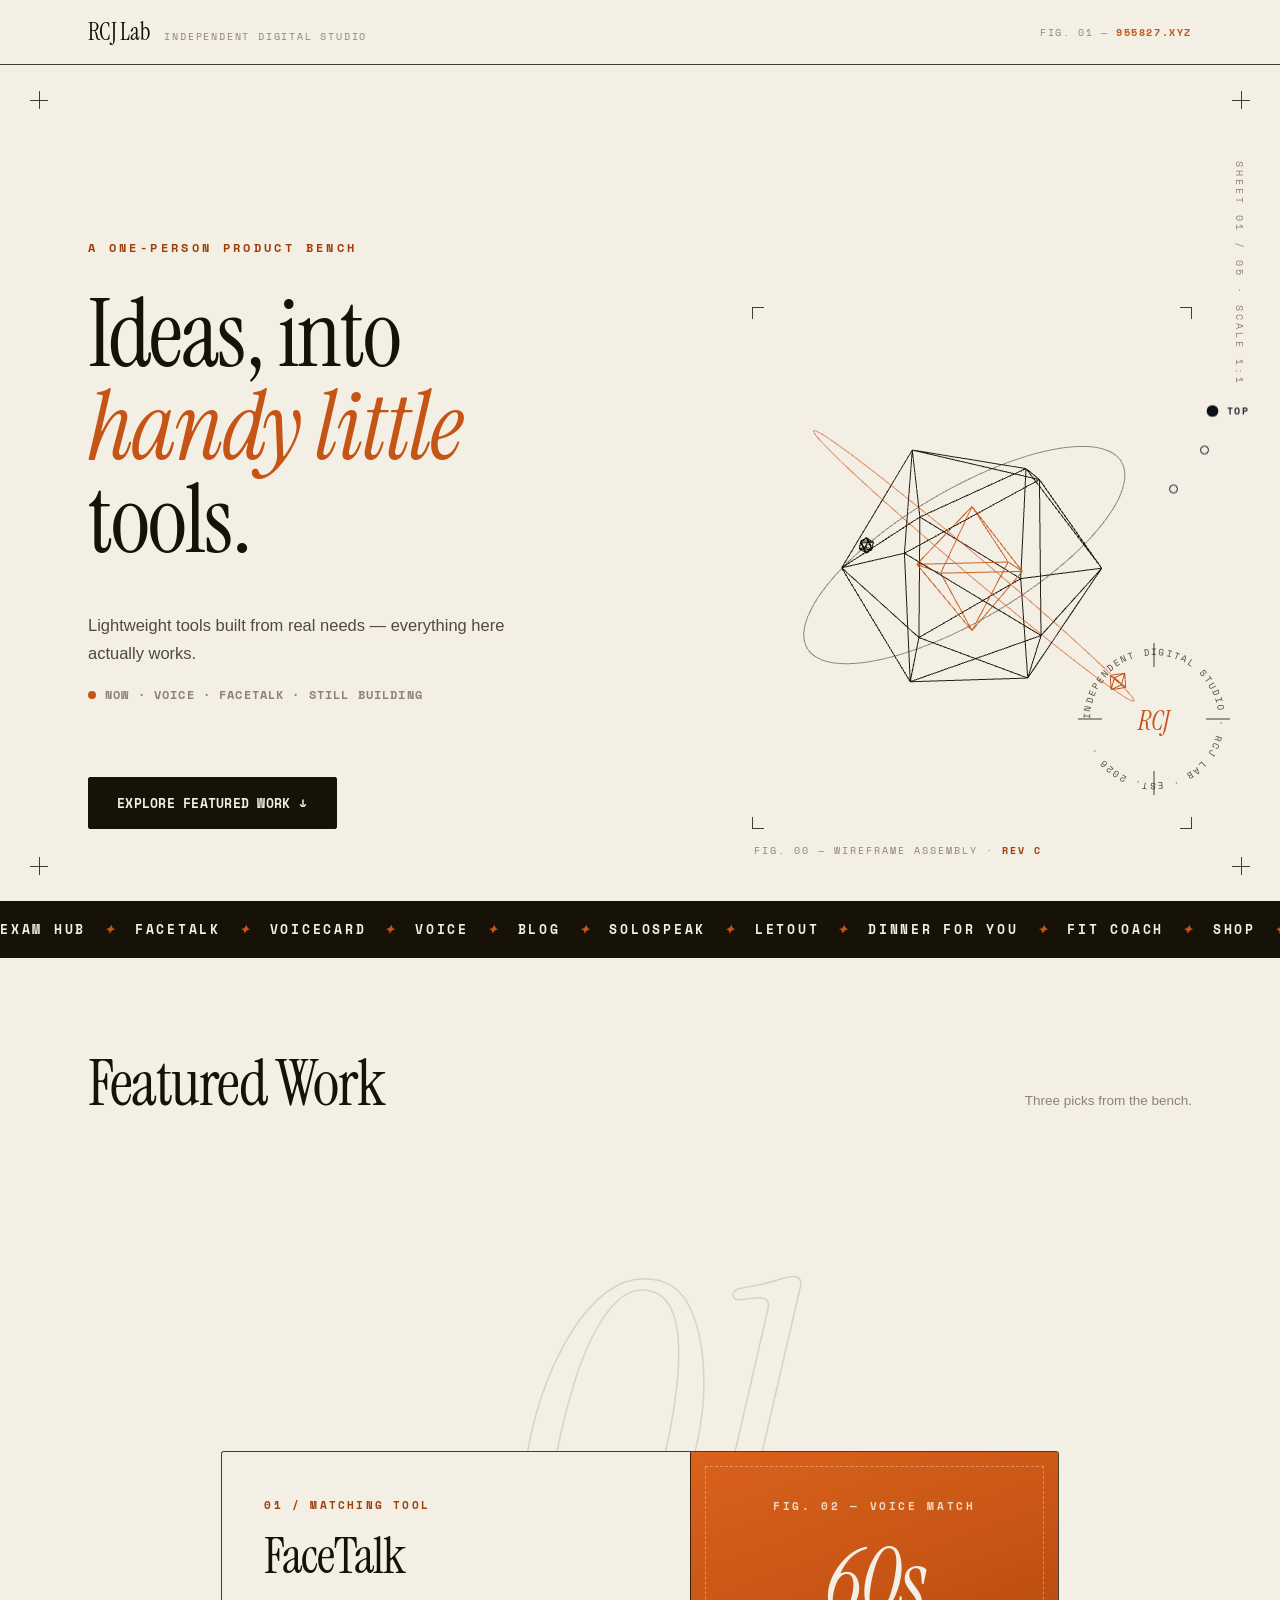
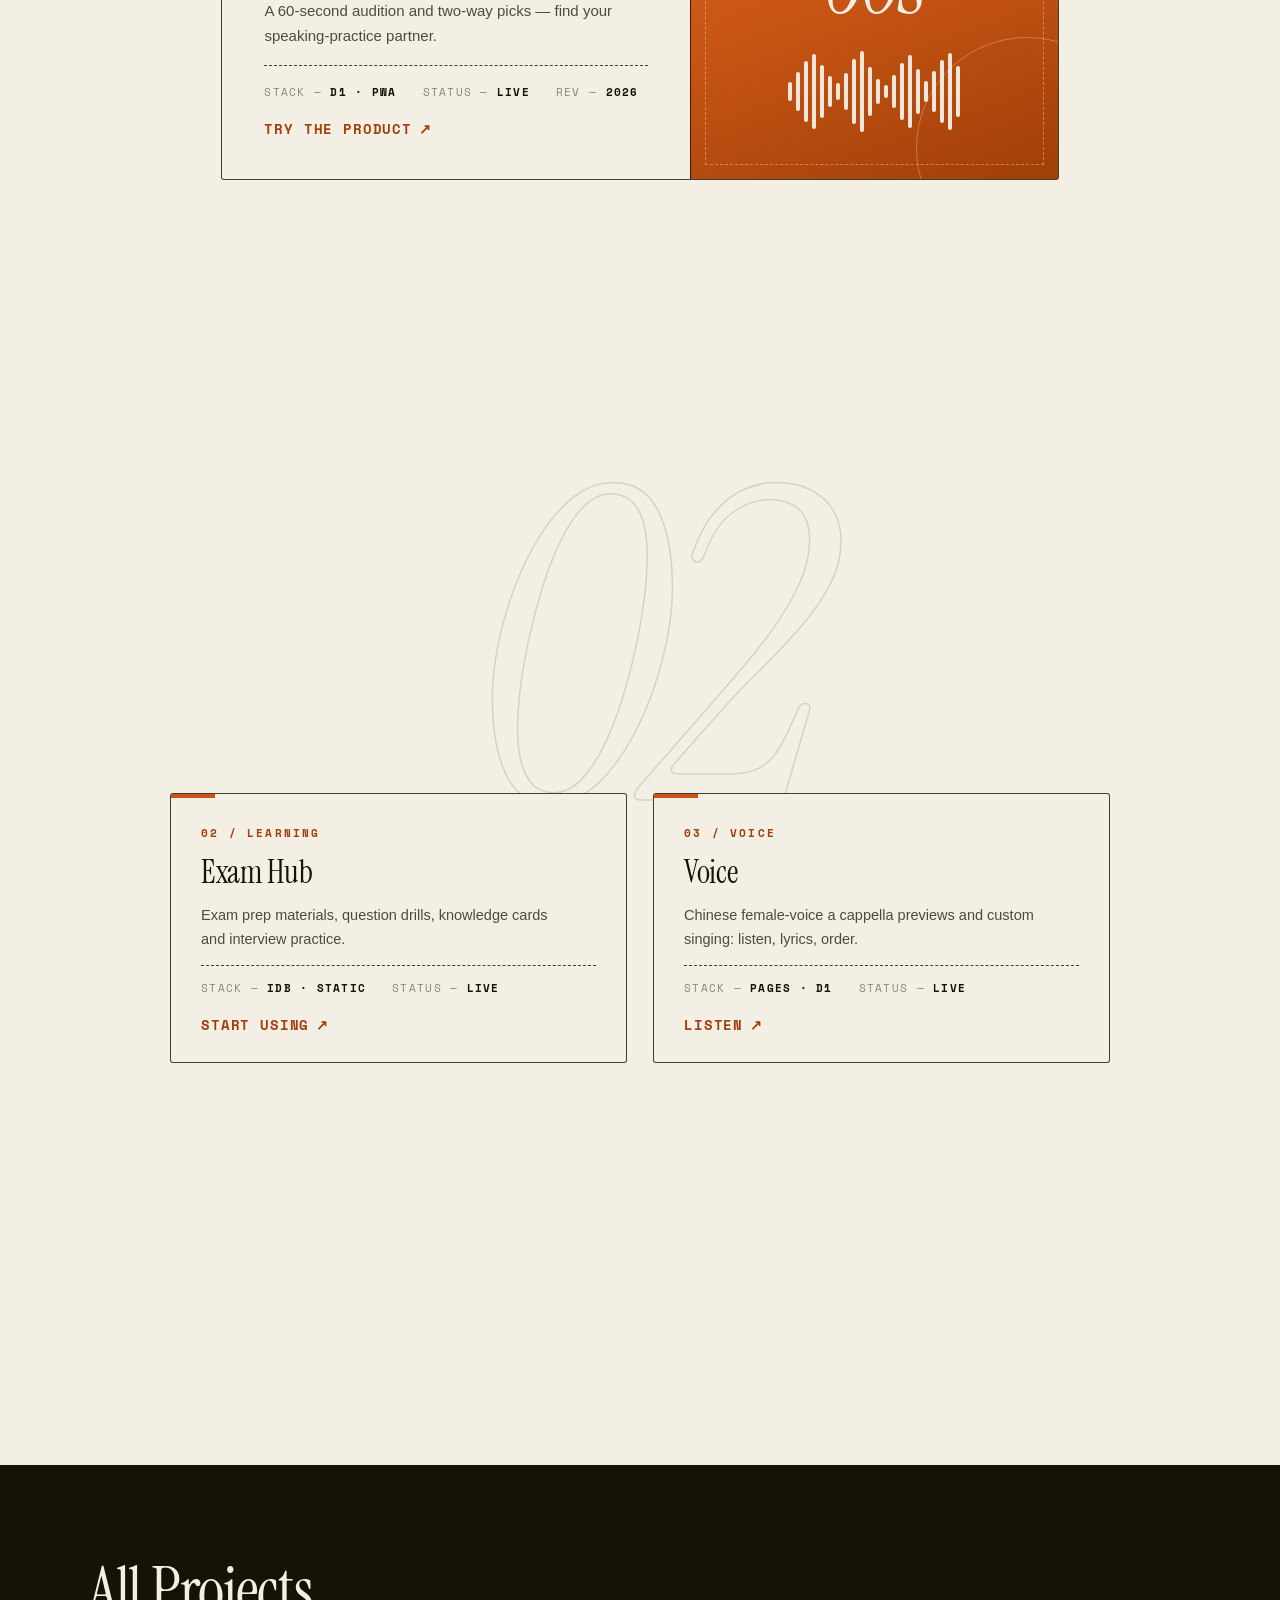
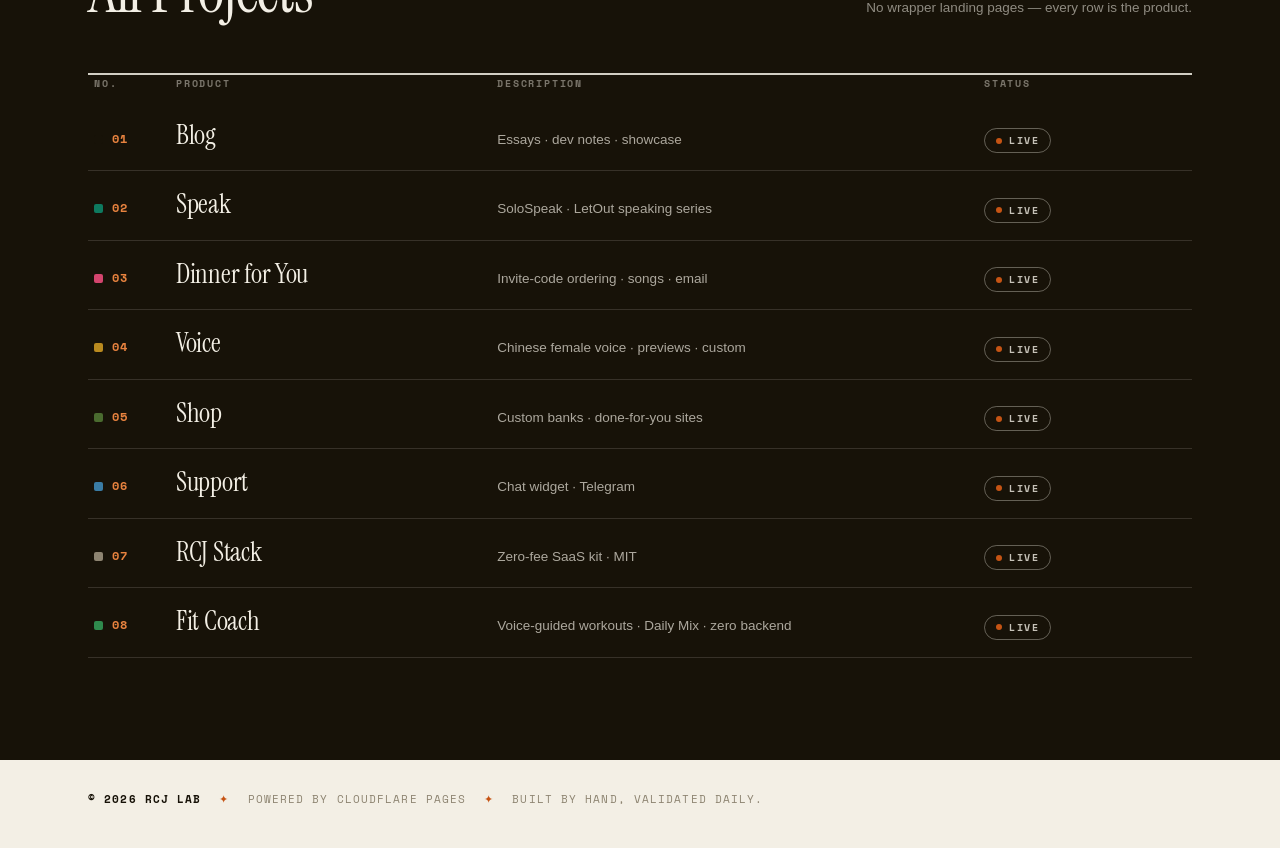
<file: index.html>
<!DOCTYPE html>
<html lang="en">
<head>
  <meta charset="UTF-8" />
  <meta name="viewport" content="width=device-width, initial-scale=1.0" />
  <meta name="theme-color" content="#f3efe5" />
  <meta name="baidu-site-verification" content="codeva-40LTzpn5C7" />
  <meta name="bytedance-verification-code" content="Mkh+s4SDJ3anPs13BmdV" />
  <title>RCJ Lab · Independent Digital Studio</title>
  <link rel="canonical" href="https://955827.xyz/" />
  <meta name="description" content="RCJ Lab — an independent digital studio turning ideas into handy little tools. Exam prep, speaking, voice, content & life — eleven real products, served fast." />
  <!-- Open Graph / 社交分享 -->
  <meta property="og:type" content="website" />
  <meta property="og:site_name" content="RCJ Lab" />
  <meta property="og:title" content="RCJ Lab · Independent Digital Studio" />
  <meta property="og:description" content="An independent digital studio turning ideas into handy little tools. Exam prep, speaking, voice, content & life — eleven real products, served fast." />
  <meta property="og:url" content="https://955827.xyz/" />
  <meta name="twitter:card" content="summary_large_image" />
  <meta name="twitter:title" content="RCJ Lab · Independent Digital Studio" />
  <meta name="twitter:description" content="An independent digital studio turning ideas into handy little tools. Exam prep, speaking, voice, content & life — eleven real products, served fast." />
  <meta property="og:image" content="https://955827.xyz/assets/og-cover.png" />
  <meta name="twitter:image" content="https://955827.xyz/assets/og-cover.png" />
  <script type="application/ld+json">
  {
    "@context": "https://schema.org",
    "@type": "WebSite",
    "name": "RCJ Lab",
    "url": "https://955827.xyz/",
    "description": "RCJ Lab — an independent digital studio turning ideas into handy little tools.",
    "author": {
      "@type": "Person",
      "name": "RCJ9527"
    }
  }
  </script>
  <link rel="icon" href="data:image/svg+xml,%3Csvg xmlns='http://www.w3.org/2000/svg' viewBox='0 0 64 64'%3E%3Crect width='64' height='64' rx='14' fill='%23f5b355'/%3E%3Ctext x='32' y='45' text-anchor='middle' font-family='system-ui' font-size='34' font-weight='800' fill='%2313101a'%3ER%3C/text%3E%3C/svg%3E" />
  <link rel="preload" href="assets/fonts/instrument-serif-400.woff2" as="font" type="font/woff2" crossorigin />
  <link rel="preload" href="assets/fonts/space-mono-700.woff2" as="font" type="font/woff2" crossorigin />
  <link rel="preload" href="assets/fonts/rcj-serif-sc-700.subset.woff2" as="font" type="font/woff2" crossorigin />
  <script>document.documentElement.classList.add('js');</script>
  <style>
    /* ============================================================
       RCJ Lab · 主站改版 2026-10-25 「Drafting Desk」
       纸面编辑排版 · 工程图纸标注语言 · 蓝晒图宣言区块
       字体：Instrument Serif（display）+ Space Mono（标注）+ 系统正文
       约束：首屏不依赖 JS；无大型图片/动画库；尊重 prefers-reduced-motion
       ============================================================ */
    /* 自托管显示/标注字体（latin 子集，共 ~76KB，零第三方请求）：
       Instrument Serif 做 display 标题，Space Mono 做图纸标注；zh/ja 标题回退 Noto Serif SC 子集 */
    @font-face {
      font-family: "Instrument Serif";
      src: url("assets/fonts/instrument-serif-400.woff2") format("woff2");
      font-weight: 400; font-style: normal; font-display: swap;
    }
    @font-face {
      font-family: "Instrument Serif";
      src: url("assets/fonts/instrument-serif-400-italic.woff2") format("woff2");
      font-weight: 400; font-style: italic; font-display: swap;
    }
    @font-face {
      font-family: "Space Mono";
      src: url("assets/fonts/space-mono-400.woff2") format("woff2");
      font-weight: 400; font-style: normal; font-display: swap;
    }
    @font-face {
      font-family: "Space Mono";
      src: url("assets/fonts/space-mono-700.woff2") format("woff2");
      font-weight: 700; font-style: normal; font-display: swap;
    }
    /* 自托管 Noto Serif SC 700 子集：zh/ja 标题回退用 */
    @font-face {
      font-family: "Noto Serif SC";
      src: url("assets/fonts/rcj-serif-sc-700.subset.woff2") format("woff2");
      font-weight: 700;
      font-style: normal;
      font-display: swap;
    }
    :root {
      --paper: #f3efe5;
      --paper-2: #ebe5d6;
      --ink: #171208;
      --ink-2: #514a3b;
      --ink-3: #8d8471;
      --line: rgba(23, 18, 8, .16);
      --line-strong: rgba(23, 18, 8, .8);
      --accent: #c65414;
      --accent-deep: #a03f08;
      --accent-soft: rgba(198, 84, 20, .08);
      --blueprint: #1a3591;
      --blueprint-deep: #142a75;
      --bp-ink: #eef2ff;
      --bp-line: rgba(238, 242, 255, .16);
      --serif: "Instrument Serif", Georgia, "Times New Roman", "Noto Serif SC", "Songti SC", "SimSun", serif;
      --mono: "Space Mono", ui-monospace, "SF Mono", "Cascadia Mono", Consolas, monospace;
      --sans: -apple-system, BlinkMacSystemFont, "Segoe UI", "PingFang SC", "Hiragino Sans GB", "Microsoft YaHei", "Noto Sans CJK SC", sans-serif;
      --maxw: 1160px;
    }
    * { box-sizing: border-box; margin: 0; padding: 0; }
    html { scroll-behavior: smooth; }
    @media (prefers-reduced-motion: reduce) { html { scroll-behavior: auto; } }
    body {
      font-family: var(--sans);
      background: var(--paper);
      color: var(--ink);
      font-size: 16px;
      line-height: 1.7;
      -webkit-font-smoothing: antialiased;
      text-rendering: optimizeLegibility;
    }
    a { color: inherit; text-decoration: none; }
    a:focus-visible, button:focus-visible { outline: 2px solid var(--accent); outline-offset: 3px; }
    ::selection { background: var(--ink); color: var(--paper); }
    .container { max-width: var(--maxw); margin: 0 auto; padding: 0 28px; }
    main { position: relative; z-index: 1; }
    section[id] { scroll-margin-top: 76px; }

    /* ---------- 顶部导航 ---------- */
    .site-header {
      position: sticky; top: 0; z-index: 50;
      background: rgba(243, 239, 229, .88);
      -webkit-backdrop-filter: blur(8px);
      backdrop-filter: blur(8px);
      border-bottom: 1px solid var(--line-strong);
    }
    .header-inner { display: flex; align-items: center; gap: 20px; min-height: 64px; }
    .wordmark { display: flex; align-items: baseline; gap: 14px; }
    .wm-name { font-family: var(--serif); font-size: 24px; font-weight: 400; letter-spacing: -.01em; }
    .wm-sub { font-family: var(--mono); font-size: 10px; letter-spacing: .18em; color: var(--ink-3); text-transform: uppercase; }
    .header-reg { margin-left: auto; font-family: var(--mono); font-size: 10px; letter-spacing: .16em; color: var(--ink-3); }
    .header-reg b { color: var(--accent); font-weight: 700; }

    /* ---------- 通用排版件 ---------- */
    .mono-tag {
      display: inline-flex; align-items: center; gap: 10px;
      font-family: var(--mono); font-size: 11px; font-weight: 700;
      letter-spacing: .2em; text-transform: uppercase; color: var(--accent-deep);
    }
    .mono-tag::before { content: ""; width: 26px; height: 2px; background: var(--accent); }

    /* ---------- Hero（图纸桌 · 不对称左对齐 + 定位十字 + 旋转印章） ---------- */
    .hero {
      position: relative; overflow: hidden;
      min-height: calc(100vh - 64px);
      display: flex; align-items: flex-end;
      padding: 96px 0 72px;
    }
    /* 图纸定位十字（四角 registration marks） */
    .reg { position: absolute; width: 18px; height: 18px; pointer-events: none; }
    .reg::before, .reg::after { content: ""; position: absolute; background: var(--line-strong); }
    .reg::before { left: 50%; top: 0; width: 1px; height: 100%; }
    .reg::after { top: 50%; left: 0; height: 1px; width: 100%; }
    .reg.tl { top: 26px; left: 30px; } .reg.tr { top: 26px; right: 30px; }
    .reg.bl { bottom: 26px; left: 30px; } .reg.br { bottom: 26px; right: 30px; }
    .hero-inner { position: relative; z-index: 2; width: 100%; }
    .hero-eyebrow { font-family: var(--mono); font-size: 12px; font-weight: 700; letter-spacing: .28em; color: var(--accent-deep); text-transform: uppercase; }
    .hero-title {
      margin-top: 30px;
      font-family: var(--serif); font-weight: 400;
      font-size: clamp(3.2rem, 9.2vw, 8.6rem);
      line-height: .98; letter-spacing: -.02em;
      max-width: 12em;
    }
    .hero-title em { font-style: italic; color: var(--accent); }
    html[lang="zh-CN"] .hero-title em, html[lang="ja"] .hero-title em { font-style: normal; }
    .hero-foot { display: flex; align-items: flex-end; justify-content: space-between; gap: 40px; margin-top: 44px; flex-wrap: wrap; }
    .hero-sub { max-width: 46ch; color: var(--ink-2); font-size: 16.5px; }
    .hero-now {
      margin-top: 18px; display: inline-flex; align-items: center; gap: 9px;
      font-family: var(--mono); font-size: 11.5px; font-weight: 700; letter-spacing: .1em; text-transform: uppercase; color: var(--ink-3);
    }
    .live-dot { width: 8px; height: 8px; border-radius: 50%; background: var(--accent); animation: live-pulse 2.4s ease-in-out infinite; }
    @keyframes live-pulse { 0%, 100% { box-shadow: 0 0 0 0 rgba(198, 84, 20, .45); } 50% { box-shadow: 0 0 0 7px rgba(198, 84, 20, 0); } }
    @media (prefers-reduced-motion: reduce) { .live-dot { animation: none; } }
    .hero-ctas { display: flex; gap: 14px; margin-top: 30px; flex-wrap: wrap; }
    .btn {
      position: relative; display: inline-flex; align-items: center; gap: 9px;
      padding: 14px 28px; border-radius: 2px; font-weight: 700;
      font-family: var(--mono); font-size: 13px; letter-spacing: .02em; text-transform: uppercase;
      border: 1px solid var(--ink);
      transition: background .18s ease, color .18s ease, border-color .18s ease, transform .18s ease;
    }
    .btn-primary { background: var(--ink); color: var(--paper); }
    .btn-primary:hover { background: var(--accent); border-color: var(--accent); transform: translateY(-2px); }
    .btn-ghost { background: transparent; color: var(--ink); }
    .btn-ghost:hover { background: var(--ink); color: var(--paper); transform: translateY(-2px); }
    .btn .arr { display: inline-block; transition: transform .18s ease; }
    .btn:hover .arr { transform: translateX(4px); }
    /* 旋转圆章（SVG textPath，装饰） */
    .stamp {
      position: absolute; right: 40px; bottom: 96px; z-index: 1;
      width: 172px; height: 172px; pointer-events: none;
    }
    .stamp .ring { animation: spin 42s linear infinite; transform-origin: 50% 50%; }
    @keyframes spin { to { transform: rotate(360deg); } }
    @media (prefers-reduced-motion: reduce) { .stamp .ring { animation: none; } }
    .stamp text { font-family: var(--mono); font-size: 9.2px; letter-spacing: .16em; fill: var(--ink-2); }
    .stamp .core { font-family: var(--serif); font-style: italic; font-size: 26px; fill: var(--accent); letter-spacing: 0; }
    .stamp .cross { stroke: var(--line-strong); stroke-width: 1; }
    .hero-meta {
      position: absolute; top: 96px; right: 32px; z-index: 1;
      writing-mode: vertical-rl;
      font-family: var(--mono); font-size: 10px; letter-spacing: .3em; color: var(--ink-3); text-transform: uppercase;
    }
    /* Hero 入场编排：标题逐行升起（萤火虫式 stagger），其余元素依次浮现 */
    .hero-eyebrow, .hero-foot, .hero-ctas, .stamp, .hero-meta {
      opacity: 0; animation: heroRise .9s cubic-bezier(.22, 1.2, .36, 1) both;
    }
    .hero-eyebrow { animation-delay: .05s; }
    .hero-foot { animation-delay: .38s; }
    .hero-ctas { animation-delay: .52s; }
    .stamp { animation-delay: .66s; }
    .hero-meta { animation-delay: .72s; }
    .hero-title .line {
      display: inline-block; opacity: 0;
      animation: lineRise .95s cubic-bezier(.19, 1.08, .28, 1) both;
    }
    .hero-title .line:nth-of-type(1) { animation-delay: .14s; }
    .hero-title .line:nth-of-type(2) { animation-delay: .26s; }
    .hero-title .line:nth-of-type(3) { animation-delay: .38s; }
    @keyframes heroRise { from { opacity: 0; transform: translateY(22px); } to { opacity: 1; transform: translateY(0); } }
    @keyframes lineRise { from { opacity: 0; transform: translateY(46px) rotate(.5deg); } to { opacity: 1; transform: translateY(0) rotate(0); } }
    @media (prefers-reduced-motion: reduce) {
      .hero-eyebrow, .hero-foot, .hero-ctas, .stamp, .hero-meta { animation: none; opacity: 1; }
      .hero-title .line { animation: none; opacity: 1; transform: none; }
    }

    /* ---------- 跑马灯（产品索引条，CSS 无限滚动） ---------- */
    .marquee {
      background: var(--ink); color: var(--paper);
      overflow: hidden; white-space: nowrap;
      padding: 13px 0; border-top: 1px solid var(--ink); border-bottom: 1px solid var(--ink);
    }
    .marquee-track { display: inline-flex; animation: mq 26s linear infinite; }
    .marquee-track > span {
      font-family: var(--mono); font-size: 12.5px; font-weight: 700; letter-spacing: .22em; text-transform: uppercase;
      padding-right: .22em;
    }
    .marquee-track .sep { color: var(--accent); padding: 0 18px; }
    @keyframes mq { to { transform: translateX(-50%); } }
    @media (prefers-reduced-motion: reduce) { .marquee-track { animation: none; } }
    .marquee:hover .marquee-track { animation-play-state: paused; }

    /* ---------- 通用区块（顶部粗实线 = 图纸分幅线） ---------- */
    .section { padding: 92px 0 100px; border-top: 2px solid var(--ink); }
    .sec-head {
      display: flex; align-items: baseline; gap: 22px; flex-wrap: wrap;
      margin-bottom: 48px;
    }
    .sec-num { font-family: var(--mono); font-size: 13px; font-weight: 700; color: var(--accent-deep); letter-spacing: .1em; }
    .sec-title { font-family: var(--serif); font-weight: 400; font-size: clamp(2.4rem, 5vw, 4.2rem); letter-spacing: -.02em; line-height: 1.05; }
    .sec-sub { margin-left: auto; color: var(--ink-3); font-size: 13.5px; max-width: 30em; text-align: right; }

    /* ---------- 精选作品（规格卡） ---------- */
    .feature-card {
      display: grid; grid-template-columns: 1.12fr .88fr;
      background: var(--paper); border: 1px solid var(--line-strong); border-radius: 3px;
      transition: transform .22s ease, box-shadow .22s ease;
      position: relative;
    }
    .feature-card::after {
      content: "↗"; position: absolute; top: 14px; right: 16px; z-index: 3;
      font-family: var(--mono); font-size: 18px; color: var(--paper);
      opacity: 0; transform: translate(-6px, 6px); transition: opacity .2s ease, transform .2s ease;
    }
    .feature-card:hover { transform: translateY(-4px); box-shadow: 8px 8px 0 var(--ink); }
    .feature-card:hover::after { opacity: 1; transform: translate(0, 0); }
    @media (hover: none) { .feature-card:hover { transform: none; box-shadow: none; } }
    .feature-info { padding: 44px 42px 38px; display: flex; flex-direction: column; align-items: flex-start; gap: 16px; }
    .feature-tag { font-family: var(--mono); font-size: 11px; font-weight: 700; letter-spacing: .2em; color: var(--accent-deep); text-transform: uppercase; }
    .feature-name { font-family: var(--serif); font-weight: 400; font-size: clamp(2.4rem, 4vw, 3.8rem); letter-spacing: -.02em; line-height: 1; }
    .feature-desc { color: var(--ink-2); font-size: 15px; max-width: 46ch; }
    .feature-spec {
      margin-top: auto; padding-top: 18px; width: 100%;
      border-top: 1px dashed var(--line-strong);
      display: flex; gap: 26px; flex-wrap: wrap;
      font-family: var(--mono); font-size: 10.5px; letter-spacing: .12em; text-transform: uppercase; color: var(--ink-3);
    }
    .feature-spec b { color: var(--ink); font-weight: 700; }
    .feature-cta { color: var(--accent-deep); font-weight: 700; font-size: 14px; font-family: var(--mono); letter-spacing: .06em; text-transform: uppercase; display: inline-flex; align-items: center; gap: 7px; }
    .feature-cta span:last-child { display: inline-block; transition: transform .18s ease; }
    .feature-card:hover .feature-cta span:last-child { transform: translateX(5px); }
    /* 主卡视觉区：信号橙底 + 声波（品牌记忆点） */
    .feature-visual {
      position: relative; overflow: hidden;
      background: linear-gradient(160deg, #d9621c 0%, var(--accent) 46%, var(--accent-deep) 100%);
      border-left: 1px solid var(--line-strong);
      display: flex; flex-direction: column; justify-content: center; align-items: center; gap: 22px; padding: 40px;
    }
    .feature-visual::before {
      content: ""; position: absolute; inset: 14px;
      border: 1px dashed rgba(243, 239, 229, .38); pointer-events: none;
    }
    .feature-visual::after {
      content: ""; position: absolute; width: 220px; height: 220px; border: 1px solid rgba(243, 239, 229, .3);
      border-radius: 50%; right: -80px; bottom: -80px;
    }
    .visual-label { font-family: var(--mono); font-size: 11px; font-weight: 700; letter-spacing: .24em; color: rgba(243, 239, 229, .85); text-transform: uppercase; }
    .visual-big { font-family: var(--serif); font-style: italic; font-size: clamp(4rem, 7vw, 6.4rem); color: var(--paper); line-height: 1; letter-spacing: -.02em; }
    .wave { display: flex; align-items: center; gap: 4px; height: 84px; }
    .wave i { width: 4px; border-radius: 2px; background: rgba(243, 239, 229, .95); transform-origin: center; animation: eq 1.7s ease-in-out infinite alternate; }
    .wave i:nth-child(3n) { animation-duration: 1.4s; animation-delay: -.3s; }
    .wave i:nth-child(3n+1) { animation-duration: 1.9s; animation-delay: -.8s; }
    .wave i:nth-child(3n+2) { animation-duration: 1.6s; animation-delay: -.5s; }
    @keyframes eq { from { transform: scaleY(.3); } to { transform: scaleY(1); } }
    @media (prefers-reduced-motion: reduce) { .wave i { animation: none; } }
    .feature-secondary { display: grid; grid-template-columns: repeat(2, 1fr); gap: 26px; margin-top: 26px; }
    .mini-card {
      position: relative; background: var(--paper);
      border: 1px solid var(--line-strong); border-radius: 3px;
      padding: 30px 30px 26px; display: flex; flex-direction: column; gap: 13px;
      transition: transform .22s ease, box-shadow .22s ease;
    }
    .mini-card:hover { transform: translateY(-4px); box-shadow: 8px 8px 0 var(--ink); }
    @media (hover: none) { .mini-card:hover { transform: none; box-shadow: none; } }
    .mini-card::before { content: ""; position: absolute; top: 0; left: 0; width: 44px; height: 4px; background: var(--accent); }
    .mini-name { font-family: var(--serif); font-weight: 400; font-size: 2rem; letter-spacing: -.01em; line-height: 1.05; }
    .mini-desc { color: var(--ink-2); font-size: 14.5px; max-width: 44ch; }
    .mini-card .feature-spec { margin-top: auto; padding-top: 14px; }
    .mini-card .feature-cta { margin-top: 2px; }

    /* ---------- 全部项目（BOM 索引表） ---------- */
    .bom { border-top: 2px solid var(--ink); }
    .bom-row {
      display: grid; grid-template-columns: 64px 1.1fr 1.7fr 150px 34px;
      align-items: baseline; gap: 18px;
      padding: 17px 6px; border-bottom: 1px solid var(--line);
      transition: background .16s ease, padding .16s ease;
      position: relative;
    }
    .bom-row:hover { background: var(--accent-soft); padding-left: 14px; }
    .bom-no { display: flex; align-items: center; gap: 9px; font-family: var(--mono); font-size: 12px; font-weight: 700; color: var(--accent-deep); letter-spacing: .08em; }
    .bom-no i { width: 9px; height: 9px; border-radius: 2px; background: var(--c, var(--accent)); flex: none; }
    .bom-name { font-family: var(--serif); font-size: 1.7rem; letter-spacing: -.01em; line-height: 1.15; }
    .bom-desc { color: var(--ink-2); font-size: 13.5px; }
    .bom-status {
      justify-self: start; display: inline-flex; align-items: center; gap: 7px;
      font-family: var(--mono); font-size: 10px; font-weight: 700; letter-spacing: .16em; text-transform: uppercase;
      border: 1px solid var(--line-strong); border-radius: 999px; padding: 3px 11px; color: var(--ink-2);
    }
    .bom-status i { width: 6px; height: 6px; border-radius: 50%; background: var(--accent); }
    .bom-arr { font-family: var(--mono); font-size: 15px; color: var(--ink); opacity: 0; transform: translateX(-8px); transition: opacity .18s ease, transform .18s ease; }
    .bom-row:hover .bom-arr { opacity: 1; transform: translateX(0); }
    .bom-head {
      display: grid; grid-template-columns: 64px 1.1fr 1.7fr 150px 34px; gap: 18px;
      padding: 0 6px 10px;
      font-family: var(--mono); font-size: 10px; font-weight: 700; letter-spacing: .18em; text-transform: uppercase; color: var(--ink-3);
    }

    /* ---------- 蓝晒图宣言（About） ---------- */
    .blueprint {
      position: relative; overflow: hidden;
      background:
        linear-gradient(var(--bp-line) 1px, transparent 1px),
        linear-gradient(90deg, var(--bp-line) 1px, transparent 1px),
        radial-gradient(120% 130% at 18% 8%, #21419e 0%, var(--blueprint) 44%, var(--blueprint-deep) 100%);
      background-size: 46px 46px, 46px 46px, 100% 100%;
      color: var(--bp-ink);
      border-radius: 3px;
      padding: 96px 64px 88px;
    }
    .bp-meta { position: absolute; font-family: var(--mono); font-size: 10px; letter-spacing: .2em; color: rgba(238, 242, 255, .62); text-transform: uppercase; }
    .bp-meta.tl { top: 20px; left: 24px; } .bp-meta.tr { top: 20px; right: 24px; }
    .bp-meta.bl { bottom: 20px; left: 24px; } .bp-meta.br { bottom: 20px; right: 24px; }
    .bp-eyebrow { font-family: var(--mono); font-size: 11px; font-weight: 700; letter-spacing: .26em; text-transform: uppercase; color: rgba(238, 242, 255, .78); }
    .bp-big {
      margin-top: 24px;
      font-family: var(--serif); font-weight: 400;
      font-size: clamp(2.2rem, 4.6vw, 4rem); line-height: 1.12; letter-spacing: -.015em;
      max-width: 22em;
    }
    .bp-big em { font-style: italic; color: #ffd78a; }
    .bp-body { margin-top: 20px; color: rgba(238, 242, 255, .82); font-size: 16px; max-width: 56ch; }
    .bp-tags { display: flex; gap: 12px; flex-wrap: wrap; margin-top: 32px; list-style: none; }
    .bp-tags li {
      font-family: var(--mono); font-size: 11.5px; font-weight: 700; letter-spacing: .14em; text-transform: uppercase;
      border: 1px solid rgba(238, 242, 255, .55); border-radius: 999px; padding: 8px 18px;
    }
    .bp-note { margin-top: 40px; font-family: var(--mono); font-size: 12px; letter-spacing: .08em; color: rgba(238, 242, 255, .66); }
    .bp-grid { display: grid; grid-template-columns: 1fr 1.08fr; gap: 56px; align-items: center; }
    .bp-map-label { font-family: var(--mono); font-size: 10px; letter-spacing: .22em; color: rgba(238, 242, 255, .62); text-transform: uppercase; margin-bottom: 16px; }
    .bp-map svg { width: 100%; height: auto; display: block; overflow: visible; }
    .bp-links line { stroke: rgba(238, 242, 255, .34); stroke-width: 1; }
    .bp-nodes a { cursor: pointer; }
    .bp-nodes a rect { fill: rgba(238, 242, 255, .06); stroke: rgba(238, 242, 255, .6); stroke-width: 1; transition: fill .18s ease, stroke .18s ease; }
    .bp-nodes a text { fill: rgba(238, 242, 255, .92); font-family: var(--mono); font-size: 11px; letter-spacing: .12em; }
    .bp-nodes a:hover rect, .bp-nodes a:focus-visible rect { fill: rgba(255, 215, 138, .16); stroke: #ffd78a; }
    .bp-nodes a:hover text, .bp-nodes a:focus-visible text { fill: #ffd78a; }
    .bp-core rect { fill: rgba(255, 215, 138, .13); stroke: #ffd78a; stroke-width: 1.5; }
    .bp-core text { fill: #ffd78a; font-family: var(--mono); font-size: 13px; font-weight: 700; letter-spacing: .2em; }

    /* ---------- 页脚（链接克制：0 链接） ---------- */
    .site-footer { border-top: 2px solid var(--ink); padding: 30px 0 40px; }
    .footer-inner { display: flex; align-items: center; gap: 18px; flex-wrap: wrap; font-family: var(--mono); font-size: 11px; letter-spacing: .1em; text-transform: uppercase; color: var(--ink-3); }
    .footer-brand { font-weight: 700; color: var(--ink); }
    .footer-inner .sep { color: var(--accent); }

    /* ---------- 滚动显现（萤火虫式：位移更大、缓动带轻微回弹，同容器错峰） ---------- */
    html.js .reveal { opacity: 0; transform: translateY(26px); transition: opacity .75s cubic-bezier(.2, 1, .3, 1), transform .75s cubic-bezier(.2, 1, .3, 1); }
    html.js .reveal.is-visible { opacity: 1; transform: none; }
    @media (prefers-reduced-motion: reduce) {
      html.js .reveal { opacity: 1; transform: none; transition: none; }
      .feature-card:hover, .mini-card:hover, .btn:hover { transform: none; box-shadow: none; }
    }
    /* ---------- 顶栏滚动进度线 ---------- */
    .scroll-progress {
      position: absolute; left: 0; bottom: -2px; height: 2px; width: 100%;
      background: var(--accent); transform: scaleX(0); transform-origin: 0 50%;
      z-index: 60; pointer-events: none;
    }

    /* ---------- 智能顶栏：下滑隐藏、上滑浮现（特斯拉式沉浸） ---------- */
    .site-header { transition: transform .32s ease; will-change: transform; }
    .site-header.is-hidden { transform: translateY(-100%); }
    @media (prefers-reduced-motion: reduce) { .site-header { transition: none; } }

    /* ---------- 侧边点导航（difference 混合，明暗底自适应） ---------- */
    .dot-nav {
      position: fixed; right: 26px; top: 50%; z-index: 45;
      transform: translateY(-50%);
      display: flex; flex-direction: column; gap: 14px;
      mix-blend-mode: difference;
    }
    .dot-nav a { display: flex; flex-direction: row-reverse; align-items: center; gap: 10px; padding: 4px; }
    .dot-nav a i {
      width: 9px; height: 9px; border-radius: 50%; flex: none;
      border: 1.5px solid #fff;
      transition: background .2s ease, transform .2s ease;
    }
    .dot-nav .dot-label {
      font-family: var(--mono); font-size: 10px; font-weight: 700; letter-spacing: .18em; text-transform: uppercase; color: #fff;
      opacity: 0; transform: translateX(6px);
      transition: opacity .2s ease, transform .2s ease;
    }
    .dot-nav a:hover .dot-label, .dot-nav a:focus-visible .dot-label, .dot-nav a.active .dot-label { opacity: .9; transform: translateX(0); }
    .dot-nav a.active i { background: #fff; transform: scale(1.3); }
    @media (max-width: 1100px) { .dot-nav { display: none; } }
    @media (prefers-reduced-motion: reduce) { .dot-nav a i, .dot-nav .dot-label { transition: none; } }

    /* ---------- #projects 深色索引带：明暗交替的电影感节奏 ---------- */
    #projects { background: var(--ink); color: var(--paper); border-top: 0; }
    #projects .sec-num { color: #e8833f; }
    #projects .sec-sub { color: rgba(243, 239, 229, .55); }
    #projects .bom { border-top-color: rgba(243, 239, 229, .85); }
    #projects .bom-head { color: rgba(243, 239, 229, .45); }
    #projects .bom-row { border-bottom-color: rgba(243, 239, 229, .14); }
    #projects .bom-row:hover { background: rgba(198, 84, 20, .25); }
    #projects .bom-no { color: #e8833f; }
    #projects .bom-desc { color: rgba(243, 239, 229, .68); }
    #projects .bom-status { border-color: rgba(243, 239, 229, .35); color: rgba(243, 239, 229, .8); }
    #projects .bom-arr { color: var(--paper); }

    /* ---------- 分幕滚动叙事（#work 特斯拉式） ---------- */
    .act {
      position: relative; overflow: hidden;
      display: flex; align-items: center; justify-content: center;
      padding: 40px 0;
    }
    .act-num {
      position: absolute; top: 50%; left: 50%; z-index: 0;
      transform: translate(-50%, calc(-50% + var(--py, 0px)));
      font-family: var(--serif); font-style: italic;
      font-size: clamp(9rem, 34vw, 30rem); line-height: 1; letter-spacing: -.04em;
      color: transparent; -webkit-text-stroke: 1.5px rgba(23, 18, 8, .13);
      pointer-events: none; user-select: none;
    }
    .act > .feature-card, .act > .feature-secondary { position: relative; z-index: 1; }
    .act .feature-secondary { width: 100%; max-width: 940px; }
    @media (min-width: 901px) {
      .act { min-height: 100vh; min-height: 100svh; padding: 56px 0; }
    }

    /* ---------- Hero 3D 舞台（桌面双栏：左文案右制图台） ---------- */
    .hero-stage { display: none; }
    html.js .hero-stage { opacity: 0; transition: opacity .9s ease .2s; }
    html.js .hero-stage.on { opacity: 1; }
    .stage-tick { position: absolute; width: 12px; height: 12px; border: 0 solid var(--line-strong); pointer-events: none; }
    .stage-tick.a { top: 0; left: 0; border-top-width: 1px; border-left-width: 1px; }
    .stage-tick.b { top: 0; right: 0; border-top-width: 1px; border-right-width: 1px; }
    .stage-tick.c { bottom: 0; left: 0; border-bottom-width: 1px; border-left-width: 1px; }
    .stage-tick.d { bottom: 0; right: 0; border-bottom-width: 1px; border-right-width: 1px; }
    .stage-label {
      position: absolute; left: 2px; bottom: -30px;
      font-family: var(--mono); font-size: 10px; letter-spacing: .2em;
      color: var(--ink-3); text-transform: uppercase; white-space: nowrap;
    }
    .stage-label b { color: var(--accent-deep); font-weight: 700; }
    .stage-fallback { display: none; position: absolute; inset: 6%; width: 88%; height: 88%; }
    .hero-stage.no3d canvas, html:not(.js) .hero-stage canvas { display: none; }
    .hero-stage.no3d .stage-fallback, html:not(.js) .stage-fallback { display: block; }
    html:not(.js) .hero-stage { opacity: 1; }
    @media (min-width: 1101px) {
      .hero { align-items: stretch; }
      .hero-inner {
        display: grid; grid-template-columns: minmax(0, 7fr) minmax(0, 5fr);
        gap: 48px; align-items: end;
      }
      .hero-title { font-size: clamp(2.9rem, 7.4vw, 6.2rem); }
      .hero-stage {
        display: block; position: relative;
        height: clamp(420px, 58vh, 620px); align-self: end;
      }
      .hero-stage canvas { position: absolute; inset: 0; width: 100%; height: 100%; display: block; }
      .stamp { z-index: 3; }
    }
    @media (prefers-reduced-motion: reduce) {
      html.js .hero-stage { transition: none; opacity: 1; }
    }

    /* ---------- 蓝图描线（JS 进入视口后逐条画出 + 节点点亮） ---------- */
    html.js .bp-map svg.bp-armed .bp-links line {
      stroke-dasharray: 1; stroke-dashoffset: 1;
      transition: stroke-dashoffset .85s cubic-bezier(.4, 0, .2, 1);
    }
    html.js .bp-map svg.bp-drawn .bp-links line { stroke-dashoffset: 0; }
    html.js .bp-map svg.bp-armed .bp-nodes a {
      opacity: 0; transform: translateY(7px) scale(.93);
      transform-box: fill-box; transform-origin: center;
      transition: opacity .5s ease, transform .6s cubic-bezier(.2, 1, .3, 1);
    }
    html.js .bp-map svg.bp-drawn .bp-nodes a { opacity: 1; transform: none; }
    html.js .bp-map svg.bp-drawn .bp-core rect { animation: corePulse 3s ease-in-out 1.2s infinite; }
    @keyframes corePulse { 0%, 100% { stroke-opacity: 1; } 50% { stroke-opacity: .35; } }
    @media (prefers-reduced-motion: reduce) {
      html.js .bp-map svg .bp-links line, html.js .bp-map svg .bp-nodes a {
        transition: none; opacity: 1; transform: none; stroke-dashoffset: 0; stroke-dasharray: none;
      }
      html.js .bp-map svg .bp-core rect { animation: none; }
    }

    /* ---------- 响应式 ---------- */
    @media (max-width: 980px) {
      .bom-head { grid-template-columns: 44px 1.1fr 1.4fr 34px; }
      .bom-head .h-status { display: none; }
      .bom-row { grid-template-columns: 44px 1.1fr 1.4fr 34px; }
      .bom-status { display: none; }
      .stamp { width: 130px; height: 130px; right: 26px; bottom: 80px; }
      .blueprint { padding: 72px 40px 64px; }
      .bp-grid { grid-template-columns: 1fr; gap: 44px; }
    }
    @media (max-width: 900px) {
      .feature-card { grid-template-columns: 1fr; }
      .feature-visual { border-left: 0; border-top: 1px solid var(--line-strong); padding: 30px; min-height: 240px; }
      .feature-secondary { grid-template-columns: 1fr; }
      .sec-sub { margin-left: 0; text-align: left; }
      .hero-meta { display: none; }
    }
    @media (max-width: 640px) {
      .container { padding: 0 20px; }
      .header-inner { min-height: 56px; }
      .wm-sub { display: none; }
      .header-reg { display: none; }
      .hero { padding: 64px 0 56px; min-height: auto; }
      .reg.tl, .reg.tr { top: 16px; } .reg.bl, .reg.br { bottom: 16px; }
      .reg.tl, .reg.bl { left: 18px; } .reg.tr, .reg.br { right: 18px; }
      .stamp { display: none; }
      .hero-foot { margin-top: 32px; }
      .section { padding: 60px 0 64px; }
      .sec-head { margin-bottom: 32px; }
      .feature-info { padding: 28px 24px 24px; }
      .bom-head { grid-template-columns: 34px 1fr 34px; }
      .bom-head .h-desc { display: none; }
      .bom-row { grid-template-columns: 34px 1fr 34px; row-gap: 4px; }
      .bom-desc { grid-column: 2; grid-row: 2; }
      .bom-name { font-size: 1.35rem; }
      .blueprint { padding: 56px 24px 52px; }
      .bp-meta.tr, .bp-meta.bl { display: none; }
      .hero-ctas { flex-direction: column; align-items: stretch; }
      .btn { justify-content: center; }
      .site-footer { padding: 24px 0 32px; }
    }
    @media (min-width: 1440px) {
      :root { --maxw: 1260px; }
      .section { padding: 108px 0 116px; }
      .blueprint { padding: 112px 72px 100px; }
    }
  </style>
  <noscript>
    <style>html.js .reveal { opacity: 1 !important; transform: none !important; }</style>
  </noscript>
</head>
<body>
  <!-- ============== 顶部导航 ============== -->
  <header class="site-header">
    <div class="container header-inner">
      <a class="wordmark" href="/" aria-label="RCJ Lab">
        <span class="wm-name">RCJ Lab</span>
        <span class="wm-sub">Independent Digital Studio</span>
      </a>
      <span class="header-reg" aria-hidden="true">FIG. 01 — <b>955827.XYZ</b></span>
    </div>
    <span class="scroll-progress" id="scrollProgress" aria-hidden="true"></span>
  </header>

  <!-- 侧边点导航：Top / Work / Projects / Lab -->
  <nav class="dot-nav" aria-label="Page sections">
    <a href="#top"><span class="dot-label">Top</span><i aria-hidden="true"></i></a>
    <a href="#work"><span class="dot-label">Work</span><i aria-hidden="true"></i></a>
    <a href="#projects"><span class="dot-label">Projects</span><i aria-hidden="true"></i></a>
  </nav>

  <!-- ============== Hero：图纸桌 ============== -->
  <section class="hero" id="top">
    <span class="reg tl" aria-hidden="true"></span>
    <span class="reg tr" aria-hidden="true"></span>
    <span class="reg bl" aria-hidden="true"></span>
    <span class="reg br" aria-hidden="true"></span>
    <p class="hero-meta" aria-hidden="true">SHEET 01 / 05 · SCALE 1:1</p>

    <div class="container hero-inner">
      <div class="hero-copy">
        <p class="hero-eyebrow" data-i18n="heroEyebrow">A one-person product bench</p>
        <h1 class="hero-title" data-i18n="heroTitle"><span class="line">Ideas, into</span><br><span class="line"><em>handy little</em></span><br><span class="line">tools.</span></h1>
        <div class="hero-foot">
          <div>
            <p class="hero-sub" data-i18n="heroSub">Lightweight tools built from real needs — everything here actually works.</p>
            <p class="hero-now"><span class="live-dot" aria-hidden="true"></span><span data-i18n="heroNow">NOW · Voice · FaceTalk · still building</span></p>
          </div>
          <div class="hero-ctas">
            <a class="btn btn-primary" href="#work"><span data-i18n="ctaWork">Explore featured work</span><span class="arr" aria-hidden="true">↓</span></a>
          </div>
        </div>
      </div>

      <!-- 3D 线框制图台：自托管 three.js，墨线装配体缓慢自转 + 鼠标视差；失败时回退静态 SVG -->
      <div class="hero-stage" id="heroStage" aria-hidden="true">
        <canvas id="hero3d"></canvas>
        <svg class="stage-fallback" viewBox="0 0 220 220">
          <g fill="none" stroke="#171208" stroke-width="1" opacity=".92">
            <polygon points="110,26 178,65 178,143 110,182 42,143 42,65" />
            <polygon points="110,52 156,78 156,130 110,156 64,130 64,78" />
            <line x1="110" y1="26" x2="110" y2="52" /><line x1="178" y1="65" x2="156" y2="78" />
            <line x1="178" y1="143" x2="156" y2="130" /><line x1="110" y1="182" x2="110" y2="156" />
            <line x1="42" y1="143" x2="64" y2="130" /><line x1="42" y1="65" x2="64" y2="78" />
          </g>
          <g fill="none" stroke="#c65414" stroke-width="1">
            <ellipse cx="110" cy="110" rx="96" ry="34" transform="rotate(-18 110 110)" />
            <ellipse cx="110" cy="110" rx="96" ry="34" transform="rotate(52 110 110)" opacity=".55" />
          </g>
        </svg>
        <span class="stage-tick a"></span><span class="stage-tick b"></span>
        <span class="stage-tick c"></span><span class="stage-tick d"></span>
        <p class="stage-label">FIG. 00 — WIREFRAME ASSEMBLY · <b>REV C</b></p>
      </div>
    </div>

    <!-- 旋转圆章：工作室印章 -->
    <svg class="stamp" viewBox="0 0 172 172" aria-hidden="true">
      <defs>
        <path id="stamp-circ" d="M86,86 m-64,0 a64,64 0 1,1 128,0 a64,64 0 1,1 -128,0" />
      </defs>
      <g class="ring">
        <text><textPath href="#stamp-circ">INDEPENDENT DIGITAL STUDIO · RCJ LAB · EST. 2026 ·&#160;</textPath></text>
      </g>
      <line class="cross" x1="86" y1="10" x2="86" y2="34" />
      <line class="cross" x1="86" y1="138" x2="86" y2="162" />
      <line class="cross" x1="10" y1="86" x2="34" y2="86" />
      <line class="cross" x1="138" y1="86" x2="162" y2="86" />
      <text class="core" x="86" y="97" text-anchor="middle">RCJ</text>
    </svg>
  </section>

  <!-- ============== 产品索引跑马灯 ============== -->
  <div class="marquee" aria-hidden="true">
    <div class="marquee-track">
      <span>Exam Hub<i class="sep">✦</i>FaceTalk<i class="sep">✦</i>Voicecard<i class="sep">✦</i>Voice<i class="sep">✦</i>Blog<i class="sep">✦</i>SoloSpeak<i class="sep">✦</i>LetOut<i class="sep">✦</i>Dinner for You<i class="sep">✦</i>Fit Coach<i class="sep">✦</i>Shop<i class="sep">✦</i>Support<i class="sep">✦</i>RCJ Stack<i class="sep">✦</i></span>
      <span>Exam Hub<i class="sep">✦</i>FaceTalk<i class="sep">✦</i>Voicecard<i class="sep">✦</i>Voice<i class="sep">✦</i>Blog<i class="sep">✦</i>SoloSpeak<i class="sep">✦</i>LetOut<i class="sep">✦</i>Dinner for You<i class="sep">✦</i>Fit Coach<i class="sep">✦</i>Shop<i class="sep">✦</i>Support<i class="sep">✦</i>RCJ Stack<i class="sep">✦</i></span>
    </div>
  </div>

  <main>
    <!-- ============== 01 · 精选作品 ============== -->
    <section class="section" id="work">
      <div class="container">
        <header class="sec-head reveal">
          <h2 class="sec-title" data-i18n="featTitle">Featured Work</h2>
          <p class="sec-sub" data-i18n="featSub">Three picks from the bench.</p>
        </header>

        <div class="acts">
        <!-- 幕 1 · FaceTalk 主卡 -->
        <div class="act">
          <span class="act-num" aria-hidden="true">01</span>
          <a class="feature-card reveal" href="https://facetalk.955827.xyz" target="_blank" rel="noopener">
          <div class="feature-info">
            <p class="feature-tag" data-i18n="ftTag">01 / Matching Tool</p>
            <h3 class="feature-name">FaceTalk</h3>
            <p class="feature-desc" data-i18n="ftDesc">A 60-second audition and two-way picks — find your speaking-practice partner.</p>
            <div class="feature-spec">
              <span>STACK — <b>D1 · PWA</b></span>
              <span>STATUS — <b>LIVE</b></span>
              <span>REV — <b>2026</b></span>
            </div>
            <span class="feature-cta"><span data-i18n="ftCta">Try the product</span><span aria-hidden="true">↗</span></span>
          </div>
          <div class="feature-visual" aria-hidden="true">
            <p class="visual-label">Fig. 02 — Voice Match</p>
            <p class="visual-big">60s</p>
            <div class="wave">
              <i style="height:22%"></i><i style="height:46%"></i><i style="height:72%"></i><i style="height:90%"></i><i style="height:64%"></i><i style="height:38%"></i><i style="height:20%"></i><i style="height:44%"></i><i style="height:78%"></i><i style="height:96%"></i><i style="height:58%"></i><i style="height:30%"></i><i style="height:16%"></i><i style="height:40%"></i><i style="height:68%"></i><i style="height:86%"></i><i style="height:54%"></i><i style="height:26%"></i><i style="height:48%"></i><i style="height:74%"></i><i style="height:92%"></i><i style="height:60%"></i>
            </div>
          </div>
        </a>
        </div><!-- /act 1 -->

        <!-- 幕 2 · Exam + Voice 双卡 -->
        <div class="act">
          <span class="act-num" aria-hidden="true">02</span>
          <div class="feature-secondary">
          <a class="mini-card reveal" href="https://exam.955827.xyz" target="_blank" rel="noopener">
            <p class="feature-tag" data-i18n="ehTag">02 / Learning</p>
            <h3 class="mini-name">Exam Hub</h3>
            <p class="mini-desc" data-i18n="ehDesc">Exam prep materials, question drills, knowledge cards and interview practice.</p>
            <div class="feature-spec">
              <span>STACK — <b>IDB · STATIC</b></span>
              <span>STATUS — <b>LIVE</b></span>
            </div>
            <span class="feature-cta"><span data-i18n="ehCta">Start using</span><span aria-hidden="true">↗</span></span>
          </a>
          <a class="mini-card reveal" href="https://voice.955827.xyz" target="_blank" rel="noopener">
            <p class="feature-tag" data-i18n="voTag">03 / Voice</p>
            <h3 class="mini-name">Voice</h3>
            <p class="mini-desc" data-i18n="voDesc">Chinese female-voice a cappella previews and custom singing: listen, lyrics, order.</p>
            <div class="feature-spec">
              <span>STACK — <b>PAGES · D1</b></span>
              <span>STATUS — <b>LIVE</b></span>
            </div>
            <span class="feature-cta"><span data-i18n="voCta">Listen</span><span aria-hidden="true">↗</span></span>
          </a>
          </div><!-- /feature-secondary -->
        </div><!-- /act 2 -->
        </div><!-- /acts -->
      </div>
    </section>

    <!-- ============== 02 · 全部项目（BOM 索引表） ============== -->
    <section class="section" id="projects">
      <div class="container">
        <header class="sec-head reveal">
          <h2 class="sec-title" data-i18n="allTitle">All Projects</h2>
          <p class="sec-sub" data-i18n="allSub">No wrapper landing pages — every row is the product.</p>
        </header>

        <div class="bom">
          <div class="bom-head reveal" aria-hidden="true">
            <span>No.</span><span>Product</span><span class="h-desc">Description</span><span class="h-status">Status</span><span></span>
          </div>
          <a class="bom-row reveal" href="https://blog.955827.xyz" target="_blank" rel="noopener">
            <span class="bom-no" style="--c:#171208"><i aria-hidden="true"></i>01</span>
            <span class="bom-name">Blog</span>
            <span class="bom-desc" data-i18n="pBlog">Essays · dev notes · showcase</span>
            <span class="bom-status"><i aria-hidden="true"></i>LIVE</span>
            <span class="bom-arr" aria-hidden="true">→</span>
          </a>
          <a class="bom-row reveal" href="https://speak.955827.xyz" target="_blank" rel="noopener">
            <span class="bom-no" style="--c:#0e7a5f"><i aria-hidden="true"></i>02</span>
            <span class="bom-name">Speak</span>
            <span class="bom-desc" data-i18n="pSpeak">SoloSpeak · LetOut speaking series</span>
            <span class="bom-status"><i aria-hidden="true"></i>LIVE</span>
            <span class="bom-arr" aria-hidden="true">→</span>
          </a>
          <a class="bom-row reveal" href="https://dinner.955827.xyz" target="_blank" rel="noopener">
            <span class="bom-no" style="--c:#d4456e"><i aria-hidden="true"></i>03</span>
            <span class="bom-name">Dinner for You</span>
            <span class="bom-desc" data-i18n="pDinner">Invite-code ordering · songs · email</span>
            <span class="bom-status"><i aria-hidden="true"></i>LIVE</span>
            <span class="bom-arr" aria-hidden="true">→</span>
          </a>
          <a class="bom-row reveal" href="https://voice.955827.xyz" target="_blank" rel="noopener">
            <span class="bom-no" style="--c:#b98a1f"><i aria-hidden="true"></i>04</span>
            <span class="bom-name">Voice</span>
            <span class="bom-desc" data-i18n="pVoice">Chinese female voice · previews · custom</span>
            <span class="bom-status"><i aria-hidden="true"></i>LIVE</span>
            <span class="bom-arr" aria-hidden="true">→</span>
          </a>
          <a class="bom-row reveal" href="https://shop.955827.xyz" target="_blank" rel="noopener">
            <span class="bom-no" style="--c:#4a6b2f"><i aria-hidden="true"></i>05</span>
            <span class="bom-name">Shop</span>
            <span class="bom-desc" data-i18n="pShop">Custom banks · done-for-you sites</span>
            <span class="bom-status"><i aria-hidden="true"></i>LIVE</span>
            <span class="bom-arr" aria-hidden="true">→</span>
          </a>
          <a class="bom-row reveal" href="https://support.955827.xyz" target="_blank" rel="noopener">
            <span class="bom-no" style="--c:#3a7ca5"><i aria-hidden="true"></i>06</span>
            <span class="bom-name">Support</span>
            <span class="bom-desc" data-i18n="pSupport">Chat widget · Telegram</span>
            <span class="bom-status"><i aria-hidden="true"></i>LIVE</span>
            <span class="bom-arr" aria-hidden="true">→</span>
          </a>
          <a class="bom-row reveal" href="https://rcj-stack-9xe.pages.dev" target="_blank" rel="noopener">
            <span class="bom-no" style="--c:#8d8471"><i aria-hidden="true"></i>07</span>
            <span class="bom-name">RCJ Stack</span>
            <span class="bom-desc" data-i18n="pStack">Zero-fee SaaS kit · MIT</span>
            <span class="bom-status"><i aria-hidden="true"></i>LIVE</span>
            <span class="bom-arr" aria-hidden="true">→</span>
          </a>
          <a class="bom-row reveal" href="https://fit.955827.xyz" target="_blank" rel="noopener">
            <span class="bom-no" style="--c:#2f8a4d"><i aria-hidden="true"></i>08</span>
            <span class="bom-name">Fit Coach</span>
            <span class="bom-desc" data-i18n="pFit">Voice-guided workouts · Daily Mix · zero backend</span>
            <span class="bom-status"><i aria-hidden="true"></i>LIVE</span>
            <span class="bom-arr" aria-hidden="true">→</span>
          </a>
        </div>
      </div>
    </section>

  </main>

  <!-- ============== 页脚（链接克制：0 链接） ============== -->
  <footer class="site-footer">
    <div class="container footer-inner">
      <span class="footer-brand">© 2026 RCJ Lab</span>
      <span class="sep" aria-hidden="true">✦</span>
      <span data-i18n="footerPowered">Powered by Cloudflare Pages</span>
      <span class="sep" aria-hidden="true">✦</span>
      <span data-i18n="footerNote">Built by hand, validated daily.</span>
    </div>
  </footer>

  <script defer src="assets/vendor/three.min.js"></script>
  <script>
  /* ============ 三语切换（zh / en / ja，单文件字典）+ 轻量滚动显现 ============ */
  (function () {
    'use strict';

    var REDUCED = window.matchMedia && window.matchMedia('(prefers-reduced-motion: reduce)').matches;
    var LANGS = ['en', 'zh', 'ja'];
    var DICT = {
      pageTitle: {
        zh: 'RCJ Lab · 把想法，做成顺手的小工具',
        en: 'RCJ Lab · Independent Digital Studio',
        ja: 'RCJ Lab · アイデアを手になじむツールに'
      },
      metaDesc: {
        zh: 'RCJ Lab 独立数字产品工作室：把想法做成顺手的小工具。备考、面试、声音、内容与生活——十一个真实产品，极速直达。',
        en: 'RCJ Lab — an independent digital studio turning ideas into handy little tools. Exam prep, speaking, voice, content & life — eleven real products, served fast.',
        ja: 'RCJ Lab 独立系デジタルスタジオ：アイデアを手になじむツールに。試験対策、スピーキング、ボイス、コンテンツ・生活——11 の本物のプロダクトを軽快に。'
      },
      heroEyebrow: {
        zh: '一个人的产品工作台',
        en: 'A one-person product bench',
        ja: 'ひとりのプロダクト工房'
      },
      heroTitle: {
        zh: '<span class="line">把想法，</span><br><span class="line">做成<em>顺手</em>的</span><br><span class="line">小工具。</span>',
        en: '<span class="line">Ideas, into</span><br><span class="line"><em>handy little</em></span><br><span class="line">tools.</span>',
        ja: '<span class="line">アイデアを、</span><br><span class="line"><em>手になじむ</em></span><br><span class="line">ツールに。</span>'
      },
      heroSub: {
        zh: '从真实需求出发，用代码与 AI 做出轻量的小工具——这里每一件都真的能用。',
        en: 'Lightweight tools built from real needs — everything here actually works.',
        ja: '実際のニーズから生まれた軽量ツール。ここにあるものは、どれも本当に動きます。'
      },
      heroNow: {
        zh: 'NOW · 声音定制 Voice · FaceTalk · 持续构建中',
        en: 'NOW · Voice · FaceTalk · still building',
        ja: 'NOW · Voice · FaceTalk · 構築中'
      },
      ctaWork: { zh: '探索精选作品', en: 'Explore featured work', ja: '注目作品を見る' },
      ctaLab: { zh: '了解 RCJ Lab', en: 'About RCJ Lab', ja: 'RCJ Lab について' },
      featTitle: { zh: '精选作品', en: 'Featured Work', ja: '注目作品' },
      featSub: {
        zh: '工作台上挑出三件，其余见索引表。',
        en: 'Three picks from the bench.',
        ja: '作業台から 3 つ厳選。'
      },
      ftTag: { zh: '01 / 匹配工具', en: '01 / Matching Tool', ja: '01 / マッチングツール' },
      ftDesc: {
        zh: '60 秒试音、双向互选——帮你找到合适的开口练习搭子。',
        en: 'A 60-second audition and two-way picks — find your speaking-practice partner.',
        ja: '60 秒のオーディションと相互マッチングで、話す練習の相手を見つける。'
      },
      ftCta: { zh: '体验产品', en: 'Try the product', ja: '使ってみる' },
      ehTag: { zh: '02 / 学习', en: '02 / Learning', ja: '02 / 学習' },
      ehDesc: {
        zh: '备考资料、题目练习、知识卡片与面试表达训练。',
        en: 'Exam prep materials, question drills, knowledge cards and interview practice.',
        ja: '試験対策資料、問題演習、知識カード、面接トレーニング。'
      },
      ehCta: { zh: '开始使用', en: 'Start using', ja: '使ってみる' },
      voTag: { zh: '03 / 声音', en: '03 / Voice', ja: '03 / ボイス' },
      voDesc: {
        zh: '华语女声清唱试听与声音定制：试听 + 歌词 + 下单。',
        en: 'Chinese female-voice a cappella previews and custom singing: listen, lyrics, order.',
        ja: '華語女性ボーカルのアカペラ試聴とカスタム歌唱：試聴 + 歌詞 + 注文。'
      },
      voCta: { zh: '试听声音', en: 'Listen', ja: '試聴する' },
      allTitle: { zh: '全部项目', en: 'All Projects', ja: '全プロダクト' },
      allSub: {
        zh: '没有套壳落地页——每行就是产品本身。',
        en: 'No wrapper landing pages — every row is the product.',
        ja: '包装ページなし——各行がそのままプロダクト。'
      },
      pExam: { zh: '题库 · 知识卡 · 面试 · 教程', en: 'Bank · cards · interview · tutorials', ja: '問題集 · 知識カード · 面接 · チュートリアル' },
      pFace: { zh: '60 秒试音 · 双向互选 · 阅后即焚', en: '60s audition · mutual match · burn after reading', ja: '60秒オーディション · 相互マッチ · 既読後消去' },
      pCard: { zh: '录一段语音，生成链接，贴进简历', en: 'Record a voice clip → link → resume', ja: '音声を録る → リンク生成 → 履歴書に添付' },
      pBlog: { zh: '随笔 · 开发笔记 · 作品橱窗', en: 'Essays · dev notes · showcase', ja: 'エッセイ · 開発メモ · 作品紹介' },
      pSpeak: { zh: 'SoloSpeak · LetOut 讲话系列', en: 'SoloSpeak · LetOut speaking series', ja: 'SoloSpeak · LetOut スピーチシリーズ' },
      pDinner: { zh: '邀请码点餐 · 录歌 · 双向邮件', en: 'Invite-code ordering · songs · email', ja: '招待コード注文 · 録音 · メール' },
      pVoice: { zh: '华语女声 · 清唱试听 · 声音定制', en: 'Chinese female voice · previews · custom', ja: '華語女性ボーカル · 試聴 · カスタム' },
      pShop: { zh: '定制题库 · 代建站服务', en: 'Custom banks · done-for-you sites', ja: 'カスタム問題集 · サイト代行' },
      pSupport: { zh: '聊天 widget · Telegram 通道', en: 'Chat widget · Telegram', ja: 'チャットウィジェット · Telegram' },
      pStack: { zh: '零月费 SaaS 套件 · MIT 开源', en: 'Zero-fee SaaS kit · MIT', ja: '月額ゼロ SaaS キット · MIT' },
      pFit: {
        zh: '语音教练健身 · 每日混合训练 · 纯本地零后端',
        en: 'Voice-guided workouts · Daily Mix · zero backend',
        ja: '音声コーチのワークアウト · デイリーミックス · ローカル完結'
      },
      labEyebrow: { zh: '宣言', en: 'Manifesto', ja: 'マニフェスト' },
      aboutBig: {
        zh: '小步构建，<em>持续验证。</em>',
        en: 'Build small. <em>Validate continuously.</em>',
        ja: '小さく作って、<em>継続的に検証。</em>'
      },
      aboutBody: {
        zh: '不是每个想法都需要成为一个大平台。先解决一个具体问题，再根据真实使用情况决定下一步。',
        en: 'Not every idea needs to become a platform. Solve one concrete problem first, then decide the next step from real usage.',
        ja: 'すべてのアイデアが大きなプラットフォームになる必要はない。まず具体的な問題をひとつ解決し、実際の使われ方から次の一歩を決める。'
      },
      aboutTag1: { zh: '独立构建', en: 'Independently built', ja: '自前で構築' },
      aboutTag2: { zh: '轻量迭代', en: 'Lightweight iteration', ja: '軽量な反復' },
      aboutTag3: { zh: '真实体验', en: 'Real experience', ja: '実際の体験' },
      siteNote: {
        zh: '这个站点本身就是其中一个实验。',
        en: 'This very site is one of the experiments.',
        ja: 'このサイト自体が、実験のひとつ。'
      },
      footerPowered: { zh: 'Powered by Cloudflare Pages', en: 'Powered by Cloudflare Pages', ja: 'Powered by Cloudflare Pages' },
      footerNote: { zh: '手工构建，每日验证。', en: 'Built by hand, validated daily.', ja: '手作りで、毎日検証。' }
    };

    function detect() {
      // 纯英文版本：固定 EN；中文（zh/ja）字典完整保留在 DICT 中，未来如需中文版，改这里即可
      return 'en';
    }

    function apply(l) {
      if (LANGS.indexOf(l) < 0) l = 'en';
      document.documentElement.setAttribute('lang', l === 'zh' ? 'zh-CN' : l);
      document.title = DICT.pageTitle[l];
      var md = document.querySelector('meta[name="description"]');
      if (md) md.setAttribute('content', DICT.metaDesc[l]);
      var nodes = document.querySelectorAll('[data-i18n]');
      for (var i = 0; i < nodes.length; i++) {
        var k = nodes[i].getAttribute('data-i18n');
        if (DICT[k] && DICT[k][l]) nodes[i].innerHTML = DICT[k][l];
      }
    }

    apply(detect());

    /* 轻量滚动显现：尊重 prefers-reduced-motion；无 IO 时全部显示 */
    function showAll() {
      var els = document.querySelectorAll('.reveal');
      for (var i = 0; i < els.length; i++) els[i].classList.add('is-visible');
    }
    if (window.matchMedia && window.matchMedia('(prefers-reduced-motion: reduce)').matches) {
      showAll();
    } else if ('IntersectionObserver' in window) {
      var io = new IntersectionObserver(function (entries) {
        entries.forEach(function (en) {
          if (en.isIntersecting) {
            /* 同容器内多个 reveal 依次错峰入场 */
            var sibs = en.target.parentElement.querySelectorAll(':scope > .reveal');
            var idx = Array.prototype.indexOf.call(sibs, en.target);
            en.target.style.transitionDelay = (Math.max(0, idx) * 0.09) + 's';
            en.target.classList.add('is-visible');
            io.unobserve(en.target);
          }
        });
      }, { threshold: 0.08, rootMargin: '0px 0px -40px 0px' });
      var reveals = document.querySelectorAll('.reveal');
      for (var r = 0; r < reveals.length; r++) io.observe(reveals[r]);
    } else {
      showAll();
    }

    /* ---------- 顶栏进度线 + 智能顶栏 + 分幕背景编号视差（单 rAF 滚动通道） ---------- */
    var progBar = document.getElementById('scrollProgress');
    var siteHeader = document.querySelector('.site-header');
    var actNums = document.querySelectorAll('.act-num');
    var scrollTicking = false;
    var lastY = 0;
    function onScrollFX() {
      scrollTicking = false;
      var doc = document.documentElement;
      var top = window.pageYOffset || doc.scrollTop || 0;
      if (progBar) {
        var max = doc.scrollHeight - doc.clientHeight;
        progBar.style.transform = 'scaleX(' + (max > 0 ? Math.min(1, top / max) : 0) + ')';
      }
      /* 下滑且过 160px 时收起顶栏，上滑或近顶部时浮现 */
      if (siteHeader) {
        if (top > 160 && top > lastY + 4) siteHeader.classList.add('is-hidden');
        else if (top < lastY - 4 || top <= 160) siteHeader.classList.remove('is-hidden');
      }
      lastY = top;
      if (!REDUCED && actNums.length) {
        var vh = window.innerHeight || 1;
        for (var i = 0; i < actNums.length; i++) {
          var box = actNums[i].getBoundingClientRect();
          var off = box.top + box.height / 2 - vh / 2;
          actNums[i].style.setProperty('--py', (-off * 0.12).toFixed(1) + 'px');
        }
      }
    }
    window.addEventListener('scroll', function () {
      if (!scrollTicking) { scrollTicking = true; window.requestAnimationFrame(onScrollFX); }
    }, { passive: true });
    onScrollFX();

    /* ---------- 蓝图描线：进入视口后逐条画出 + 节点错峰点亮 ---------- */
    (function () {
      var svg = document.querySelector('.bp-map svg');
      if (!svg || REDUCED || !('IntersectionObserver' in window)) return;
      var lines = svg.querySelectorAll('.bp-links line');
      var nodes = svg.querySelectorAll('.bp-nodes a');
      svg.classList.add('bp-armed');
      var io = new IntersectionObserver(function (entries) {
        for (var i = 0; i < entries.length; i++) {
          if (!entries[i].isIntersecting) continue;
          io.disconnect();
          for (var j = 0; j < lines.length; j++) lines[j].style.transitionDelay = (j * 90) + 'ms';
          for (var k = 0; k < nodes.length; k++) nodes[k].style.transitionDelay = (k * 90 + 420) + 'ms';
          svg.classList.add('bp-drawn');
          break;
        }
      }, { threshold: 0.35 });
      io.observe(svg);
    })();

    /* ---------- 侧边点导航：当前区块高亮（中带检测，滚动两向均生效） ---------- */
    (function () {
      var nav = document.querySelector('.dot-nav');
      if (!nav || !('IntersectionObserver' in window)) return;
      var links = nav.querySelectorAll('a');
      var byId = {};
      for (var i = 0; i < links.length; i++) {
        byId[links[i].getAttribute('href').slice(1)] = links[i];
      }
      var io = new IntersectionObserver(function (entries) {
        for (var i = 0; i < entries.length; i++) {
          if (!entries[i].isIntersecting) continue;
          var id = entries[i].target.id;
          for (var k in byId) byId[k].classList[k === id ? 'add' : 'remove']('active');
        }
      }, { rootMargin: '-45% 0px -45% 0px', threshold: 0 });
      for (var sid in byId) {
        var sec = document.getElementById(sid);
        if (sec) io.observe(sec);
      }
      if (byId.top) byId.top.classList.add('active');
    })();

    /* ---------- Three.js 线框制图台（自托管；THREE 缺失时回退静态 SVG） ---------- */
    function initHero3D() {
      var stage = document.getElementById('heroStage');
      if (!stage) return;
      var finish = function () { stage.classList.add('on'); };
      var canvas = document.getElementById('hero3d');
      var renderer = null;
      if (window.THREE && canvas) {
        try {
          renderer = new THREE.WebGLRenderer({ canvas: canvas, alpha: true, antialias: true });
        } catch (err) { renderer = null; }
      }
      if (!renderer) { stage.classList.add('no3d'); finish(); return; }

      renderer.setPixelRatio(Math.min(window.devicePixelRatio || 1, 2));
      var scene = new THREE.Scene();
      var camera = new THREE.PerspectiveCamera(40, 1, 0.1, 60);
      camera.position.set(0, 0.15, 8.2);

      var INK = 0x171208, ORANGE = 0xc65414;
      var root = new THREE.Group();
      var spin = new THREE.Group();
      root.add(spin);
      scene.add(root);

      function wire(geo, color, opacity) {
        return new THREE.LineSegments(
          new THREE.EdgesGeometry(geo),
          new THREE.LineBasicMaterial({ color: color, transparent: true, opacity: opacity })
        );
      }
      spin.add(wire(new THREE.IcosahedronGeometry(1.5, 0), INK, 0.95));
      spin.add(wire(new THREE.OctahedronGeometry(0.72, 0), ORANGE, 0.9));

      /* 轨道环：外层 holder 定倾角，环自身绕 z 自转 → 环上小实体沿轨道公转 */
      function makeOrbit(radius, color, opacity, tiltX, tiltY, satGeo, satColor, satX) {
        var holder = new THREE.Group();
        holder.rotation.x = tiltX;
        holder.rotation.y = tiltY;
        var pts = [];
        for (var i = 0; i <= 140; i++) {
          var a = (i / 140) * Math.PI * 2;
          pts.push(new THREE.Vector3(Math.cos(a) * radius, Math.sin(a) * radius, 0));
        }
        var ring = new THREE.LineLoop(
          new THREE.BufferGeometry().setFromPoints(pts),
          new THREE.LineBasicMaterial({ color: color, transparent: true, opacity: opacity })
        );
        holder.add(ring);
        var sat = wire(satGeo, satColor, 1);
        sat.position.set(satX, 0, 0);
        ring.add(sat);
        root.add(holder);
        return ring;
      }
      var orbitA = makeOrbit(2.05, INK, 0.45, Math.PI / 2.4, 0.5, new THREE.IcosahedronGeometry(0.07, 0), INK, -2.05);
      var orbitB = makeOrbit(2.32, ORANGE, 0.62, Math.PI / 1.9, -0.7, new THREE.OctahedronGeometry(0.1, 0), ORANGE, 2.32);

      /* 鼠标视差目标值（仅精确指针设备） */
      var tx = 0, ty = 0, mx = 0, my = 0;
      var fine = window.matchMedia && window.matchMedia('(pointer: fine)').matches;
      if (fine) {
        window.addEventListener('mousemove', function (e) {
          tx = e.clientX / Math.max(1, window.innerWidth) - 0.5;
          ty = e.clientY / Math.max(1, window.innerHeight) - 0.5;
        }, { passive: true });
      }

      function renderStatic() {
        spin.rotation.y = 0.6;
        spin.rotation.x = 0.08;
        orbitA.rotation.z = 1.2;
        orbitB.rotation.z = 0.4;
        renderer.render(scene, camera);
      }
      function size() {
        var w = stage.clientWidth || 1;
        var h = stage.clientHeight || 1;
        renderer.setSize(w, h, false);
        camera.aspect = w / h;
        camera.updateProjectionMatrix();
        if (REDUCED) renderStatic();
      }

      if (REDUCED) { size(); finish(); return; }

      /* 页面隐藏 / 舞台滚出视口时跳过渲染 */
      var pageVisible = true, inView = true;
      document.addEventListener('visibilitychange', function () { pageVisible = !document.hidden; });
      if ('IntersectionObserver' in window) {
        new IntersectionObserver(function (entries) {
          inView = entries[0].isIntersecting;
        }, { threshold: 0.02 }).observe(stage);
      }

      var t0 = performance.now();
      function renderFrame(now) {
        var t = (now - t0) / 1000;
        mx += (tx - mx) * 0.045;
        my += (ty - my) * 0.045;
        spin.rotation.y = t * 0.28;
        spin.rotation.x = Math.sin(t * 0.23) * 0.08;
        orbitA.rotation.z = -t * 0.5;
        orbitB.rotation.z = t * 0.34;
        root.rotation.y = mx * 0.55;
        root.rotation.x = -0.16 + my * 0.35;
        camera.position.z = 8.2 + Math.sin(t * 0.4) * 0.1;
        camera.lookAt(0, 0, 0);
        renderer.render(scene, camera);
      }
      function loop(now) {
        window.requestAnimationFrame(loop);
        if (pageVisible && inView) renderFrame(now);
      }

      size();
      if ('ResizeObserver' in window) new ResizeObserver(size).observe(stage);
      else window.addEventListener('resize', size);
      finish();
      window.requestAnimationFrame(loop);
    }
    if (document.readyState === 'loading') {
      document.addEventListener('DOMContentLoaded', initHero3D);
    } else {
      initHero3D();
    }
  })();
  </script>
</body>
</html>
</file>
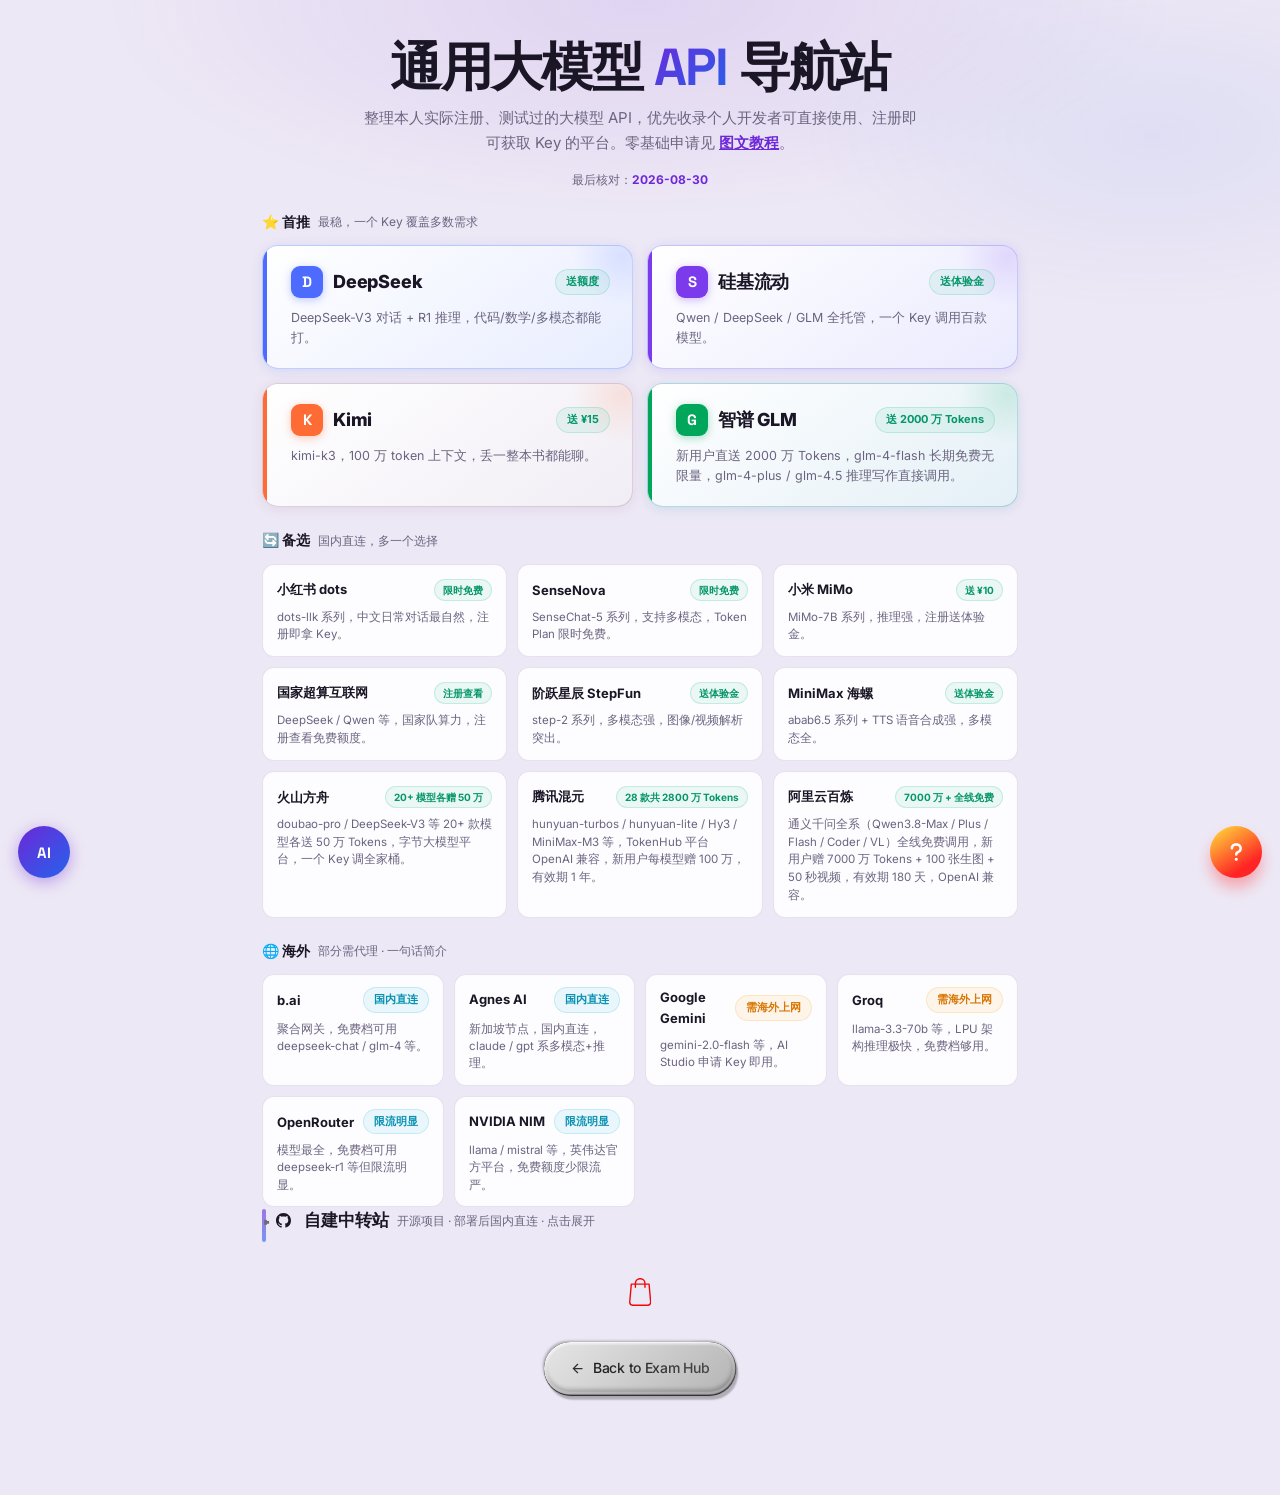
<file: api/index.html>
﻿<!DOCTYPE html>
<html lang="zh-CN">
<head>
  <meta charset="UTF-8" />
  <meta name="viewport" content="width=device-width, initial-scale=1.0, viewport-fit=cover" />
  <title>通用大模型 API 导航站 · 注册即拿 Key | RCJ Lab</title>
  <meta name="description" content="通用大模型 API 导航站：DeepSeek、硅基流动、Kimi、智谱等注册即拿 Key 的平台汇总，附 AI 申请助手和连通性测试。" />
  <meta name="theme-color" content="#ede8f5" />
  <link rel="preconnect" href="https://fonts.googleapis.com" />
  <link rel="preconnect" href="https://fonts.gstatic.com" crossorigin />
  <link href="https://fonts.googleapis.com/css2?family=Space+Grotesk:wght@500;700&family=Inter:wght@400;500;600;700&display=swap" rel="stylesheet" />
  <link rel="icon" href="data:image/svg+xml,%3Csvg xmlns='http://www.w3.org/2000/svg' viewBox='0 0 64 64'%3E%3Crect width='64' height='64' rx='14' fill='%231e88e5'/%3E%3Ctext x='32' y='42' text-anchor='middle' font-family='system-ui' font-size='28' font-weight='800' fill='white'%3EA%3C/text%3E%3C/svg%3E" />
  <style>
    * { box-sizing: border-box; }
    :root {
      --bg: #ede8f5;
      --bg-2: #e5def2;
      --surface: rgba(255,255,255,.85);
      --surface-solid: #ffffff;
      --ink: #1a1625;
      --ink-2: #6b6480;
      --line: rgba(120,100,160,.18);
      --primary: #6d28d9;
      --primary-2: #2563eb;
      --accent: #facc15;
      --primary-soft: #f5f3ff;
      --radius: 20px;
      --shadow: 0 2px 8px rgba(109,40,217,.06), 0 12px 32px rgba(109,40,217,.08);
      --shadow-hover: 0 6px 16px rgba(109,40,217,.10), 0 20px 48px rgba(109,40,217,.14);
      --grad: linear-gradient(135deg, #6d28d9 0%, #2563eb 100%);
      --grad-soft: linear-gradient(135deg, rgba(109,40,217,.07) 0%, rgba(37,99,235,.07) 100%);
      --font-display: "Space Grotesk", -apple-system, BlinkMacSystemFont, "Segoe UI", sans-serif;
      --font-body: "Inter", -apple-system, BlinkMacSystemFont, "Segoe UI", "PingFang SC", "Microsoft YaHei", sans-serif;
    }
    body {
      margin: 0;
      font-family: var(--font-body);
      background: var(--bg);
      color: var(--ink);
      line-height: 1.6;
      -webkit-tap-highlight-color: transparent;
      position: relative;
      overflow-x: hidden;
    }
    body::before {
      content: ""; position: fixed; inset: 0; z-index: -1; pointer-events: none;
      background:
        radial-gradient(ellipse 70% 40% at 50% 0%, rgba(109,40,217,.10), transparent 60%),
        radial-gradient(ellipse 50% 35% at 90% 15%, rgba(37,99,237,.07), transparent 55%);
    }
    .wrap { max-width: 800px; margin: 0 auto; padding: 40px 22px 100px; }
    header { text-align: center; margin-bottom: 14px; position: relative; }
    h1 {
      font-family: var(--font-display);
      font-size: clamp(32px, 6vw, 52px); font-weight: 700; letter-spacing: -0.03em;
      margin: 0 0 10px; line-height: 1.05;
      color: var(--ink);
    }
    h1 .accent {
      background: var(--grad); -webkit-background-clip: text; background-clip: text; color: transparent;
    }
    .lede { font-size: 15px; color: var(--ink-2); margin: 0 auto 8px; max-width: 560px; line-height: 1.7; }
    .lede a { color: var(--primary); font-weight: 600; }
    .updated { font-size: 12px; color: var(--ink-2); margin-bottom: 10px; text-align: center; }
    .updated b { color: var(--primary); }

    .card {
      background: var(--surface);
      backdrop-filter: blur(12px); -webkit-backdrop-filter: blur(12px);
      border: 1px solid var(--line);
      border-radius: var(--radius);
      padding: 20px 22px;
      margin-bottom: 14px;
      box-shadow: var(--shadow);
      position: relative;
      transition: transform .25s cubic-bezier(.4,0,.2,1), box-shadow .25s, border-color .25s;
    }
    .card::before {
      content: ""; position: absolute; inset: 0; border-radius: var(--radius);
      padding: 1px; background: var(--grad); -webkit-mask: linear-gradient(#fff 0 0) content-box, linear-gradient(#fff 0 0);
      -webkit-mask-composite: xor; mask-composite: exclude; opacity: 0; transition: opacity .25s; pointer-events: none;
    }
    .card:hover { transform: translateY(-3px); box-shadow: var(--shadow-hover); border-color: transparent; }
    .card:hover::before { opacity: 1; }
    .card-top { display: flex; align-items: center; justify-content: space-between; gap: 10px; margin-bottom: 10px; flex-wrap: wrap; }
    .card-name { font-size: 18px; font-weight: 700; letter-spacing: -0.01em; }
    .badge {
      font-size: 11px; font-weight: 700; padding: 3px 10px; border-radius: 999px;
      background: rgba(109,40,217,.08); color: var(--primary); border: 1px solid rgba(109,40,217,.15);
      white-space: nowrap; cursor: default;
    }
    .badge.free { background: rgba(16,185,129,.08); color: #059669; border-color: rgba(16,185,129,.18); }
    .badge.region { background: rgba(6,182,212,.08); color: #0891b2; border-color: rgba(6,182,212,.18); }
    .badge.region-os { background: rgba(245,158,11,.08); color: #d97706; border-color: rgba(245,158,11,.18); }
    .badge.hot { background: rgba(244,63,94,.08); color: #e11d48; border-color: rgba(244,63,94,.18); }
    .card-desc { font-size: 13.5px; color: var(--ink-2); margin: 0 0 12px; line-height: 1.65; }
    .rows { display: grid; gap: 7px; margin-bottom: 12px; }
    .row { display: flex; gap: 8px; font-size: 13px; align-items: baseline; }
    .row .k { color: var(--ink-2); flex: 0 0 76px; }
    .row .v { color: var(--ink); flex: 1; word-break: break-all; }
    .row .v code, .fill code {
      font-family: "SF Mono", Menlo, Consolas, monospace; font-size: 12px;
      background: #f1f5f9; padding: 1px 5px; border-radius: 4px; color: #b45309;
    }
    .fill {
      background: var(--grad-soft); border: 1px solid rgba(37,99,235,.15); border-radius: 10px;
      padding: 10px 14px; font-size: 12.5px; color: #1e3a5f; margin-bottom: 12px;
      word-break: break-all;
    }
    .fill code {
      font-family: "SF Mono", Menlo, Consolas, monospace; font-size: 12px;
      background: rgba(255,255,255,.7); padding: 2px 6px; border-radius: 5px; color: #1e40af;
      cursor: pointer; transition: background .15s, color .15s;
    }
    .fill code:hover { background: #fff; }
    .fill code.copied { background: #dcfce7; color: #166534; }
    .links { display: flex; gap: 10px; flex-wrap: wrap; margin-top: 12px; }
    .links a {
      font-size: 13px; font-weight: 700; color: var(--primary); text-decoration: none;
      background: var(--primary-soft); border: 1px solid rgba(109,40,217,.15); border-radius: 999px; padding: 8px 20px;
      transition: transform .15s ease, background .2s, border-color .2s;
    }
    .links a:hover { transform: translateY(-1px); background: #ede9fe; border-color: rgba(109,40,217,.3); }
    .links a:active { transform: translateY(1px) scale(.97); }
    .links a.ghost { color: var(--ink-2); background: transparent; border: 1px solid var(--line); }

    /* 分区标题 */
    .region-section { margin-bottom: 28px; }
    .section-title {
      font-size: 17px; font-weight: 700; color: var(--ink); margin: 0 0 16px;
      padding: 0 0 10px 14px; border: none; position: relative;
      display: flex; align-items: center; gap: 8px;
    }
    .section-title::before {
      content: ""; position: absolute; left: 0; top: 2px; bottom: 2px; width: 4px;
      background: var(--grad); border-radius: 4px;
    }
    .section-title.summary-title { margin-bottom: 0; }
    .section-note { font-size: 12px; font-weight: 400; color: var(--ink-2); }
    .section-link { display: block; font-size: 12px; color: var(--primary); margin: 10px 0 14px; }
    .section-link a { color: var(--primary); text-decoration: none; font-weight: 600; }
    .section-link a:hover { text-decoration: underline; }

    /* API Key 快速申请 */
    .key-section { margin-top: 8px; }
    .key-group-title {
      display: flex; align-items: center; gap: 8px;
      font-size: 14px; font-weight: 700; color: var(--ink);
      margin: 22px 0 12px;
    }
    .key-group-title .sub { font-weight: 400; color: var(--ink-2); font-size: 12px; }

    /* 首推大卡片 */
    .featured-grid { display: grid; grid-template-columns: 1fr 1fr; gap: 14px; }
    @media (max-width: 520px) { .featured-grid { grid-template-columns: 1fr; } }
    .featured-card {
      --brand: #4D6BFE;
      background: linear-gradient(145deg, #fff 0%, color-mix(in srgb, var(--brand) 5%, #f0f4ff) 100%);
      border: 1px solid color-mix(in srgb, var(--brand) 16%, rgba(37,99,235,.18));
      border-radius: 16px;
      padding: 20px 22px 20px 28px;
      box-shadow: 0 2px 12px color-mix(in srgb, var(--brand) 7%, rgba(37,99,235,.08));
      display: flex; flex-direction: column; gap: 10px;
      transition: transform .25s cubic-bezier(.4,0,.2,1), box-shadow .25s, border-color .25s;
      position: relative; overflow: hidden;
    }
    .featured-card::before {
      content: ""; position: absolute; left: 0; top: 0; bottom: 0; width: 4px;
      background: var(--brand); border-radius: 16px 0 0 16px;
    }
    .featured-card::after {
      content: ""; position: absolute; top: -40px; right: -40px; width: 100px; height: 100px;
      background: radial-gradient(circle, color-mix(in srgb, var(--brand) 14%, transparent), transparent 70%); border-radius: 50%;
    }
    .featured-card:hover { transform: translateY(-4px); box-shadow: 0 8px 28px color-mix(in srgb, var(--brand) 16%, rgba(37,99,235,.15)); border-color: color-mix(in srgb, var(--brand) 32%, rgba(37,99,235,.3)); }
    .featured-card .fc-head { display: flex; align-items: center; justify-content: space-between; position: relative; z-index: 1; }
    .featured-card .fc-brand { display: flex; align-items: center; gap: 10px; }
    .featured-card .fc-mark {
      width: 32px; height: 32px; border-radius: 9px; background: var(--brand); color: #fff;
      font-size: 15px; font-weight: 800; font-family: var(--font-display);
      display: flex; align-items: center; justify-content: center; flex-shrink: 0;
      box-shadow: 0 2px 8px color-mix(in srgb, var(--brand) 35%, transparent);
    }
    .featured-card .fc-name { font-size: 18px; font-weight: 800; letter-spacing: -0.01em; }
    .featured-card .fc-badge {
      font-size: 11px; font-weight: 700; color: #059669; background: rgba(16,185,129,.08);
      border: 1px solid rgba(16,185,129,.18); padding: 3px 10px; border-radius: 999px; cursor: default;
    }
    .featured-card .fc-desc { font-size: 12.5px; color: var(--ink-2); line-height: 1.6; margin: 0; position: relative; z-index: 1; }
    .featured-card .fc-btn {
      display: inline-block; align-self: flex-start; font-size: 14px; font-weight: 700;
      color: var(--brand); background: color-mix(in srgb, var(--brand) 8%, #fff); border: 1px solid color-mix(in srgb, var(--brand) 18%, rgba(109,40,217,.15)); text-decoration: none;
      padding: 9px 22px; border-radius: 999px; transition: transform .15s ease, background .2s, border-color .2s;
    }
    .featured-card .fc-btn:hover { transform: translateY(-1px); background: color-mix(in srgb, var(--brand) 13%, #fff); border-color: color-mix(in srgb, var(--brand) 30%, rgba(109,40,217,.3)); }
    .featured-card .fc-btn:active { transform: translateY(1px) scale(.97); }

    /* 备选紧凑卡片 */
    .alt-grid { display: grid; grid-template-columns: repeat(auto-fill, minmax(200px, 1fr)); gap: 10px; }
    .alt-card {
      background: var(--surface); backdrop-filter: blur(8px);
      border: 1px solid var(--line); border-radius: 12px;
      padding: 14px 14px 12px; display: flex; flex-direction: column; gap: 8px;
      transition: transform .2s, border-color .2s, box-shadow .2s;
    }
    .alt-card:hover { transform: translateY(-2px); border-color: rgba(37,99,235,.3); box-shadow: 0 4px 14px rgba(37,99,235,.1); }
    .alt-card .ac-head { display: flex; align-items: center; justify-content: space-between; gap: 6px; }
    .alt-card .ac-name { font-size: 13px; font-weight: 700; }
    .alt-card .ac-free {
      font-size: 10px; font-weight: 700; color: #059669; background: rgba(16,185,129,.08);
      border: 1px solid rgba(16,185,129,.18); padding: 2px 8px; border-radius: 999px; white-space: nowrap; cursor: default;
    }
    .alt-card .ac-desc { font-size: 11.5px; color: var(--ink-2); line-height: 1.55; margin: 0; }
    .alt-card .ac-btn {
      font-size: 12px; font-weight: 700; color: var(--primary); background: var(--primary-soft); border: 1px solid rgba(109,40,217,.12); text-decoration: none;
      border-radius: 999px; padding: 5px 12px; white-space: nowrap; transition: transform .15s ease, background .2s, border-color .2s;
      align-self: flex-start;
    }
    .alt-card .ac-btn:hover { transform: translateY(-1px); background: #ede9fe; border-color: rgba(109,40,217,.25); }
    .alt-card .ac-btn:active { transform: translateY(1px) scale(.95); }
    .alt-note { font-size: 11px; color: var(--ink-2); text-align: center; margin: 6px 0 14px; line-height: 1.6; opacity: .8; }

    /* 海外简洁卡片 */
    .overseas-grid { display: grid; grid-template-columns: repeat(auto-fill, minmax(180px, 1fr)); gap: 10px; }
    .oc-card {
      background: var(--surface); backdrop-filter: blur(8px);
      border: 1px solid var(--line); border-radius: 12px;
      padding: 12px 14px; display: flex; flex-direction: column; gap: 8px;
      transition: transform .2s, border-color .2s, box-shadow .2s;
    }
    .oc-card:hover { transform: translateY(-2px); border-color: rgba(37,99,235,.3); box-shadow: 0 4px 14px rgba(37,99,235,.1); }
    .oc-top { display: flex; align-items: center; justify-content: space-between; gap: 6px; }
    .oc-name { font-size: 13px; font-weight: 700; }
    .oc-desc { font-size: 11.5px; color: var(--ink-2); line-height: 1.5; margin: 0; flex: 1; }
    .oc-btn {
      font-size: 11.5px; font-weight: 700; color: var(--primary); background: var(--primary-soft); border: 1px solid rgba(109,40,217,.12); text-decoration: none;
      border-radius: 999px; padding: 4px 10px; text-align: center; transition: transform .15s, background .2s, border-color .2s;
      align-self: flex-start;
    }
    .oc-btn:hover { transform: translateY(-1px); background: #ede9fe; border-color: rgba(109,40,217,.25); }
    .oc-btn:active { transform: translateY(1px) scale(.96); }

    /* key-subsection 子分组 */
    .key-subsection { margin-top: 4px; }

    /* 海外区折叠 */
    details.region-section.overseas > summary {
      list-style: none; cursor: pointer; display: flex; align-items: center; gap: 8px;
    }
    details.region-section.overseas > summary::-webkit-details-marker { display: none; }
    details.region-section.overseas > summary::before { content: "▸ "; opacity: .6; }
    details.region-section.overseas[open] > summary::before { content: "▾ "; }

    /* 自建区折叠 */
    details.region-section.selfhosted > summary {
      list-style: none; cursor: pointer; display: flex; align-items: center; gap: 8px;
    }
    details.region-section.selfhosted > summary::-webkit-details-marker { display: none; }
    details.region-section.selfhosted > summary::before { content: "▸ "; opacity: .6; }
    details.region-section.selfhosted[open] > summary::before { content: "▾ "; }

    /* 连通性测试折叠 */
    details.probe-section > summary {
      list-style: none; cursor: pointer; display: flex; align-items: center; gap: 8px;
    }
    details.probe-section > summary::-webkit-details-marker { display: none; }
    details.probe-section > summary::before { content: "▸ "; opacity: .6; }
    details.probe-section[open] > summary::before { content: "▾ "; }

    /* FAQ 悬浮按钮（参考 Uiverse.io by vinodjangid07） */
    .faq-button {
      position: fixed; right: 18px; bottom: 22px; z-index: 60;
      width: 52px; height: 52px; border-radius: 50%; border: none;
      background-color: #ffe53b;
      background-image: linear-gradient(147deg, #ffe53b 0%, #ff2525 74%);
      display: flex; align-items: center; justify-content: center;
      cursor: pointer;
      box-shadow: 0 10px 14px rgba(255, 37, 37, 0.32);
      transition: transform .25s ease, box-shadow .25s ease;
    }
    .faq-button svg { height: 1.5em; fill: white; }
    .faq-button:active { transform: scale(.92); }
    .faq-button:hover svg { animation: jello-vertical 0.7s both; }
    @keyframes jello-vertical {
      0%   { transform: scale3d(1, 1, 1); }
      30%  { transform: scale3d(0.75, 1.25, 1); }
      40%  { transform: scale3d(1.25, 0.75, 1); }
      50%  { transform: scale3d(0.85, 1.15, 1); }
      65%  { transform: scale3d(1.05, 0.95, 1); }
      75%  { transform: scale3d(0.95, 1.05, 1); }
      100% { transform: scale3d(1, 1, 1); }
    }
    .faq-button .tooltip {
      position: absolute; top: -14px; opacity: 0; pointer-events: none;
      background: #ffe53b;
      background-image: linear-gradient(147deg, #ffe53b 0%, #ff2525 74%);
      color: #fff; padding: 5px 11px; border-radius: 6px;
      font-size: 11px; font-weight: 700; letter-spacing: .5px;
      display: flex; align-items: center; justify-content: center;
      transition: top .25s ease, opacity .25s ease; white-space: nowrap;
    }
    .faq-button .tooltip::before {
      content: ""; position: absolute; bottom: -5px; left: 50%; margin-left: -5px;
      width: 10px; height: 10px; background: #ff2525; transform: rotate(45deg);
    }
    .faq-button:hover .tooltip { top: -40px; opacity: 1; }

    /* FAQ 弹层 */
    .faq-panel {
      position: fixed; right: 18px; bottom: 86px; z-index: 60; width: min(340px, calc(100vw - 36px));
      background: var(--surface); border: 1px solid var(--line); border-radius: 14px;
      box-shadow: 0 12px 32px rgba(15, 23, 42, .18); overflow: hidden;
      animation: faqIn .28s cubic-bezier(.34, 1.3, .5, 1) both;
    }
    .faq-panel[hidden] { display: none; }
    @keyframes faqIn {
      from { opacity: 0; transform: translateY(12px) scale(.96); }
      to   { opacity: 1; transform: translateY(0) scale(1); }
    }
    .faq-panel.invert { animation-direction: reverse; animation-fill-mode: backwards; }
    .faq-head {
      display: flex; align-items: center; justify-content: space-between; gap: 10px;
      margin: 0; padding: 12px 16px; font-size: 14px; font-weight: 800; color: #fff;
      background-image: linear-gradient(147deg, #ffe53b 0%, #ff2525 74%);
    }
    .faq-close {
      border: none; background: transparent; color: rgba(255,255,255,.92);
      font-size: 15px; line-height: 1; cursor: pointer; padding: 2px 4px; border-radius: 4px;
    }
    .faq-close:hover { color: #fff; transform: scale(1.15); }
    .faq-body { padding: 12px 16px 14px; font-size: 13px; color: var(--ink-2); line-height: 1.7; margin: 0; }
    .faq-body p { margin: 0 0 10px; }
    .faq-body p:last-child { margin-bottom: 0; }
    .faq-body code {
      font-family: "SF Mono", Menlo, Consolas, monospace; font-size: 11.5px;
      background: #f1f5f9; padding: 1px 5px; border-radius: 4px; color: #b45309;
    }
    .faq-body a { color: var(--primary); text-decoration: none; }
    .faq-body a:hover { text-decoration: underline; }

    /* 悬浮 AI 对话（左侧，与右侧 FAQ 对称） */
    .ai-fab {
      position: fixed; left: 18px; bottom: 22px; z-index: 60;
      width: 52px; height: 52px; border-radius: 50%; border: none;
      background: var(--grad); display: flex; align-items: center; justify-content: center;
      cursor: grab; box-shadow: 0 4px 16px rgba(109,40,217,.4);
      transition: transform .25s ease, box-shadow .25s ease;
      user-select: none; touch-action: none;
    }
    .ai-fab:active { cursor: grabbing; }
    .ai-fab-text { color:#fff; font-size:15px; font-weight:800; font-family:"Space Grotesk",sans-serif; letter-spacing:-.3px; pointer-events:none; }
    .ai-fab svg { width: 24px; height: 24px; fill: #fff; }
    .ai-fab:hover { transform: translateY(-2px) scale(1.05); box-shadow: 0 6px 24px rgba(109,40,217,.5); }
    .ai-fab:active { transform: scale(.95); }
    .ai-fab.on { box-shadow: 0 0 0 4px rgba(109,40,217,.2), 0 4px 16px rgba(109,40,217,.4); }
    .ai-fab .tooltip {
      position: absolute; left: 60px; top: 50%; transform: translateY(-50%);
      background: var(--grad); color: #fff; padding: 5px 12px; border-radius: 6px;
      font-size: 12px; font-weight: 700; white-space: nowrap;
      opacity: 0; pointer-events: none; transition: opacity .2s, left .2s;
    }
    .ai-fab:hover .tooltip { opacity: 1; left: 64px; }
    .ai-panel {
      position: fixed; left: 18px; bottom: 96px; z-index: 70;
      width: min(360px, calc(100vw - 36px));
      background: rgba(255,255,255,.96); backdrop-filter: blur(16px);
      border: 1px solid var(--line); border-radius: 18px;
      box-shadow: 0 16px 48px rgba(109,40,217,.2);
      overflow: hidden; display: flex; flex-direction: column;
      animation: aiPanelIn .25s cubic-bezier(.34,1.3,.5,1) both;
    }
    .ai-panel[hidden] { display: none; }
    @keyframes aiPanelIn { from { opacity:0; transform:translateY(12px) scale(.96); } to { opacity:1; transform:translateY(0) scale(1); } }
    .ai-panel-head {
      display: flex; align-items: center; gap:8px;
      padding: 12px 16px; font-size: 14px; font-weight: 800; color: #fff; background: var(--grad);
    }
    .ai-current-model { flex:1; font-family:"Space Grotesk",sans-serif; letter-spacing:-.3px; }
    .ai-switch { font-size:11px; font-weight:600; color:rgba(255,255,255,.85); background:rgba(255,255,255,.15); border:none; border-radius:6px; padding:4px 10px; cursor:pointer; transition:background .15s; }
    .ai-switch:hover { background:rgba(255,255,255,.28); color:#fff; }
    .ai-clear { font-size:11px; font-weight:600; color:rgba(255,255,255,.7); background:transparent; border:none; border-radius:6px; padding:4px 8px; cursor:pointer; transition:background .15s,color .15s; }
    .ai-clear:hover { background:rgba(255,255,255,.15); color:#fff; }
    .ai-close { border:none; background:transparent; color:rgba(255,255,255,.9); font-size:15px; cursor:pointer; padding:2px 6px; border-radius:4px; }
    .ai-close:hover { color:#fff; background:rgba(255,255,255,.15); }
    .ai-model-section { overflow:hidden; transition:max-height .3s ease, opacity .2s ease; max-height:600px; opacity:1; }
    .ai-model-section.collapsed { max-height:0; opacity:0; }
    .ai-model-grid { position:relative; display:grid; grid-template-columns:74px 74px; gap:5px; padding:14px 14px 8px; justify-content:center; border-bottom:1px solid var(--line); }
    .ai-model-row { display:flex; flex-direction:row; gap:5px; }
    .ai-model-card {
      width:74px; height:74px; outline:none; border:none; background:white;
      box-shadow: rgba(50,50,93,.25) 0 2px 5px -1px, rgba(0,0,0,.3) 0 1px 3px -1px;
      transition: .2s ease-in-out; cursor:pointer; display:flex; align-items:center; justify-content:center;
      position:relative;
    }
    .ai-card-text { font-size:16px; font-weight:700; font-family:"Space Grotesk",sans-serif; letter-spacing:-.5px; }
    .ai-card-dots { border-radius:74px 5px 5px 5px; }
    .ai-card-agnes { border-radius:5px 74px 5px 5px; }
    .ai-card-bai { border-radius:5px 5px 5px 74px; }
    .ai-card-groq { border-radius:5px 5px 74px 5px; }
    .ai-card-groq .ai-card-text { color:#f97316; }
    .ai-card-groq:hover, .ai-card-groq.active { background:#f97316; }
    .ai-card-custom { position:absolute; top:50%; left:50%; transform:translate(-50%,-50%); border-radius:50%; width:58px; height:58px; z-index:2; box-shadow:rgba(50,50,93,.35) 0 4px 10px -1px, rgba(0,0,0,.4) 0 2px 5px -1px; }
    .ai-card-dots .ai-card-text { color:#667eea; }
    .ai-card-agnes .ai-card-text { color:#0ea5e9; }
    .ai-card-bai .ai-card-text { color:#6366f1; }
    .ai-card-custom .ai-card-text { color:#f59e0b; }
    .ai-model-card:hover { scale:1.1; }
    .ai-card-dots:hover, .ai-card-dots.active { background:#667eea; }
    .ai-card-agnes:hover, .ai-card-agnes.active { background:#0ea5e9; }
    .ai-card-bai:hover, .ai-card-bai.active { background:#6366f1; }
    .ai-card-custom:hover, .ai-card-custom.active { background:#f59e0b; }
    .ai-model-card:hover .ai-card-text, .ai-model-card.active .ai-card-text { color:white; }
    .ai-custom-row { padding:10px 14px; border-bottom:1px solid var(--line); }
    .ai-custom-inputs { display:flex; flex-direction:column; gap:6px; }
    .ai-custom-row2 { display:flex; gap:6px; align-items:center; }
    .ai-custom-row2 > *:first-child { flex:1; }
    .ai-key-toggle { flex:0 0 auto; width:28px; height:28px; display:flex; align-items:center; justify-content:center; background:none; border:1px solid var(--line); border-radius:6px; cursor:pointer; font-size:12px; color:var(--ink-2); transition:all .15s; }
    .ai-key-toggle:hover { border-color:var(--primary); color:var(--primary); }
    .ai-custom-row input {
      width:100%; box-sizing:border-box; font-size:12px; padding:7px 10px;
      border:1px solid var(--line); border-radius:8px; background:#fff; color:var(--ink); font-family:inherit;
    }
    .ai-custom-row input:focus { outline:none; border-color:var(--primary); box-shadow:0 0 0 3px rgba(109,40,217,.1); }
    .ai-probe-toggle {
      margin-top:8px; font-size:11px; color:var(--ink-2); background:none; border:none; cursor:pointer;
      padding:0; display:flex; align-items:center; gap:3px; transition:color .15s;
    }
    .ai-probe-toggle:hover { color:var(--primary); }
    .ai-probe-toggle.open { color:var(--primary); }
    .ai-probe-box { margin-top:6px; display:flex; align-items:center; gap:8px; }
    .ai-probe-box[hidden] { display:none; }
    .ai-probe-btn {
      font-size:11px; font-weight:600; color:#fff; background:var(--primary); border:none;
      border-radius:6px; padding:5px 12px; cursor:pointer; transition:opacity .15s;
    }
    .ai-probe-btn:disabled { opacity:.5; cursor:default; }
    .ai-probe-res { font-size:11px; color:var(--ink-2); flex:1; line-height:1.4; word-break:break-all; }
    .ai-probe-res.ok { color:#065f46; }
    .ai-probe-res.err { color:#b91c1c; }
    .ai-messages { flex:1; overflow-y:auto; padding:12px 14px; max-height:200px; display:flex; flex-direction:column; gap:8px; }
    .ai-msg { font-size:13px; line-height:1.6; padding:8px 12px; border-radius:12px; max-width:90%; word-break:break-word; }
    .ai-msg-sys { background:var(--grad-soft); color:var(--ink-2); font-size:12px; align-self:center; text-align:center; max-width:100%; }
    .ai-msg-user { background:var(--grad); color:#fff; align-self:flex-end; border-bottom-right-radius:4px; }
    .ai-msg-ai { background:#f1f5f9; color:var(--ink); align-self:flex-start; border-bottom-left-radius:4px; }
    .ai-msg-err { background:#fef2f2; color:#b91c1c; align-self:flex-start; border-bottom-left-radius:4px; }
    .ai-msg-loading { color:var(--ink-2); font-style:italic; }
    .ai-msg-loading .ai-load-row { display:flex; align-items:center; gap:10px; }
    .ai-msg-loading .ai-load-text { font-size:12px; }
    .ai-msg-loading .ai-load-hint { font-size:11px; color:#92400e; margin-top:6px; font-style:normal; }
    /* 赛车 loader */
    .speeder { position:relative; width:60px; height:24px; flex-shrink:0; }
    .speeder .sp-body { position:absolute; top:8px; left:0; width:0; height:0; border-top:5px solid transparent; border-right:50px solid var(--primary); border-bottom:5px solid transparent; }
    .speeder .sp-body:before { content:""; position:absolute; width:14px; height:14px; border-radius:50%; background:var(--primary); right:-58px; top:-9px; }
    .speeder .sp-body:after { content:""; position:absolute; width:0; height:0; border-top:0 solid transparent; border-right:30px solid var(--primary); border-bottom:10px solid transparent; top:-9px; right:-50px; }
    .speeder .sp-face { position:absolute; width:14px; height:10px; background:var(--primary); border-radius:12px 12px 0 0; transform:rotate(-40deg); right:-68px; top:-8px; }
    .speeder .sp-face:after { content:""; position:absolute; width:8px; height:8px; background:var(--primary); right:2px; top:6px; border-radius:0 0 0 2px; transform:rotate(40deg); }
    .speeder .sp-dust { position:absolute; top:-4px; left:30px; width:20px; height:3px; background:var(--primary); border-radius:2px; opacity:.6; animation:sp-dust .3s linear infinite; }
    .speeder .sp-dust:nth-child(2) { top:0; animation:sp-dust2 .5s linear infinite; }
    .speeder .sp-dust:nth-child(3) { top:-2px; animation:sp-dust3 .4s linear infinite; animation-delay:-.5s; }
    @keyframes sp-dust { 0%{left:30px;opacity:.6} 100%{left:-20px;opacity:0} }
    @keyframes sp-dust2 { 0%{left:30px;opacity:.5} 100%{left:-40px;opacity:0} }
    @keyframes sp-dust3 { 0%{left:30px;opacity:.4} 100%{left:-10px;opacity:0} }
    .ai-input-row { display:flex; gap:8px; padding:10px 14px; border-top:1px solid var(--line); }
    .ai-input-row input {
      flex:1; font-size:13px; padding:9px 12px; border:1px solid var(--line); border-radius:10px;
      background:#fff; color:var(--ink); font-family:inherit;
    }
    .ai-input-row input:focus { outline:none; border-color:var(--primary); box-shadow:0 0 0 3px rgba(109,40,217,.1); }
    .ai-send {
      width:40px; border:none; border-radius:10px; background:var(--grad); color:#fff; font-size:16px;
      cursor:pointer; flex-shrink:0; transition:transform .15s, box-shadow .2s; box-shadow:0 2px 8px rgba(109,40,217,.3);
    }
    .ai-send:hover { transform:scale(1.05); box-shadow:0 4px 14px rgba(109,40,217,.4); }
    .ai-send:active { transform:scale(.92); }
    .ai-send:disabled { opacity:.5; cursor:default; transform:none; }

    /* 返回按钮（参考 Uiverse.io by FColombati 金属质感胶囊钮） */
    .home-button {
      all: unset;
      cursor: pointer;
      -webkit-tap-highlight-color: rgba(0, 0, 0, 0);
      position: relative;
      display: block;
      width: fit-content;
      margin: 30px auto 0;
      border-radius: 100em;
      background-color: rgba(0, 0, 0, 0.75);
      box-shadow:
        -0.15em -0.15em 0.15em -0.075em rgba(5,5,5,.25),
        0.0375em 0.0375em 0.0675em 0 rgba(5,5,5,.1);
    }
    .home-button::after {
      content: ""; position: absolute; z-index: 0;
      width: calc(100% + 0.3em); height: calc(100% + 0.3em);
      top: -0.15em; left: -0.15em; border-radius: inherit;
      background: linear-gradient(-135deg, rgba(5,5,5,.5), transparent 20%, transparent 100%);
      filter: blur(0.0125em); opacity: 0.25; mix-blend-mode: multiply;
    }
    .home-button .button-outer {
      position: relative; z-index: 1; border-radius: inherit;
      transition: box-shadow 300ms ease; will-change: box-shadow;
      box-shadow:
        0 0.05em 0.05em -0.01em rgba(5,5,5,1),
        0 0.01em 0.01em -0.01em rgba(5,5,5,.5),
        0.15em 0.3em 0.1em -0.01em rgba(5,5,5,.25);
    }
    .home-button:hover .button-outer {
      box-shadow:
        0 0 0 0 rgba(5,5,5,1),
        0 0 0 0 rgba(5,5,5,.5),
        0 0 0 0 rgba(5,5,5,.25);
    }
    .home-button .button-inner {
      --inset: 0.035em;
      position: relative; z-index: 1; border-radius: inherit;
      padding: 0.95em 1.6em;
      display: flex; align-items: center; justify-content: center; gap: 0.55em;
      background-image: linear-gradient(135deg, rgba(230,230,230,1), rgba(180,180,180,1));
      transition: box-shadow 300ms ease, clip-path 250ms ease, background-image 250ms ease, transform 250ms ease;
      will-change: box-shadow, clip-path, background-image, transform;
      overflow: clip;
      clip-path: inset(0 0 0 0 round 100em);
      box-shadow:
        0 0 0 0 inset rgba(5,5,5,.1),
        -0.05em -0.05em 0.05em 0 inset rgba(5,5,5,.25),
        0 0 0 0 inset rgba(5,5,5,.1),
        0 0 0.05em 0.2em inset rgba(255,255,255,.25),
        0.025em 0.05em 0.1em 0 inset rgba(255,255,255,1),
        0.12em 0.12em 0.12em inset rgba(255,255,255,.25),
        -0.075em -0.25em 0.25em 0.1em inset rgba(5,5,5,.25);
    }
    .home-button:hover .button-inner {
      clip-path: inset(clamp(1px,0.0625em,2px) clamp(1px,0.0625em,2px) clamp(1px,0.0625em,2px) clamp(1px,0.0625em,2px) round 100em);
      box-shadow:
        0.1em 0.15em 0.05em 0 inset rgba(5,5,5,.75),
        -0.025em -0.03em 0.05em 0.025em inset rgba(5,5,5,.5),
        0.25em 0.25em 0.2em 0 inset rgba(5,5,5,.5),
        0 0 0.05em 0.5em inset rgba(255,255,255,.15),
        0 0 0 0 inset rgba(255,255,255,1),
        0.12em 0.12em 0.12em inset rgba(255,255,255,.25),
        -0.075em -0.12em 0.2em 0.1em inset rgba(5,5,5,.25);
    }
    .home-button .button-inner svg { position: relative; z-index: 4; width: 15px; height: 15px; fill: #2f2f2f; transition: transform 250ms ease; }
    .home-button:hover .button-inner svg { transform: translateX(-3px); }
    .home-button .button-inner span {
      position: relative; z-index: 4;
      font-family: Inter, -apple-system, "Segoe UI", Roboto, sans-serif;
      letter-spacing: -0.02em; font-weight: 500; font-size: 14px;
      color: rgba(0, 0, 0, 0);
      background-image: linear-gradient(135deg, rgba(25,25,25,1), rgba(75,75,75,1));
      -webkit-background-clip: text; background-clip: text;
      transition: transform 250ms ease; display: block; will-change: transform;
      -webkit-user-select: none; -moz-user-select: none; -ms-user-select: none; user-select: none;
    }
    .home-button:hover .button-inner span { transform: scale(0.975); }
    .home-button:active .button-inner { transform: scale(0.975); }
    @media (prefers-reduced-motion: reduce) {
      .home-button *, .home-button { transition: none; }
    }

    /* 测试连通性 */
    details.probe { margin-top: 12px; border-top: 1px dashed var(--line); padding-top: 12px; }
    details.probe > summary {
      font-size: 13px; font-weight: 600; color: var(--primary); cursor: pointer;
      list-style: none; user-select: none;
    }
    details.probe > summary::-webkit-details-marker { display: none; }
    details.probe > summary::before { content: "▸ "; opacity: .6; }
    details.probe[open] > summary::before { content: "▾ "; }
    .probe-box { margin-top: 10px; display: grid; gap: 8px; }
    .probe-box label { font-size: 11.5px; color: var(--ink-2); display: block; margin-bottom: 3px; }
    .probe-box input {
      width: 100%; box-sizing: border-box; font-size: 13px; padding: 8px 10px;
      border: 1px solid var(--line); border-radius: 8px; background: #fff; color: var(--ink);
      font-family: inherit;
    }
    .probe-box input:focus { outline: none; border-color: var(--primary); }
    .probe-btn {
      margin-top: 2px; font-size: 13px; font-weight: 700; color: #fff; background: var(--primary);
      border: none; border-radius: 999px; padding: 9px 16px; cursor: pointer; justify-self: start;
    }
    .probe-btn:disabled { opacity: .55; cursor: default; }
    .probe-res { font-size: 12.5px; margin-top: 4px; line-height: 1.55; word-break: break-all; }
    .probe-res.ok { color: #065f46; }
    .probe-res.err { color: #b91c1c; }
    .probe-res code { font-family: "SF Mono", Menlo, Consolas, monospace; font-size: 11.5px; background: #f1f5f9; padding: 1px 4px; border-radius: 4px; }

    /* 你懂的入口 - 低调紧凑 */
    .product-grid { margin: 20px 0 4px; }
    .pg-cards.pg-one { grid-template-columns: 1fr; max-width: 220px; margin: 0 auto; }
    .pg-card { display: flex; flex-direction: column; align-items: center; text-align: center; padding: 12px 10px; background: var(--primary-soft); border: 1px solid rgba(109,40,217,.15); border-radius: 14px; text-decoration: none; transition: transform .18s, box-shadow .18s, border-color .18s; }
    .pg-card:hover { transform: translateY(-2px); box-shadow: 0 4px 14px rgba(109,40,217,.12); border-color: rgba(109,40,217,.3); }
    .pg-icon { font-size: 20px; margin-bottom: 4px; line-height: 1; }
    .pg-name { font-size: 13px; font-weight: 700; color: var(--primary); margin-bottom: 2px; }
    .pg-desc { font-size: 10.5px; color: var(--ink-2); line-height: 1.4; }
    @media (max-width: 640px) { .pg-cards.pg-one { max-width: 180px; } }
  
.btn-cart{display:inline-flex;align-items:center;justify-content:center;border-radius:10px;border:none;background-color:transparent;position:relative;cursor:pointer;text-decoration:none;vertical-align:middle}
.btn-cart::after{content:attr(data-quantity);position:absolute;font-size:12px;color:#999;font-family:sans-serif;opacity:0;visibility:hidden;transition:.2s linear;top:105%;left:50%;transform:translateX(-50%)}
.icon-cart{transition:.2s linear}
.icon-cart path{fill:rgb(240,8,8);transition:.2s linear}
.btn-cart:hover>.icon-cart{transform:scale(1.2)}
.btn-cart:hover>.icon-cart path{fill:rgb(186,34,233)}
.quantity{display:none}
/* 卡片整体可点击（去掉独立申请按钮后） */
a.featured-card, a.alt-card, a.oc-card { text-decoration: none; color: inherit; }
</style>
</head>
<body>
  <div class="wrap">
    <header>
      <h1>通用大模型 <span class="accent">API</span> 导航站</h1>
      <p class="lede">整理本人实际注册、测试过的大模型 API，优先收录个人开发者可直接使用、注册即可获取 Key 的平台。零基础申请见 <a href="https://exam.955827.xyz/guides/api-key.html" target="_blank" rel="noopener">图文教程</a>。</p>
    </header>
    <p class="updated" style="text-align:center;">最后核对：<b>2026-08-30</b></p>
    <!-- 悬浮 AI 对话（左侧，与右侧 FAQ 对称） -->
    <button class="ai-fab" id="aiFab" type="button" aria-label="AI 助手">
      <span class="ai-fab-text">AI</span>
      <span class="tooltip">AI 助手</span>
    </button>
    <aside class="ai-panel" id="aiPanel" hidden>
      <div class="ai-panel-head">
        <span class="ai-current-model" id="aiCurrentModel">dots</span>
        <button class="ai-switch" id="aiSwitch" type="button">切换</button>
        <button class="ai-clear" id="aiClear" type="button" aria-label="清空对话">清空</button>
        <button class="ai-close" id="aiClose" type="button" aria-label="关闭">✕</button>
      </div>
      <div class="ai-model-section" id="aiModelSection">
      <div class="ai-model-grid">
        <label class="ai-model-card ai-card-dots active" data-model="dots"><span class="ai-card-text">dots</span><input type="radio" name="aiModel" value="dots" checked hidden></label>
        <label class="ai-model-card ai-card-agnes" data-model="agnes"><span class="ai-card-text">Agnes</span><input type="radio" name="aiModel" value="agnes" hidden></label>
        <label class="ai-model-card ai-card-bai" data-model="bai"><span class="ai-card-text">b.ai</span><input type="radio" name="aiModel" value="bai" hidden></label>
        <label class="ai-model-card ai-card-groq" data-model="groq" title="Groq 超快推理"><span class="ai-card-text">Groq</span><input type="radio" name="aiModel" value="groq" hidden></label>
        <label class="ai-model-card ai-card-custom" data-model="custom"><span class="ai-card-text">DIY</span><input type="radio" name="aiModel" value="custom" hidden></label>
      </div><div class="ai-custom-row" id="aiCustomRow" hidden>
        <div class="ai-custom-inputs">
          <input type="text" id="aiBase" placeholder="接口地址 https://.../v1" autocomplete="off">
          <div class="ai-custom-row2">
            <input type="text" id="aiModelName" placeholder="模型名" autocomplete="off">
            <input type="text" id="aiCustomKey" placeholder="API Key" autocomplete="off">
            <button type="button" class="ai-key-toggle" id="aiKeyToggle" title="显示/隐藏 API Key">👁</button>
          </div>
        </div>
        <button class="ai-probe-toggle" id="aiProbeToggle" type="button">▸ 测试连通性</button>
        <div class="ai-probe-box" id="aiProbeBox" hidden>
          <button class="ai-probe-btn" id="aiProbeBtn" type="button">测试</button>
          <span class="ai-probe-res" id="aiProbeRes"></span>
        </div>
      </div>
      </div>
      <div class="ai-messages" id="aiMessages">
        <div class="ai-msg ai-msg-sys">我是 API 助手，帮你了解、选型和申请大模型 API。问我某个平台怎么样、和谁比、怎么申请 Key 都行。</div>
      </div>
      <div class="ai-input-row">
        <input type="text" id="aiInput" placeholder="输入消息…" maxlength="500" autocomplete="off">
        <button class="ai-send" id="aiSend" type="button">➤</button>
      </div>
    </aside>

    <!-- FAQ 悬浮按钮（参考 Uiverse.io by vinodjangid07），替代顶部兼容性折叠区 -->
    <button class="faq-button" id="faqBtn" type="button" aria-label="FAQ">
      <svg xmlns="http://www.w3.org/2000/svg" viewBox="0 0 320 512" aria-hidden="true">
        <path d="M80 160c0-35.3 28.7-64 64-64h32c35.3 0 64 28.7 64 64v3.6c0 21.8-11.1 42.1-29.4 53.8l-42.2 27.1c-25.2 16.2-40.4 44.1-40.4 74V320c0 17.7 14.3 32 32 32s32-14.3 32-32v-1.4c0-8.2 4.2-15.8 11-20.2l42.2-27.1c36.6-23.6 58.8-64.1 58.8-107.7V160c0-70.7-57.3-128-128-128H144C73.3 32 16 89.3 16 160c0 17.7 14.3 32 32 32s32-14.3 32-32zm80 320a40 40 0 1 0 0-80 40 40 0 1 0 0 80z"></path>
      </svg>
      <span class="tooltip">FAQ</span>
    </button>

    <aside class="faq-panel" id="faqPanel" hidden>
      <h3 class="faq-head">使用说明 & 风险提示
        <button class="faq-close" id="faqClose" type="button" aria-label="关闭">✕</button>
      </h3>
      <div class="faq-body">
        <p>全部 OpenAI 兼容，<code>Bearer</code> 鉴权。接口填到 <code>/v1</code> 或整条 <code>/chat/completions</code> 因平台而异，拿不准用左下角 AI 对话实测。</p>
        <p><b>报错速查</b>：<code>401</code> Key 错 · <code>404</code> 地址拼错 · <code>400</code> 模型名错 · <code>429</code> 超额/限流 · <code>500/502</code> 服务端问题。</p>
        <p style="color:#92400e;margin:0;">⚠️ 左下角 AI 对话的内置 Key（dots/Agnes/商汤/b.ai）走免费额度，用的人多可能限流或变慢，高频使用建议点 DIY 自备 API Key。</p>
        <p style="color:#9f1239;margin:0;">⚠️ 自建中转可能违反上游 ToS，有封号风险，且需技术基础，零基础勿碰。</p>
      </div>
    </aside>

    <!-- API Key 快速申请（国内子分组） -->
    <div class="key-subsection">
      <div class="key-group-title">⭐ 首推 <span class="sub">最稳，一个 Key 覆盖多数需求</span></div>
      <div class="featured-grid">
        <a class="featured-card" style="--brand:#4D6BFE" href="https://platform.deepseek.com/" target="_blank" rel="noopener">
          <div class="fc-head">
            <div class="fc-brand">
              <span class="fc-mark">D</span>
              <span class="fc-name">DeepSeek</span>
            </div>
            <span class="fc-badge">送额度</span>
          </div>
          <p class="fc-desc">DeepSeek-V3 对话 + R1 推理，代码/数学/多模态都能打。</p>
        </a>
        <a class="featured-card" style="--brand:#7C3AED" href="https://cloud.siliconflow.cn/i/JXohBRlG" target="_blank" rel="noopener">
          <div class="fc-head">
            <div class="fc-brand">
              <span class="fc-mark">S</span>
              <span class="fc-name">硅基流动</span>
            </div>
            <span class="fc-badge">送体验金</span>
          </div>
          <p class="fc-desc">Qwen / DeepSeek / GLM 全托管，一个 Key 调用百款模型。</p>
        </a>
        <a class="featured-card" style="--brand:#FF6B35" href="https://platform.moonshot.cn/" target="_blank" rel="noopener">
          <div class="fc-head">
            <div class="fc-brand">
              <span class="fc-mark">K</span>
              <span class="fc-name">Kimi</span>
            </div>
            <span class="fc-badge">送 ¥15</span>
          </div>
          <p class="fc-desc">kimi-k3，100 万 token 上下文，丢一整本书都能聊。</p>
        </a>
        <a class="featured-card" style="--brand:#00A65A" href="https://open.bigmodel.cn/usercenter/apikeys" target="_blank" rel="noopener">
          <div class="fc-head">
            <div class="fc-brand">
              <span class="fc-mark">G</span>
              <span class="fc-name">智谱 GLM</span>
            </div>
            <span class="fc-badge">送 2000 万 Tokens</span>
          </div>
          <p class="fc-desc">新用户直送 2000 万 Tokens，glm-4-flash 长期免费无限量，glm-4-plus / glm-4.5 推理写作直接调用。</p>
        </a>
      </div>

      <div class="key-group-title">🔄 备选 <span class="sub">国内直连，多一个选择</span></div>
      <div class="alt-grid">
        <a class="alt-card" href="https://dots.ai/platform/apikeys" target="_blank" rel="noopener">
          <div class="ac-head"><span class="ac-name">小红书 dots</span><span class="ac-free">限时免费</span></div>
          <p class="ac-desc">dots-llk 系列，中文日常对话最自然，注册即拿 Key。</p>
        </a>
        <a class="alt-card" href="https://www.sensenova.cn/token-plan" target="_blank" rel="noopener">
          <div class="ac-head"><span class="ac-name">SenseNova</span><span class="ac-free">限时免费</span></div>
          <p class="ac-desc">SenseChat-5 系列，支持多模态，Token Plan 限时免费。</p>
        </a>
        <a class="alt-card" href="https://platform.xiaomimimo.com?ref=QJJNSQ" target="_blank" rel="noopener">
          <div class="ac-head"><span class="ac-name">小米 MiMo</span><span class="ac-free">送 ¥10</span></div>
          <p class="ac-desc">MiMo-7B 系列，推理强，注册送体验金。</p>
        </a>
        <a class="alt-card" href="https://www.scnet.cn/ui/console/index.html#/llm/apikeys" target="_blank" rel="noopener">
          <div class="ac-head"><span class="ac-name">国家超算互联网</span><span class="ac-free">注册查看</span></div>
          <p class="ac-desc">DeepSeek / Qwen 等，国家队算力，注册查看免费额度。</p>
        </a>
        <a class="alt-card" href="https://platform.stepfun.com/" target="_blank" rel="noopener">
          <div class="ac-head"><span class="ac-name">阶跃星辰 StepFun</span><span class="ac-free">送体验金</span></div>
          <p class="ac-desc">step-2 系列，多模态强，图像/视频解析突出。</p>
        </a>
        <a class="alt-card" href="https://api.minimaxi.com/" target="_blank" rel="noopener">
          <div class="ac-head"><span class="ac-name">MiniMax 海螺</span><span class="ac-free">送体验金</span></div>
          <p class="ac-desc">abab6.5 系列 + TTS 语音合成强，多模态全。</p>
        </a>
        <a class="alt-card" href="https://console.volcengine.com/ark" target="_blank" rel="noopener">
          <div class="ac-head"><span class="ac-name">火山方舟</span><span class="ac-free">20+ 模型各赠 50 万</span></div>
          <p class="ac-desc">doubao-pro / DeepSeek-V3 等 20+ 款模型各送 50 万 Tokens，字节大模型平台，一个 Key 调全家桶。</p>
        </a>
        <a class="alt-card" href="https://console.cloud.tencent.com/tokenhub/" target="_blank" rel="noopener">
          <div class="ac-head"><span class="ac-name">腾讯混元</span><span class="ac-free">28 款共 2800 万 Tokens</span></div>
          <p class="ac-desc">hunyuan-turbos / hunyuan-lite / Hy3 / MiniMax-M3 等，TokenHub 平台 OpenAI 兼容，新用户每模型赠 100 万，有效期 1 年。</p>
        </a>
        <a class="alt-card" href="https://bailian.console.aliyun.com/" target="_blank" rel="noopener">
          <div class="ac-head"><span class="ac-name">阿里云百炼</span><span class="ac-free">7000 万 + 全线免费</span></div>
          <p class="ac-desc">通义千问全系（Qwen3.8-Max / Plus / Flash / Coder / VL）全线免费调用，新用户赠 7000 万 Tokens + 100 张生图 + 50 秒视频，有效期 180 天，OpenAI 兼容。</p>
        </a>
      </div>

      <div class="key-group-title">🌐 海外 <span class="sub">部分需代理 · 一句话简介</span></div>
      <div class="overseas-grid">
        <a class="oc-card" href="https://chat.b.ai/chat" target="_blank" rel="noopener">
          <div class="oc-top"><span class="oc-name">b.ai</span><span class="badge region">国内直连</span></div>
          <p class="oc-desc">聚合网关，免费档可用 deepseek-chat / glm-4 等。</p>
        </a>
        <a class="oc-card" href="https://apihub.agnes-ai.com" target="_blank" rel="noopener">
          <div class="oc-top"><span class="oc-name">Agnes AI</span><span class="badge region">国内直连</span></div>
          <p class="oc-desc">新加坡节点，国内直连，claude / gpt 系多模态+推理。</p>
        </a>
        <a class="oc-card" href="https://aistudio.google.com/apikey" target="_blank" rel="noopener">
          <div class="oc-top"><span class="oc-name">Google Gemini</span><span class="badge region-os">需海外上网</span></div>
          <p class="oc-desc">gemini-2.0-flash 等，AI Studio 申请 Key 即用。</p>
        </a>
        <a class="oc-card" href="https://console.groq.com/keys" target="_blank" rel="noopener">
          <div class="oc-top"><span class="oc-name">Groq</span><span class="badge region-os">需海外上网</span></div>
          <p class="oc-desc">llama-3.3-70b 等，LPU 架构推理极快，免费档够用。</p>
        </a>
        <a class="oc-card" href="https://openrouter.ai/keys" target="_blank" rel="noopener">
          <div class="oc-top"><span class="oc-name">OpenRouter</span><span class="badge region">限流明显</span></div>
          <p class="oc-desc">模型最全，免费档可用 deepseek-r1 等但限流明显。</p>
        </a>
        <a class="oc-card" href="https://build.nvidia.com/" target="_blank" rel="noopener">
          <div class="oc-top"><span class="oc-name">NVIDIA NIM</span><span class="badge region">限流明显</span></div>
          <p class="oc-desc">llama / mistral 等，英伟达官方平台，免费额度少限流严。</p>
        </a>
      </div>
    </div>

    <!-- 自建中转站 GitHub（默认折叠） -->
    <details class="region-section selfhosted">
      <summary class="section-title summary-title"><svg xmlns="http://www.w3.org/2000/svg" viewBox="0 0 16 16" width="15" height="15" fill="currentColor" aria-hidden="true" style="vertical-align:-2px;margin-right:5px;"><path d="M8 0C3.58 0 0 3.58 0 8c0 3.54 2.29 6.53 5.47 7.59.4.07.55-.17.55-.38 0-.19-.01-.82-.01-1.49-2.01.37-2.53-.49-2.69-.94-.09-.23-.48-.94-.82-1.13-.28-.15-.68-.52-.01-.53.63-.01 1.08.58 1.23.82.72 1.21 1.87.87 2.33.66.07-.52.28-.87.51-1.07-1.78-.2-3.64-.89-3.64-3.95 0-.87.31-1.59.82-2.15-.08-.2-.36-1.02.08-2.12 0 0 .67-.21 2.2.82.64-.18 1.32-.27 2-.27s1.36.09 2 .27c1.53-1.04 2.2-.82 2.2-.82.44 1.1.16 1.92.08 2.12.51.56.82 1.27.82 2.15 0 3.07-1.87 3.75-3.65 3.95.29.25.54.73.54 1.48 0 1.07-.01 1.93-.01 2.2 0 .21.15.46.55.38A8.01 8.01 0 0 0 16 8c0-4.42-3.58-8-8-8z"/></svg>自建中转站 <span class="section-note">开源项目 · 部署后国内直连 · 点击展开</span></summary>
      <span class="section-link">🔍 搜 GitHub 免费 API 中转站：<a href="https://github.com/search?q=free+api&type=repositories" target="_blank" rel="noopener">free api</a></span>
      <p style="font-size:13px;color:var(--ink-2);margin:0 0 10px;">把海外模型统一封装成 OpenAI 兼容接口，自己部署即可国内直连调用。以下项目均为开源，按需选一个自建。风险提示见右上角 ❓。</p>

      <!-- AIClient2API -->
      <div class="card" data-base="http://localhost:3000/v1" data-model="gemini-3.6-flash">
        <div class="card-top">
          <span class="card-name">AIClient2API</span>
          <span class="badge region-os">聚合 11+ 供应商</span>
        </div>
        <p class="card-desc">自托管网关，OAuth 解锁 Gemini / Claude / Codex / Grok 等客户端专属模型，多账号池轮询 + Fallback。</p>
        <div class="fill"><code>Docker: justlikemaki/aiclient-2-api · 端点: localhost:3000/{provider}/v1</code></div>
        <div class="links">
          <a href="https://github.com/justlovemaki/AIClient2API" target="_blank" rel="noopener">GitHub</a>
        </div>
      </div>

      <!-- LiteLLM -->
      <div class="card" data-base="http://localhost:4000/v1" data-model="openai/gpt-4o">
        <div class="card-top">
          <span class="card-name">LiteLLM</span>
          <span class="badge free">⭐ 55k+ stars</span>
        </div>
        <p class="card-desc">YC 孵化，100+ provider 统一网关，Python SDK + Proxy Server，预算控制 + 自动 fallback。实测可路由硅基流动。</p>
        <div class="fill"><code>pip install litellm[proxy] · 端点: localhost:4000/v1</code></div>
        <div class="links">
          <a href="https://github.com/BerriAI/litellm" target="_blank" rel="noopener">GitHub</a>
        </div>
      </div>

      <!-- One API -->
      <div class="card" data-base="http://localhost:3000/v1" data-model="gpt-4o">
        <div class="card-top">
          <span class="card-name">One API</span>
          <span class="badge free">⭐ 20k+ stars</span>
        </div>
        <p class="card-desc">中文社区最火的 API 聚合管理面板，Web UI 管理多渠道 + 令牌分发 + 额度控制，支持 DeepSeek / GLM / Kimi 等国内模型统一调度。</p>
        <div class="fill"><code>Docker: justsong/one-api · 端点: localhost:3000/v1</code></div>
        <div class="links">
          <a href="https://github.com/songquanpeng/one-api" target="_blank" rel="noopener">GitHub</a>
        </div>
      </div>

    </details>

    <!-- 你懂的入口（已改为购物车图标） -->
    <div style="text-align:center;margin:16px 0;"><a class="btn-cart" href="https://shop.955827.xyz" target="_blank" rel="noopener" aria-label="Store" data-quantity="0" style="width:40px;height:40px">
  <svg class="icon-cart" viewBox="0 0 24.38 30.52" height="28" width="22.400000000000002" xmlns="http://www.w3.org/2000/svg">
    <title>icon-cart</title>
    <path transform="translate(-3.62 -0.85)" d="M28,27.3,26.24,7.51a.75.75,0,0,0-.76-.69h-3.7a6,6,0,0,0-12,0H6.13a.76.76,0,0,0-.76.69L3.62,27.3v.07a4.29,4.29,0,0,0,4.52,4H23.48a4.29,4.29,0,0,0,4.52-4ZM15.81,2.37a4.47,4.47,0,0,1,4.46,4.45H11.35a4.47,4.47,0,0,1,4.46-4.45Zm7.67,27.48H8.13a2.79,2.79,0,0,1-3-2.45L6.83,8.34h3V11a.76.76,0,0,0,1.52,0V8.34h8.92V11a.76.76,0,0,0,1.52,0V8.34h3L26.48,27.4a2.79,2.79,0,0,1-3,2.44Zm0,0"></path>
  </svg>
  <span class="quantity"></span>
</a></div>

    <a class="home-button" href="https://exam.955827.xyz" aria-label="回到 Exam Hub">
      <div class="button-outer">
        <div class="button-inner">
          <svg viewBox="0 0 24 24" aria-hidden="true"><path d="M20 11H7.83l5.59-5.59L12 4l-8 8 8 8 1.41-1.41L7.83 13H20z"/></svg>
          <span>Back to Exam Hub</span>
        </div>
      </div>
    </a>
  </div>

  <script>
  (function () {
    // FAQ 悬浮按钮开合
    var btn = document.getElementById("faqBtn");
    var panel = document.getElementById("faqPanel");
    var close = document.getElementById("faqClose");
    function show() { panel.classList.remove("invert"); panel.hidden = false; }
    function hide() {
      panel.classList.add("invert");
      setTimeout(function () { panel.hidden = true; }, 120);
    }
    btn.addEventListener("click", function () { panel.hidden ? show() : hide(); });
    close.addEventListener("click", hide);
    panel.addEventListener("click", function (e) { if (e.target === panel) hide(); });

    // 点击 fill 中的 code 复制到剪贴板
    document.querySelectorAll(".fill code").forEach(function (el) {
      el.addEventListener("click", function () {
        var text = el.textContent.trim();
        if (!text) return;
        function done() {
          el.classList.add("copied");
          var old = el.textContent;
          el.textContent = "✓ 已复制";
          setTimeout(function () {
            el.textContent = old;
            el.classList.remove("copied");
          }, 1200);
        }
        if (navigator.clipboard && navigator.clipboard.writeText) {
          navigator.clipboard.writeText(text).then(done).catch(function () { fallback(); });
        } else {
          fallback();
        }
        function fallback() {
          var ta = document.createElement("textarea");
          ta.value = text; ta.style.position = "fixed"; ta.style.opacity = "0";
          document.body.appendChild(ta); ta.select();
          try { document.execCommand("copy"); } catch (e) {}
          document.body.removeChild(ta); done();
        }
      });
    });

    // ========== 悬浮 AI 对话 ==========
    var AI_KEY = "rcj_api_ai_v1";
    function aiGetConfig() { try { return JSON.parse(localStorage.getItem(AI_KEY) || "{}"); } catch(e) { return {}; } }
    function aiSetConfig(c) { try { localStorage.setItem(AI_KEY, JSON.stringify(c)); } catch(e) {} }
    var aiFab = document.getElementById("aiFab");
    var aiPanel = document.getElementById("aiPanel");
    var aiClose = document.getElementById("aiClose");
    var aiMessages = document.getElementById("aiMessages");
    var aiInput = document.getElementById("aiInput");
    var aiSend = document.getElementById("aiSend");
    var aiCustomRow = document.getElementById("aiCustomRow");
    var aiBaseInput = document.getElementById("aiBase");
    var aiModelInput = document.getElementById("aiModelName");
    var aiCustomKeyInput = document.getElementById("aiCustomKey");
    var aiModelSection = document.getElementById("aiModelSection");
    var aiCurrentModel = document.getElementById("aiCurrentModel");
    var aiSwitch = document.getElementById("aiSwitch");
    var aiHistory = [];
    var MODEL_LABELS = { dots: "dots", agnes: "Agnes", bai: "b.ai", sensenova: "Nova", custom: "DIY" };
    (function restoreAi() {
      var c = aiGetConfig();
      if (c.model) {
        var card = document.querySelector('.ai-model-card[data-model="' + c.model + '"]');
        if (card) {
          document.querySelectorAll('.ai-model-card').forEach(function(cd) { cd.classList.remove('active'); });
          card.classList.add('active');
          card.querySelector('input').checked = true;
          aiCurrentModel.textContent = MODEL_LABELS[c.model] || c.model;
        }
      }
      aiBaseInput.value = c.baseUrl || "";
      aiModelInput.value = c.customModel || "";
      aiCustomKeyInput.value = c.customKey || "";
      aiToggleModel();
    })();
    function aiToggleModel() {
      var m = document.querySelector('input[name="aiModel"]:checked').value;
      aiCustomRow.hidden = (m !== "custom");
    }
    document.querySelectorAll('.ai-model-card').forEach(function(card) {
      card.addEventListener("click", function() {
        document.querySelectorAll('.ai-model-card').forEach(function(cd) { cd.classList.remove('active'); });
        card.classList.add('active');
        card.querySelector('input').checked = true;
        var m = card.dataset.model;
        aiCurrentModel.textContent = MODEL_LABELS[m] || m;
        aiToggleModel();
        // 内置模型选好后自动折叠，DIY 保持展开让用户填
        if (m !== "custom") {
          aiModelSection.classList.add("collapsed");
        } else {
          aiModelSection.classList.remove("collapsed");
        }
      });
    });
    aiSwitch.addEventListener("click", function() {
      aiModelSection.classList.toggle("collapsed");
    });
    function aiOpen() { aiPanel.hidden = false; aiFab.classList.add("on"); }
    function aiHide() { aiPanel.hidden = true; aiFab.classList.remove("on"); }
    // 拖拽 + 点击
    (function() {
      var dragging = false, moved = false, sx=0, sy=0, ox=0, oy=0, ignoreMouse = false;
      var POS_KEY = "rcj_ai_fab_pos";
      try {
        var p = JSON.parse(localStorage.getItem(POS_KEY) || "null");
        if (p && p.left != null) { aiFab.style.left = p.left + "px"; aiFab.style.top = p.top + "px"; aiFab.style.bottom = "auto"; }
      } catch(e) {}
      function onDown(e) {
        if (e.type === "mousedown" && ignoreMouse) return;
        var t = e.touches ? e.touches[0] : e;
        dragging = true; moved = false;
        sx = t.clientX; sy = t.clientY;
        var r = aiFab.getBoundingClientRect();
        ox = r.left; oy = r.top;
        aiFab.style.transition = "none";
      }
      function onMove(e) {
        if (!dragging) return;
        if (e.type === "mousemove" && ignoreMouse) return;
        var t = e.touches ? e.touches[0] : e;
        var dx = t.clientX - sx, dy = t.clientY - sy;
        if (Math.abs(dx) > 10 || Math.abs(dy) > 10) moved = true;
        if (moved) {
          e.preventDefault();
          var nx = Math.max(4, Math.min(window.innerWidth - 56, ox + dx));
          var ny = Math.max(4, Math.min(window.innerHeight - 56, oy + dy));
          aiFab.style.left = nx + "px"; aiFab.style.top = ny + "px"; aiFab.style.bottom = "auto";
        }
      }
      function onUp(e) {
        if (!dragging) return;
        if (e.type === "mouseup" && ignoreMouse) return;
        dragging = false;
        aiFab.style.transition = "";
        if (e.type === "touchend") {
          ignoreMouse = true;
          setTimeout(function(){ ignoreMouse = false; }, 500);
        }
        if (moved) {
          try { localStorage.setItem(POS_KEY, JSON.stringify({ left: parseInt(aiFab.style.left), top: parseInt(aiFab.style.top) })); } catch(e) {}
        } else {
          aiPanel.hidden ? aiOpen() : aiHide();
        }
      }
      aiFab.addEventListener("mousedown", onDown);
      document.addEventListener("mousemove", onMove);
      document.addEventListener("mouseup", onUp);
      aiFab.addEventListener("touchstart", onDown, {passive:false});
      document.addEventListener("touchmove", onMove, {passive:false});
      document.addEventListener("touchend", onUp);
    })();
    aiClose.addEventListener("click", aiHide);
    document.getElementById("aiClear").addEventListener("click", function() {
      aiHistory = [];
      aiMessages.innerHTML = '<div class="ai-msg ai-msg-sys">我是 API 助手，帮你了解、选型和申请大模型 API。问我某个平台怎么样、和谁比、怎么申请 Key 都行。</div>';
    });
    aiPanel.addEventListener("click", function(e) { if (e.target === aiPanel) aiHide(); });
    function aiAddMsg(text, type) {
      var div = document.createElement("div");
      div.className = "ai-msg ai-msg-" + type;
      // 转义 HTML 后渲染 markdown 链接 [text](url)
      var safe = text.replace(/&/g, "&amp;").replace(/</g, "&lt;").replace(/>/g, "&gt;");
      safe = safe.replace(/\[([^\]]+)\]\((https?:\/\/[^\s)]+)\)/g, '<a href="$2" target="_blank" rel="noopener">$1</a>');
      // 裸 URL 也转链接
      safe = safe.replace(/(^|\s)(https?:\/\/[^\s<]+)/g, '$1<a href="$2" target="_blank" rel="noopener">$2</a>');
      div.innerHTML = safe;
      aiMessages.appendChild(div);
      aiMessages.scrollTop = aiMessages.scrollHeight;
      return div;
    }
    function aiSendMsg() {
      var text = aiInput.value.trim();
      if (!text) return;
      var provider = document.querySelector('input[name="aiModel"]:checked').value;
      var payload = { provider: provider, messages: aiHistory.concat([{ role: "user", content: text }]) };
      if (provider === "custom") {
        var base = aiBaseInput.value.trim(), model = aiModelInput.value.trim(), key = aiCustomKeyInput.value.trim();
        if (!base || !model || !key) { aiAddMsg("自定义模式需填接口地址、模型名、API Key。", "err"); return; }
        payload.baseUrl = base; payload.model = model; payload.apiKey = key;
        aiSetConfig({ model: "custom", baseUrl: base, customModel: model, customKey: key });
      } else {
        var c = aiGetConfig(); c.model = provider; aiSetConfig(c);
      }
      aiInput.value = "";
      aiAddMsg(text, "user");
      aiHistory.push({ role: "user", content: text });
      // 赛车 loader + 超时提示
      var loading = document.createElement("div");
      loading.className = "ai-msg ai-msg-loading";
      loading.innerHTML = '<div class="ai-load-row"><div class="speeder"><span class="sp-dust"></span><span class="sp-dust"></span><span class="sp-dust"></span><div class="sp-body"></div><div class="sp-face"></div></div><span class="ai-load-text">正在飙车思考中…</span></div>';
      aiMessages.appendChild(loading);
      aiMessages.scrollTop = aiMessages.scrollHeight;
      var slowTimer = setTimeout(function() {
        if (loading.parentNode) {
          var hint = document.createElement("div");
          hint.className = "ai-load-hint";
          hint.textContent = "🐢 免费 Key 人多在排队，正在自动切换渠道～高频用建议点 DIY 自备 API 更稳";
          loading.appendChild(hint);
        }
      }, 8000);
      aiSend.disabled = true;
      fetch("/api/ai-chat", {
        method: "POST",
        headers: { "Content-Type": "application/json" },
        body: JSON.stringify(payload)
      }).then(function(r) { return r.json(); })
        .then(function(d) {
          clearTimeout(slowTimer);
          loading.remove();
          if (d.error) {
            aiAddMsg("请求失败：" + d.error + "。免费 Key 可能限流了，试试切换模型或 DIY 自备 API～", "err");
          } else {
            aiAddMsg(d.reply || "(空回复)", "ai");
            aiHistory.push({ role: "assistant", content: d.reply || "" });
          }
        }).catch(function(e) {
          clearTimeout(slowTimer);
          loading.remove();
          aiAddMsg("网络开小差了：" + e.message + "。免费 Key 人多可能限流，切个模型或 DIY 自备 API 试试～", "err");
        }).finally(function() { aiSend.disabled = false; aiInput.focus(); });
    }
    aiSend.addEventListener("click", aiSendMsg);
    aiInput.addEventListener("keydown", function(e) { if (e.key === "Enter") { e.preventDefault(); aiSendMsg(); } });

    // DIY 连通性测试
    var aiProbeToggle = document.getElementById("aiProbeToggle");
    var aiProbeBox = document.getElementById("aiProbeBox");
    var aiProbeBtn = document.getElementById("aiProbeBtn");
    var aiProbeRes = document.getElementById("aiProbeRes");
    aiProbeToggle.addEventListener("click", function() {
      var open = !aiProbeBox.hidden;
      aiProbeBox.hidden = open;
      aiProbeToggle.classList.toggle("open", !open);
      aiProbeToggle.textContent = (open ? "▸ " : "▾ ") + "测试连通性";
    });
    aiProbeBtn.addEventListener("click", function() {
      var base = aiBaseInput.value.trim(), model = aiModelInput.value.trim(), key = aiCustomKeyInput.value.trim();
      if (!base || !model || !key) { aiProbeRes.className = "ai-probe-res err"; aiProbeRes.textContent = "三项都要填"; return; }
      aiProbeBtn.disabled = true; aiProbeBtn.textContent = "测试中…";
      aiProbeRes.className = "ai-probe-res"; aiProbeRes.textContent = "请求中…";
      fetch("/api/probe", {
        method: "POST", headers: { "Content-Type": "application/json" },
        body: JSON.stringify({ baseUrl: base, model: model, apiKey: key })
      }).then(function(r) { return r.json().then(function(j) { return { ok: r.ok, j: j }; }); })
        .then(function(o) {
          var j = o.j;
          if (j.ok) {
            aiProbeRes.className = "ai-probe-res ok";
            aiProbeRes.textContent = "✓ 连通正常 · 模型 " + (j.model || model);
          } else {
            aiProbeRes.className = "ai-probe-res err";
            aiProbeRes.textContent = "✗ " + (j.error || "失败");
          }
        }).catch(function(e) {
          aiProbeRes.className = "ai-probe-res err";
          aiProbeRes.textContent = "✗ " + e.message;
        }).finally(function() { aiProbeBtn.disabled = false; aiProbeBtn.textContent = "测试"; });
    });
    document.getElementById("aiKeyToggle").addEventListener("click", function() {
      var isPassword = aiCustomKeyInput.type === "password";
      aiCustomKeyInput.type = isPassword ? "text" : "password";
      document.getElementById("aiKeyToggle").textContent = isPassword ? "🙈" : "👁";
    });
  })();
  </script>
</body>
</html>
</file>
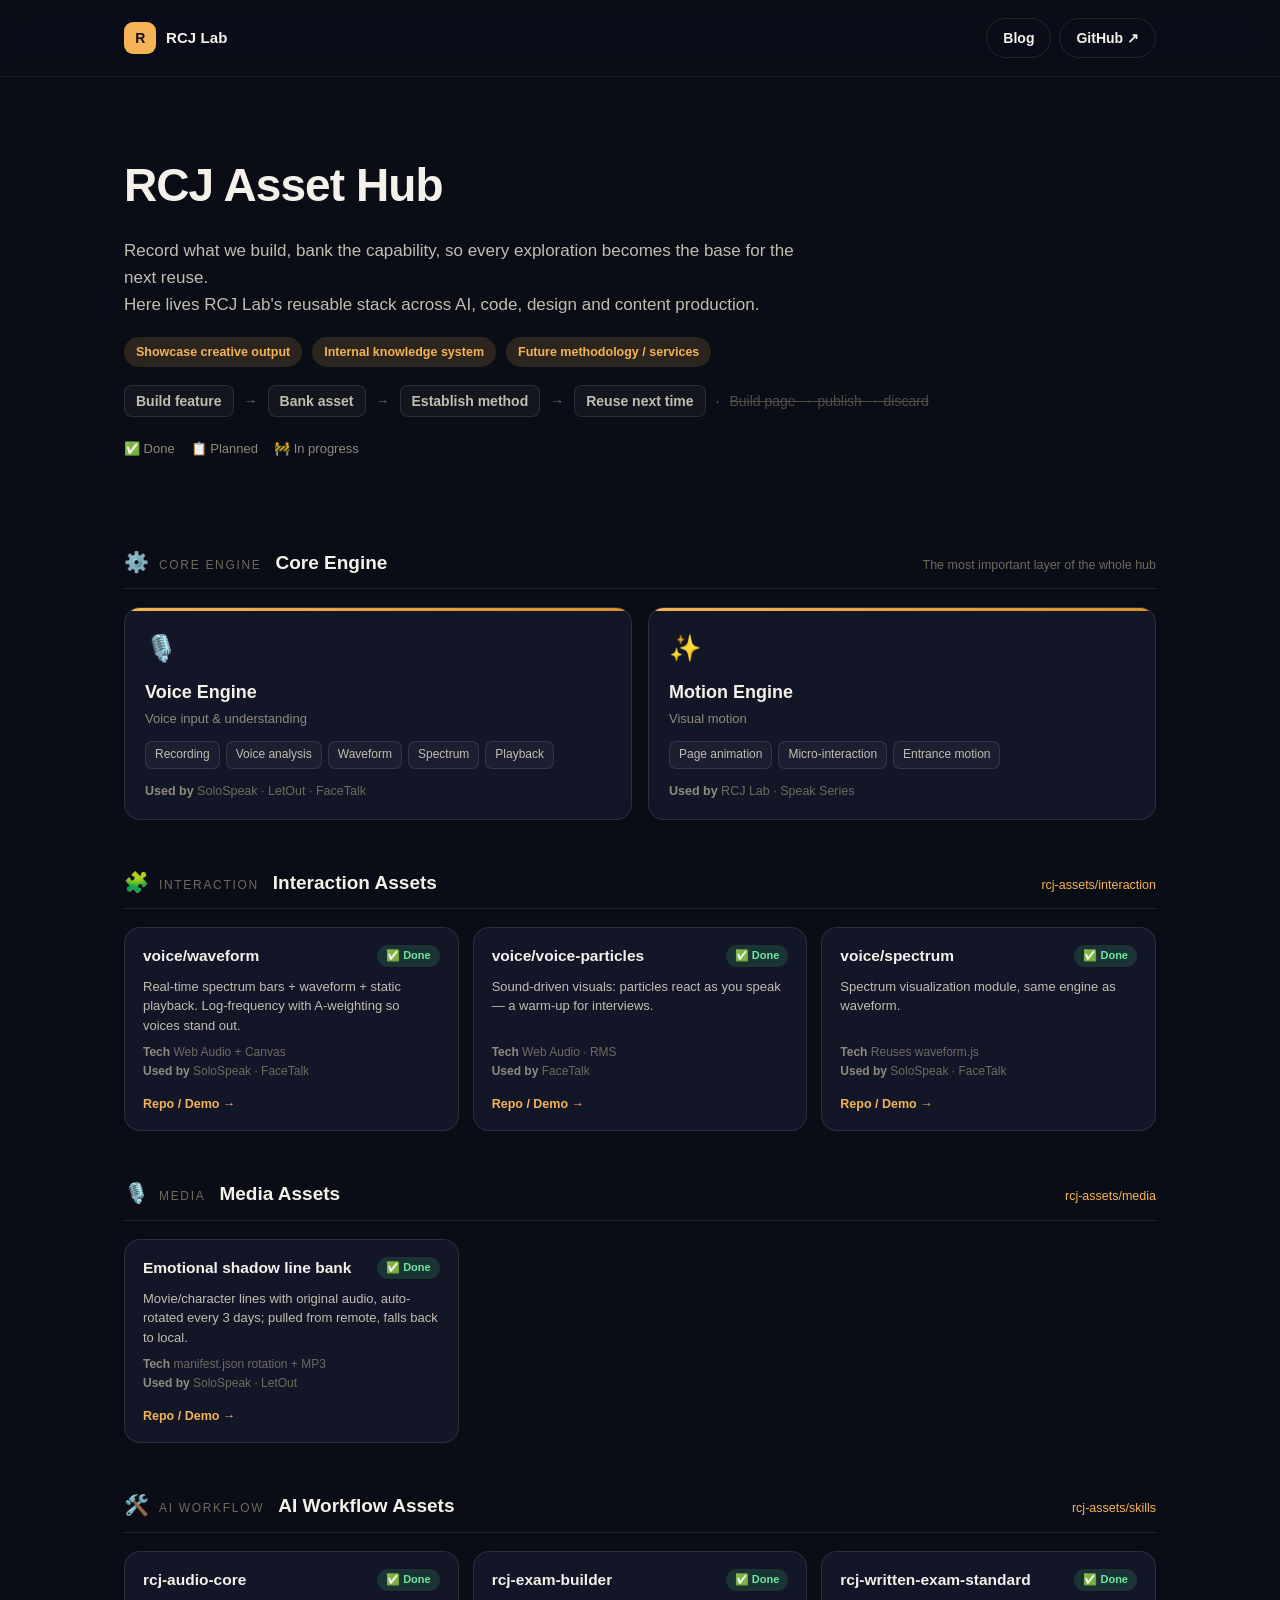
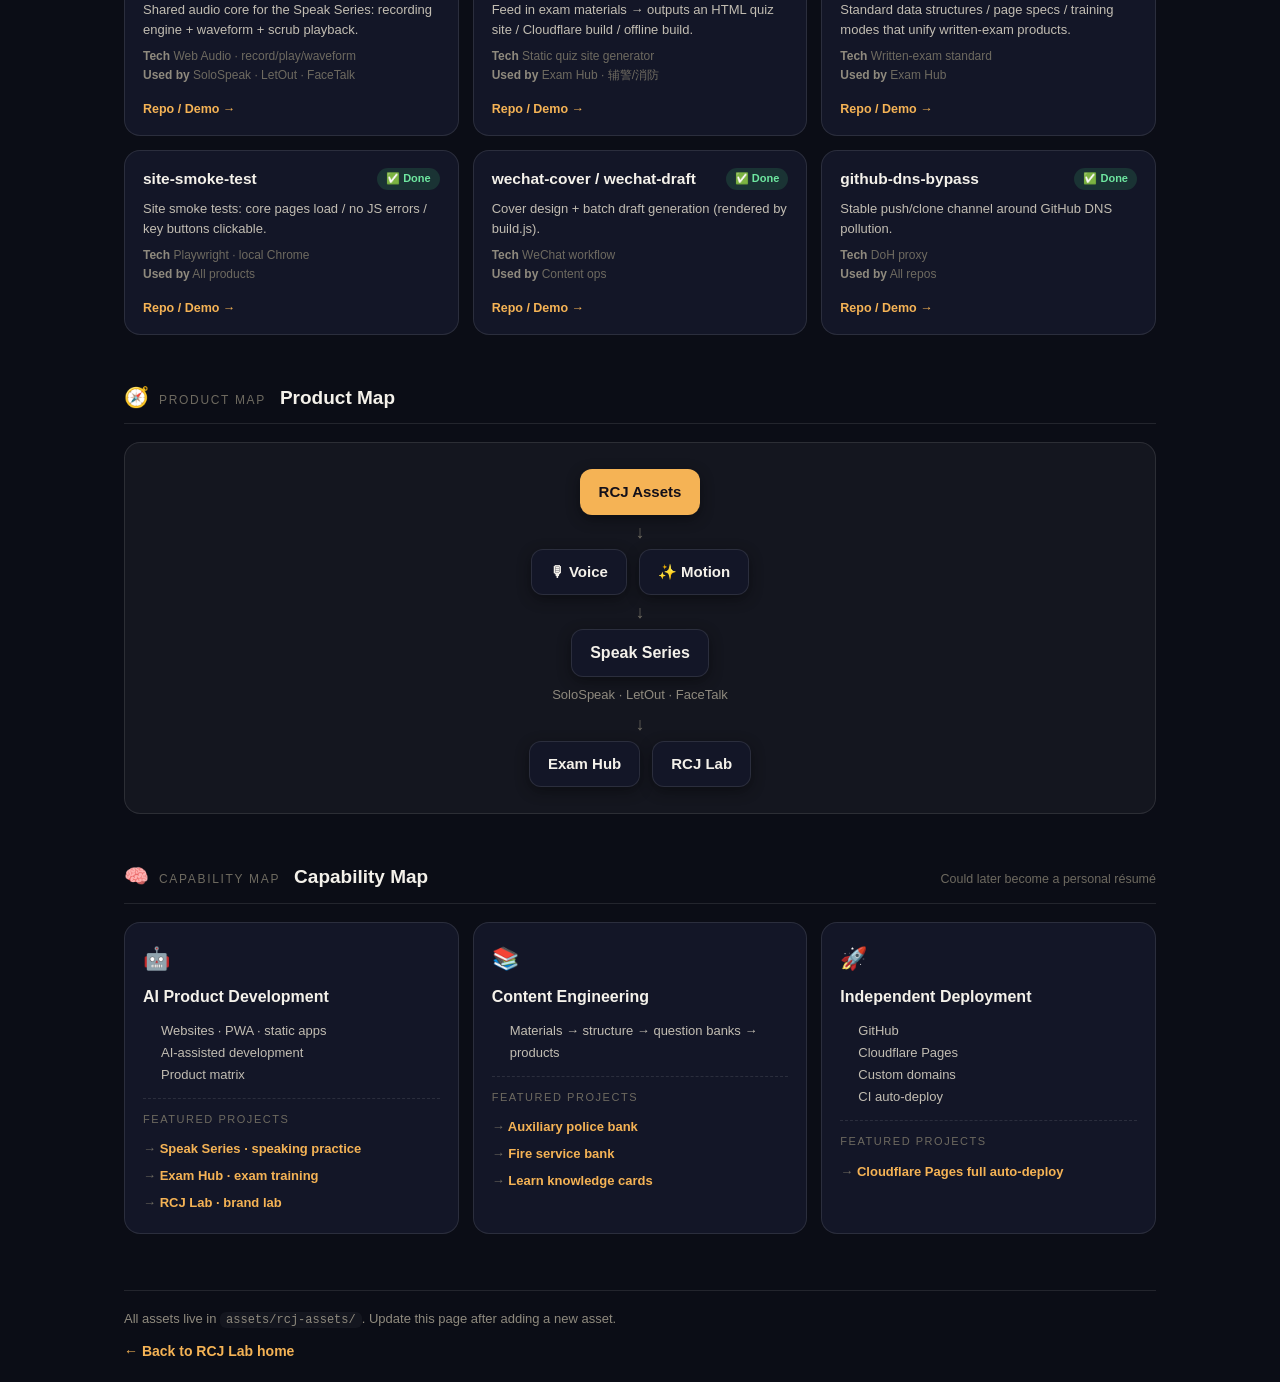
<file: assets.html>
﻿<!DOCTYPE html>
<html lang="en">
<head>
  <meta charset="UTF-8" />
  <meta name="viewport" content="width=device-width, initial-scale=1.0" />
  <meta name="theme-color" content="#0b0d16" />
  <title>RCJ Asset Hub</title>
  <meta name="description" content="RCJ Lab asset catalog — recording what we build so every exploration becomes the base for the next reuse. Core engines / interaction / media / AI workflows / design / product map / capability map." />
  <link rel="icon" href="data:image/svg+xml,%3Csvg xmlns='http://www.w3.org/2000/svg' viewBox='0 0 64 64'%3E%3Crect width='64' height='64' rx='14' fill='%23f5b355'/%3E%3Ctext x='32' y='42' text-anchor='middle' font-family='system-ui' font-size='28' font-weight='800' fill='%2313101a'%3ER%3C/text%3E%3C/svg%3E" />
  <style>
    /* ===== firefly 暗色设计系统（内置，替代线上 hub.v2.css） ===== */
    :root {
      --ink:#f4f1ea; --ink-2:#c2bdb2; --ink-3:#8f8a7e; --ink-4:#6e6a60;
      --line:rgba(255,255,255,.1); --line-2:rgba(255,255,255,.07);
      --bg:#0b0d16; --surface:#131627; --bg-soft:rgba(255,255,255,.04);
      --accent:#f5b355; --accent-weak:rgba(245,179,85,.14);
      --signal:#f5a524; --signal-weak:rgba(245,179,85,.14);
      --radius:16px; --radius-sm:10px; --max:1080px;
    }
    * { box-sizing:border-box; margin:0; padding:0; }
    html { -webkit-text-size-adjust:100%; scroll-behavior:smooth; }
    body {
      font-family:-apple-system,BlinkMacSystemFont,"PingFang SC","Microsoft YaHei","Segoe UI",Roboto,sans-serif;
      color:var(--ink); background:var(--bg); line-height:1.6; -webkit-font-smoothing:antialiased;
    }
    a { color:inherit; text-decoration:none; }
    ul { list-style:none; }
    .container { max-width:var(--max); margin:0 auto; padding:0 24px; }
    .site-header { padding:18px 0; position:sticky; top:0; z-index:50; background:rgba(11,13,22,.82); backdrop-filter:saturate(180%) blur(14px); -webkit-backdrop-filter:saturate(180%) blur(14px); border-bottom:1px solid var(--line-2); }
    .nav { display:flex; align-items:center; justify-content:space-between; }
    .wordmark { display:inline-flex; align-items:center; gap:10px; font-weight:700; }
    .mark { display:inline-grid; place-items:center; width:32px; height:32px; border-radius:9px; background:var(--accent); color:#13101a; font-size:14px; font-weight:800; letter-spacing:-.5px; }
    .wm-text { font-size:15px; letter-spacing:.1px; color:var(--ink); }
    .nav-actions { display:flex; align-items:center; gap:8px; margin-left:auto; }
    .nav-link { display:inline-flex; align-items:center; gap:5px; padding:8px 16px; border:1px solid var(--line); border-radius:999px; font-size:14px; font-weight:600; color:var(--ink); transition:border-color .2s ease, background .2s ease, color .2s ease; }
    .nav-link:hover, .nav-link:focus { border-color:var(--ink-4); background:var(--bg-soft); color:var(--accent); }
    @media (max-width:480px) { .nav-link { padding:7px 13px; font-size:13px; } }
    /* 萤火虫暖黄光点（firefly 氛围） */
    .fireflies { position:fixed; inset:0; z-index:0; pointer-events:none; overflow:hidden; }
    .fireflies i { position:absolute; bottom:-12px; border-radius:50%; background:radial-gradient(circle,rgba(255,238,196,.98) 0%,rgba(247,212,138,.5) 42%,rgba(247,212,138,0) 74%); opacity:0; will-change:transform,opacity; animation:ffRise var(--t,11s) ease-in-out var(--d,0s) infinite; }
    @keyframes ffRise { 0%{transform:translate3d(0,0,0) scale(.7);opacity:0;} 14%{opacity:var(--o,.8);} 55%{opacity:var(--o2,.4);} 100%{transform:translate3d(var(--dx,30px),-96vh,0) scale(1.15);opacity:0;} }
    main.container, .site-header { position:relative; z-index:1; }
    @media (prefers-reduced-motion:reduce) { * { animation:none !important; scroll-behavior:auto; } }
  </style>
  <style>
    .asset-hero { padding: 72px 0 36px; }
    .asset-hero h1 { font-size: clamp(28px, 5vw, 46px); font-weight: 800; letter-spacing: -0.02em; margin: 0 0 14px; }
    .asset-hero .sub { font-size: 17px; color: var(--ink-2); max-width: 680px; margin: 0 0 18px; line-height: 1.6; }
    .roles { display: flex; gap: 10px; flex-wrap: wrap; margin: 0 0 18px; }
    .role { font-size: 12.5px; font-weight: 600; color: var(--accent); background: var(--accent-weak); padding: 5px 12px; border-radius: 999px; }
    .principle { display: flex; gap: 10px; flex-wrap: wrap; align-items: center; font-size: 14px; color: var(--ink-3); }
    .principle .chip { background: var(--bg-soft); border: 1px solid var(--line); padding: 4px 11px; border-radius: 8px; font-weight: 600; color: var(--ink-2); }
    .principle .arrow { color: var(--ink-4); }
    .principle .no { text-decoration: line-through; color: var(--ink-4); opacity: .7; }

    .legend { display: flex; gap: 16px; flex-wrap: wrap; margin: 22px 0 4px; font-size: 13px; color: var(--ink-3); }
    .legend span { display: inline-flex; align-items: center; gap: 6px; }

    .layer { margin: 46px 0; }
    .layer-head { display: flex; align-items: baseline; gap: 10px; padding-bottom: 10px; border-bottom: 1px solid var(--line); margin-bottom: 18px; }
    .layer-ico { font-size: 20px; }
    .layer-title { font-size: 19px; font-weight: 800; color: var(--ink); }
    .layer-kicker { font-size: 12px; color: var(--ink-4); letter-spacing: .14em; text-transform: uppercase; margin-right: 4px; }
    .layer-repo { font-size: 12.5px; color: var(--ink-4); margin-left: auto; }
    .layer-repo a { color: var(--accent); }

    .grid { display: grid; grid-template-columns: repeat(auto-fill, minmax(260px, 1fr)); gap: 14px; }
    .card { background: var(--surface); border: 1px solid var(--line); border-radius: var(--radius); padding: 16px 18px; transition: box-shadow .22s ease, border-color .22s ease, transform .22s ease; display: flex; flex-direction: column; gap: 8px; }
    .card:hover { box-shadow: 0 16px 36px rgba(0,0,0,.5); border-color: var(--ink-4); transform: translateY(-2px); }
    .card-top { display: flex; align-items: center; justify-content: space-between; gap: 8px; }
    .card-name { font-size: 15.5px; font-weight: 700; color: var(--ink); }
    .pill { font-size: 11px; font-weight: 600; padding: 2px 9px; border-radius: 999px; white-space: nowrap; }
    .pill.done { background: rgba(74,222,128,.14); color: #6ee7a0; }
    .pill.planned { background: var(--signal-weak); color: #fbbf24; }
    .pill.wip { background: rgba(245,179,85,.14); color: var(--accent); }
    .card-desc { font-size: 13px; color: var(--ink-2); line-height: 1.5; }
    .card-meta { font-size: 12px; color: var(--ink-4); line-height: 1.55; margin-top: auto; }
    .card-meta b { color: var(--ink-3); font-weight: 600; }
    .card-links { display: flex; gap: 12px; margin-top: 6px; }
    .card-links a { font-size: 12.5px; font-weight: 600; color: var(--accent); }
    .card-links a:hover { text-decoration: underline; }

    /* ===== 核心引擎面板 ===== */
    .engines { display: grid; grid-template-columns: repeat(auto-fit, minmax(280px, 1fr)); gap: 16px; margin-top: 6px; }
    .engine { background: var(--surface); border: 1px solid var(--line); border-radius: var(--radius); padding: 20px 20px 18px; position: relative; overflow: hidden; }
    .engine::before { content: ''; position: absolute; left: 0; top: 0; right: 0; height: 3px; background: linear-gradient(90deg, var(--accent), var(--accent-deep, #d9912f)); }
    .engine-ico { font-size: 26px; }
    .engine-name { font-size: 18px; font-weight: 800; color: var(--ink); margin: 8px 0 2px; }
    .engine-tag { font-size: 13px; color: var(--ink-3); margin-bottom: 12px; }
    .engine-caps { display: flex; flex-wrap: wrap; gap: 6px; margin-bottom: 12px; }
    .engine-caps span { font-size: 12px; color: var(--ink-2); background: var(--bg-soft); border: 1px solid var(--line); padding: 3px 9px; border-radius: 7px; }
    .engine-apps { font-size: 12.5px; color: var(--ink-4); }
    .engine-apps b { color: var(--ink-3); font-weight: 600; }

    /* ===== 产品映射图 ===== */
    .pmap { display: flex; flex-direction: column; align-items: center; gap: 8px; padding: 26px 16px; background: var(--bg-soft); border: 1px solid var(--line); border-radius: var(--radius); }
    .pm-node { background: var(--surface); border: 1px solid var(--line); border-radius: 12px; padding: 10px 18px; font-weight: 700; color: var(--ink); font-size: 15px; box-shadow: 0 4px 14px rgba(0,0,0,.4); }
    .pm-root { background: var(--accent); color: #13101a; border-color: transparent; }
    .pm-mid { font-size: 16px; }
    .pm-row, .pm-row2 { display: flex; gap: 12px; flex-wrap: wrap; justify-content: center; }
    .pm-arrow { color: var(--ink-4); font-size: 18px; line-height: 1; }
    .pm-sub { font-size: 13px; color: var(--ink-3); margin-bottom: 2px; }

    /* ===== 能力地图 ===== */
    .caps { display: grid; grid-template-columns: repeat(auto-fit, minmax(240px, 1fr)); gap: 14px; }
    .cap { background: var(--surface); border: 1px solid var(--line); border-radius: var(--radius); padding: 18px 18px 16px; }
    .cap-ico { font-size: 22px; }
    .cap-name { font-size: 16px; font-weight: 800; color: var(--ink); margin: 8px 0 10px; }
    .cap ul { margin: 0; padding-left: 18px; }
    .cap li { font-size: 13px; color: var(--ink-2); line-height: 1.7; }
    .cap-projects { margin-top: 12px; padding-top: 12px; border-top: 1px dashed var(--line); }
    .cap-projects .lab { font-size: 11px; letter-spacing: .14em; text-transform: uppercase; color: var(--ink-4); margin-bottom: 8px; }
    .cap-projects a { display: block; font-size: 13px; font-weight: 600; color: var(--accent); text-decoration: none; padding: 3px 0; }
    .cap-projects a:hover { text-decoration: underline; }
    .cap-projects a::before { content: '→ '; color: var(--ink-4); }

    .foot { margin: 56px 0 20px; padding-top: 18px; border-top: 1px solid var(--line); font-size: 13px; color: var(--ink-3); }
    .foot code { background: var(--bg-soft); padding: 1px 6px; border-radius: 6px; font-size: 12px; }
    .back { display: inline-block; margin-top: 10px; font-size: 14px; color: var(--accent); font-weight: 600; }
  </style>
</head>
<body class="hub">
  <div class="fireflies" id="fireflies" aria-hidden="true"></div>
  <header class="site-header">
    <div class="container nav">
      <a class="wordmark" href="/">
        <span class="mark">R</span>
        <span class="wm-text">RCJ Lab</span>
      </a>
      <nav class="nav-actions" aria-label="Site navigation">
        <a class="nav-link" href="https://blog.955827.xyz">Blog</a>
        <a class="nav-link" href="https://github.com/Bortala5827/rcj-lab" target="_blank" rel="noopener">GitHub ↗</a>
      </nav>
    </div>
  </header>

  <main class="container">
    <section class="asset-hero">
      <h1>RCJ Asset Hub</h1>
      <p class="sub">Record what we build, bank the capability, so every exploration becomes the base for the next reuse.<br>Here lives RCJ Lab's reusable stack across AI, code, design and content production.</p>
      <div class="roles">
        <span class="role">Showcase creative output</span>
        <span class="role">Internal knowledge system</span>
        <span class="role">Future methodology / services</span>
      </div>
      <div class="principle">
        <span class="chip">Build feature</span><span class="arrow">→</span>
        <span class="chip">Bank asset</span><span class="arrow">→</span>
        <span class="chip">Establish method</span><span class="arrow">→</span>
        <span class="chip">Reuse next time</span>
        <span class="arrow">·</span>
        <span class="no">Build page → publish → discard</span>
      </div>
      <div class="legend">
        <span>✅ Done</span>
        <span>📋 Planned</span>
        <span>🚧 In progress</span>
      </div>
    </section>

    <!-- 一、核心引擎 -->
    <section class="layer">
      <div class="layer-head">
        <span class="layer-ico">⚙️</span>
        <span class="layer-kicker">Core Engine</span>
        <span class="layer-title">Core Engine</span>
        <span class="layer-repo">The most important layer of the whole hub</span>
      </div>
      <div class="engines" id="engines"></div>
    </section>

    <!-- 2 · Interaction assets -->
    <section class="layer">
      <div class="layer-head">
        <span class="layer-ico">🧩</span>
        <span class="layer-kicker">Interaction</span>
        <span class="layer-title">Interaction Assets</span>
        <span class="layer-repo"><a href="https://github.com/Bortala5827/rcj-lab/tree/main/assets/rcj-assets/interaction" target="_blank" rel="noopener">rcj-assets/interaction</a></span>
      </div>
      <div class="grid" data-layer="interaction"></div>
    </section>

    <!-- 三、媒体资产 -->
    <section class="layer">
      <div class="layer-head">
        <span class="layer-ico">🎙️</span>
        <span class="layer-kicker">Media</span>
        <span class="layer-title">Media Assets</span>
        <span class="layer-repo"><a href="https://github.com/Bortala5827/rcj-lab/tree/main/assets/rcj-assets/media" target="_blank" rel="noopener">rcj-assets/media</a></span>
      </div>
      <div class="grid" data-layer="media"></div>
    </section>

    <!-- 四、AI 工作流资产 -->
    <section class="layer">
      <div class="layer-head">
        <span class="layer-ico">🛠️</span>
        <span class="layer-kicker">AI Workflow</span>
        <span class="layer-title">AI Workflow Assets</span>
        <span class="layer-repo"><a href="https://github.com/Bortala5827/rcj-lab/tree/main/assets/rcj-assets/skills" target="_blank" rel="noopener">rcj-assets/skills</a></span>
      </div>
      <div class="grid" data-layer="workflow"></div>
    </section>

    <!-- 五、产品映射 -->
    <section class="layer">
      <div class="layer-head">
        <span class="layer-ico">🧭</span>
        <span class="layer-kicker">Product Map</span>
        <span class="layer-title">Product Map</span>
      </div>
      <div class="pmap">
        <div class="pm-node pm-root">RCJ Assets</div>
        <div class="pm-arrow">↓</div>
        <div class="pm-row">
          <div class="pm-node">🎙 Voice</div>
          <div class="pm-node">✨ Motion</div>
        </div>
        <div class="pm-arrow">↓</div>
        <div class="pm-node pm-mid">Speak Series</div>
        <div class="pm-sub">SoloSpeak · LetOut · FaceTalk</div>
        <div class="pm-arrow">↓</div>
        <div class="pm-row2">
          <div class="pm-node">Exam Hub</div>
          <div class="pm-node">RCJ Lab</div>
        </div>
      </div>
    </section>

    <!-- 六、能力地图 -->
    <section class="layer">
      <div class="layer-head">
        <span class="layer-ico">🧠</span>
        <span class="layer-kicker">Capability Map</span>
        <span class="layer-title">Capability Map</span>
        <span class="layer-repo">Could later become a personal résumé</span>
      </div>
      <div class="caps" id="caps"></div>
    </section>

    <div class="foot">
      <p>All assets live in <code>assets/rcj-assets/</code>. Update this page after adding a new asset.</p>
      <a class="back" href="/">← Back to RCJ Lab home</a>
    </div>
  </main>

  <script>
    // ===== Core Engines =====
    const ENGINES = [
      { ico: '🎙️', name: 'Voice Engine', tag: 'Voice input & understanding',
        caps: ['Recording', 'Voice analysis', 'Waveform', 'Spectrum', 'Playback'],
        apps: 'SoloSpeak · LetOut · FaceTalk' },
      { ico: '✨', name: 'Motion Engine', tag: 'Visual motion',
        caps: ['Page animation', 'Micro-interaction', 'Entrance motion'],
        apps: 'RCJ Lab · Speak Series' },
    ];

    // ===== Asset layers =====
    const ASSETS = {
      interaction: [
        { name: 'voice/waveform', status: 'done', tech: 'Web Audio + Canvas',
          desc: 'Real-time spectrum bars + waveform + static playback. Log-frequency with A-weighting so voices stand out.',
          usedBy: 'SoloSpeak · FaceTalk',
          url: 'https://github.com/Bortala5827/rcj-lab/tree/main/assets/rcj-assets/interaction/voice/waveform' },
        { name: 'voice/voice-particles', status: 'done', tech: 'Web Audio · RMS',
          desc: 'Sound-driven visuals: particles react as you speak — a warm-up for interviews.',
          usedBy: 'FaceTalk',
          url: 'https://github.com/Bortala5827/rcj-lab/tree/main/assets/rcj-assets/interaction/voice/voice-particles' },
        { name: 'voice/spectrum', status: 'done', tech: 'Reuses waveform.js',
          desc: 'Spectrum visualization module, same engine as waveform.',
          usedBy: 'SoloSpeak · FaceTalk',
          url: 'https://github.com/Bortala5827/rcj-lab/tree/main/assets/rcj-assets/interaction/voice/spectrum' },
      ],
      media: [
        { name: 'Emotional shadow line bank', status: 'done', tech: 'manifest.json rotation + MP3',
          desc: 'Movie/character lines with original audio, auto-rotated every 3 days; pulled from remote, falls back to local.',
          usedBy: 'SoloSpeak · LetOut',
          url: 'https://github.com/Bortala5827/rcj-lab/tree/main/assets/rcj-assets/media' },
      ],
      workflow: [
        { name: 'rcj-audio-core', status: 'done', tech: 'Web Audio · record/play/waveform',
          desc: 'Shared audio core for the Speak Series: recording engine + waveform + scrub playback.',
          usedBy: 'SoloSpeak · LetOut · FaceTalk',
          url: 'https://github.com/Bortala5827/rcj-lab/tree/main/assets/skills/rcj-audio-core' },
        { name: 'rcj-exam-builder', status: 'done', tech: 'Static quiz site generator',
          desc: 'Feed in exam materials → outputs an HTML quiz site / Cloudflare build / offline build.',
          usedBy: 'Exam Hub · 辅警/消防',
          url: 'https://github.com/Bortala5827/rcj-lab/tree/main/assets/skills/rcj-exam-builder' },
        { name: 'rcj-written-exam-standard', status: 'done', tech: 'Written-exam standard',
          desc: 'Standard data structures / page specs / training modes that unify written-exam products.',
          usedBy: 'Exam Hub',
          url: 'https://github.com/Bortala5827/rcj-lab/tree/main/assets/skills/rcj-written-exam-standard' },
        { name: 'site-smoke-test', status: 'done', tech: 'Playwright · local Chrome',
          desc: 'Site smoke tests: core pages load / no JS errors / key buttons clickable.',
          usedBy: 'All products',
          url: 'https://github.com/Bortala5827/rcj-lab/tree/main/assets/skills/site-smoke-test' },
        { name: 'wechat-cover / wechat-draft', status: 'done', tech: 'WeChat workflow',
          desc: 'Cover design + batch draft generation (rendered by build.js).',
          usedBy: 'Content ops',
          url: 'https://github.com/Bortala5827/rcj-lab/tree/main/assets/skills/wechat-cover' },
        { name: 'github-dns-bypass', status: 'done', tech: 'DoH proxy',
          desc: 'Stable push/clone channel around GitHub DNS pollution.',
          usedBy: 'All repos',
          url: 'https://github.com/Bortala5827/rcj-lab/tree/main/assets/skills/github-dns-bypass' },
      ],
    };

    // ===== Capability map =====
    const CAPS = [
      { ico: '🤖', name: 'AI Product Development',
        items: ['Websites · PWA · static apps', 'AI-assisted development', 'Product matrix'],
        projects: [
          { label: 'Speak Series · speaking practice', url: 'https://speak.955827.xyz/solospeak' },
          { label: 'Exam Hub · exam training', url: 'https://exam.955827.xyz' },
          { label: 'RCJ Lab · brand lab', url: '/' },
        ] },
      { ico: '📚', name: 'Content Engineering',
        items: ['Materials → structure → question banks → products'],
        projects: [
          { label: 'Auxiliary police bank', url: 'https://exam.955827.xyz/fj' },
          { label: 'Fire service bank', url: 'https://exam.955827.xyz/xf' },
          { label: 'Learn knowledge cards', url: 'https://exam.955827.xyz/learn' },
        ] },
      { ico: '🚀', name: 'Independent Deployment',
        items: ['GitHub', 'Cloudflare Pages', 'Custom domains', 'CI auto-deploy'],
        projects: [
          { label: 'Cloudflare Pages full auto-deploy', url: '/' },
        ] },
    ];

    const pillText = { done: '✅ Done', planned: '📋 Planned', wip: '🚧 In progress' };

    // 渲染核心引擎
    const engWrap = document.getElementById('engines');
    ENGINES.forEach(e => {
      const el = document.createElement('div');
      el.className = 'engine';
      el.innerHTML = `
        <div class="engine-ico">${e.ico}</div>
        <div class="engine-name">${e.name}</div>
        <div class="engine-tag">${e.tag}</div>
        <div class="engine-caps">${e.caps.map(c => `<span>${c}</span>`).join('')}</div>
        <div class="engine-apps"><b>Used by</b> ${e.apps}</div>`;
      engWrap.appendChild(el);
    });

    // 渲染资产层
    Object.keys(ASSETS).forEach(layer => {
      const grid = document.querySelector(`[data-layer="${layer}"]`);
      if (!grid) return;
      ASSETS[layer].forEach(it => {
        const card = document.createElement('div');
        card.className = 'card';
        const links = it.url && it.url !== '#'
          ? `<div class="card-links"><a href="${it.url}" target="_blank" rel="noopener">Repo / Demo →</a></div>`
          : '';
        card.innerHTML = `
          <div class="card-top">
            <span class="card-name">${it.name}</span>
            <span class="pill ${it.status}">${pillText[it.status]}</span>
          </div>
          <div class="card-desc">${it.desc}</div>
          <div class="card-meta"><b>Tech</b> ${it.tech}<br><b>Used by</b> ${it.usedBy}</div>
          ${links}`;
        grid.appendChild(card);
      });
    });

    // 渲染能力地图
    const capWrap = document.getElementById('caps');
    CAPS.forEach(c => {
      const el = document.createElement('div');
      el.className = 'cap';
      const projects = (c.projects || []).map(p => `<a href="${p.url}" target="_blank" rel="noopener">${p.label}</a>`).join('');
      el.innerHTML = `
        <div class="cap-ico">${c.ico}</div>
        <div class="cap-name">${c.name}</div>
        <ul>${c.items.map(i => `<li>${i}</li>`).join('')}</ul>
        <div class="cap-projects"><div class="lab">Featured projects</div>${projects}</div>`;
      capWrap.appendChild(el);
    });

    // 萤火虫暖黄光点
    (function(){
      if (window.matchMedia && window.matchMedia('(prefers-reduced-motion: reduce)').matches) return;
      var box = document.getElementById('fireflies'); if (!box) return;
      var frag = document.createDocumentFragment();
      var N = window.innerWidth < 640 ? 12 : 20;
      for (var i = 0; i < N; i++) {
        var s = document.createElement('i');
        var size = (2.5 + Math.random() * 4).toFixed(1);
        s.style.cssText = 'left:' + (Math.random() * 100).toFixed(1) + '%;bottom:-12px;width:' + size + 'px;height:' + size + 'px;' +
          '--t:' + (9 + Math.random() * 10).toFixed(1) + 's;--d:' + (Math.random() * 7).toFixed(1) + 's;' +
          '--dx:' + (Math.random() * 140 - 70).toFixed(0) + 'px;--o:' + (0.5 + Math.random() * 0.5).toFixed(2) + ';--o2:' + (0.2 + Math.random() * 0.3).toFixed(2) + ';';
        frag.appendChild(s);
      }
      box.appendChild(frag);
    })();
  </script>
</body>
</html>
</file>
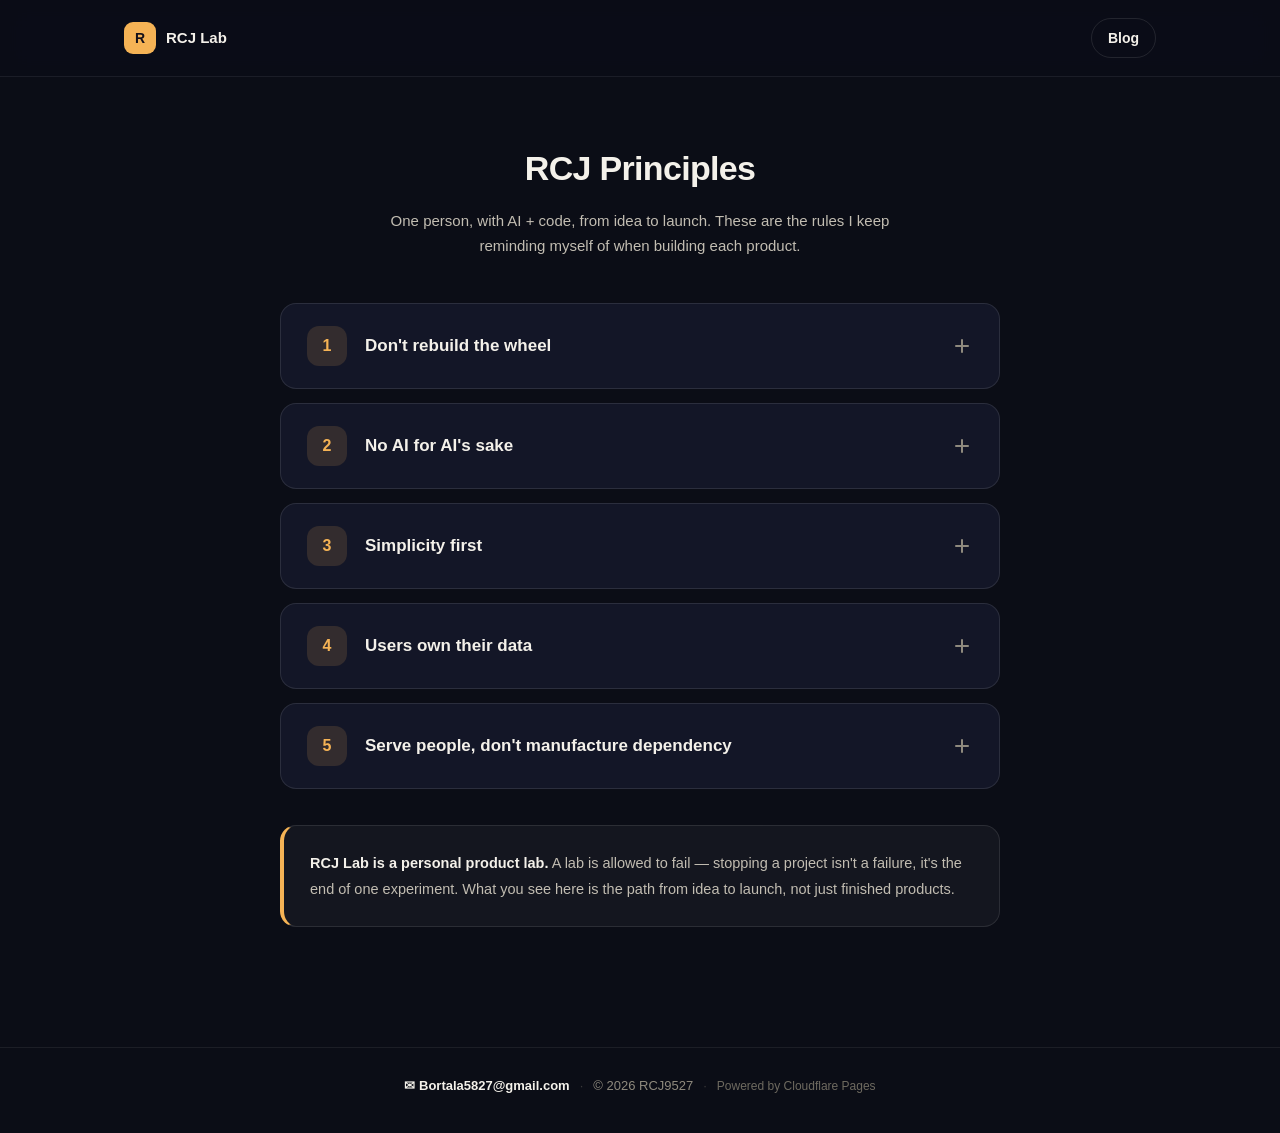
<file: principles.html>
<!DOCTYPE html>
<html lang="en">
<head>
  <meta charset="UTF-8" />
  <meta name="viewport" content="width=device-width, initial-scale=1.0" />
  <meta name="theme-color" content="#0b0d16" />
  <title>RCJ Principles</title>
  <meta name="description" content="RCJ product principles: don't rebuild the wheel, no AI for AI's sake, simplicity first, users own their data, products serve people instead of creating dependency." />
  <link rel="icon" href="data:image/svg+xml,%3Csvg xmlns='http://www.w3.org/2000/svg' viewBox='0 0 64 64'%3E%3Crect width='64' height='64' rx='14' fill='%23f5b355'/%3E%3Ctext x='32' y='42' text-anchor='middle' font-family='system-ui' font-size='28' font-weight='800' fill='%2313101a'%3ER%3C/text%3E%3C/svg%3E" />
  <style>
    /* ===== firefly 暗色设计系统（内置，替代线上 hub.v2.css） ===== */
    :root {
      --ink:#f4f1ea; --ink-2:#c2bdb2; --ink-3:#8f8a7e; --ink-4:#6e6a60;
      --line:rgba(255,255,255,.1); --line-2:rgba(255,255,255,.07);
      --bg:#0b0d16; --surface:#131627; --bg-soft:rgba(255,255,255,.04);
      --accent:#f5b355; --accent-weak:rgba(245,179,85,.14); --accent-deep:#d9912f;
      --radius:16px; --radius-sm:10px; --max:1080px;
    }
    * { box-sizing:border-box; margin:0; padding:0; }
    html { scroll-behavior:smooth; }
    body { font-family:-apple-system,BlinkMacSystemFont,"PingFang SC","Microsoft YaHei","Segoe UI",Roboto,sans-serif; color:var(--ink); background:var(--bg); line-height:1.6; -webkit-font-smoothing:antialiased; }
    a { color:inherit; text-decoration:none; }
    ul { list-style:none; }
    .container { max-width:var(--max); margin:0 auto; padding:0 24px; }
    .site-header { padding:18px 0; position:sticky; top:0; z-index:50; background:rgba(11,13,22,.82); backdrop-filter:saturate(180%) blur(14px); -webkit-backdrop-filter:saturate(180%) blur(14px); border-bottom:1px solid var(--line-2); }
    .nav { display:flex; align-items:center; justify-content:space-between; }
    .wordmark { display:inline-flex; align-items:center; gap:10px; font-weight:700; }
    .mark { display:inline-grid; place-items:center; width:32px; height:32px; border-radius:9px; background:var(--accent); color:#13101a; font-size:14px; font-weight:800; }
    .wm-text { font-size:15px; color:var(--ink); }
    .nav-actions { display:flex; align-items:center; gap:8px; margin-left:auto; }
    .nav-link { display:inline-flex; align-items:center; gap:5px; padding:8px 16px; border:1px solid var(--line); border-radius:999px; font-size:14px; font-weight:600; color:var(--ink); transition:border-color .2s ease, background .2s ease, color .2s ease; }
    .nav-link:hover { border-color:var(--ink-4); background:var(--bg-soft); color:var(--accent); }
    .fireflies { position:fixed; inset:0; z-index:0; pointer-events:none; overflow:hidden; }
    .fireflies i { position:absolute; bottom:-12px; border-radius:50%; background:radial-gradient(circle,rgba(255,238,196,.98) 0%,rgba(247,212,138,.5) 42%,rgba(247,212,138,0) 74%); opacity:0; will-change:transform,opacity; animation:ffRise var(--t,11s) ease-in-out var(--d,0s) infinite; }
    @keyframes ffRise { 0%{transform:translate3d(0,0,0) scale(.7);opacity:0;} 14%{opacity:var(--o,.8);} 55%{opacity:var(--o2,.4);} 100%{transform:translate3d(var(--dx,30px),-96vh,0) scale(1.15);opacity:0;} }
    main, .site-header { position:relative; z-index:1; }

    /* ===== Principles 页 ===== */
    .principles { padding:64px 0 40px; }
    .pr-hero { text-align:center; margin-bottom:12px; }
    .pr-hero h1 { font-size:clamp(26px,3.4vw,34px); font-weight:700; letter-spacing:-.02em; color:var(--ink); margin-bottom:12px; }
    .pr-hero p { font-size:15px; color:var(--ink-2); max-width:560px; margin:0 auto; line-height:1.7; }
    .pr-list { max-width:720px; margin:44px auto 0; display:flex; flex-direction:column; gap:14px; }
    .pr-item { background:var(--surface); border:1px solid var(--line); border-radius:var(--radius); transition:border-color .2s ease, transform .2s ease, box-shadow .2s ease; overflow:hidden; }
    .pr-item[open] { border-color:var(--accent); }
    .pr-item:hover { border-color:var(--accent); box-shadow:0 10px 24px rgba(0,0,0,.5); }
    .pr-head { display:flex; align-items:center; gap:18px; padding:22px 26px; cursor:pointer; list-style:none; user-select:none; transition:background .15s ease; }
    .pr-head::-webkit-details-marker { display:none; }
    .pr-head:active { background:var(--bg-soft); }
    .pr-num { flex-shrink:0; width:40px; height:40px; border-radius:12px; display:grid; place-items:center; font-size:16px; font-weight:800; background:var(--accent-weak); color:var(--accent); }
    .pr-title { flex:1; font-size:17px; font-weight:700; color:var(--ink); }
    .pr-toggle { flex-shrink:0; width:22px; height:22px; position:relative; color:var(--ink-3); }
    .pr-toggle::before, .pr-toggle::after { content:""; position:absolute; top:50%; left:50%; background:currentColor; border-radius:2px; transform:translate(-50%,-50%); }
    .pr-toggle::before { width:14px; height:2px; }
    .pr-toggle::after { width:2px; height:14px; transition:transform .2s ease, opacity .2s ease; }
    .pr-item[open] .pr-toggle::after { transform:translate(-50%,-50%) scaleY(0); opacity:0; }
    .pr-body { padding:0 26px 22px 84px; }
    .pr-body p { font-size:14.5px; color:var(--ink-2); line-height:1.75; margin:0; }
    .pr-ethos { max-width:720px; margin:36px auto 0; padding:24px 26px; background:var(--bg-soft); border:1px solid var(--line); border-left:4px solid var(--accent); border-radius:var(--radius); }
    .pr-ethos p { font-size:14.5px; color:var(--ink-2); line-height:1.8; }
    .pr-ethos b { color:var(--ink); }

    /* ===== Footer ===== */
    .site-footer { margin-top:80px; border-top:1px solid var(--line-2); padding:28px 0 36px; color:var(--ink-3); font-size:13px; }
    .site-footer .footer-row { display:flex; flex-wrap:wrap; align-items:center; justify-content:center; gap:6px 10px; word-break:break-word; }
    .site-footer .footer-email { color:var(--ink); font-weight:600; text-decoration:none; word-break:break-all; }
    .site-footer .footer-email:hover { color:var(--accent); }
    .site-footer .footer-sep { opacity:.35; user-select:none; }
    .site-footer .footer-copy { color:var(--ink-3); }
    .site-footer .footer-powered { color:var(--ink-4); font-size:12px; }

    @media (max-width:720px) {
      .pr-head { padding:18px; gap:14px; }
      .pr-num { width:34px; height:34px; font-size:14px; }
      .pr-body { padding:0 18px 18px 66px; }
      .site-footer { font-size:12px; margin-bottom:64px; }
    }
    @media (prefers-reduced-motion:reduce) { * { animation:none !important; scroll-behavior:auto; } }
  </style>
</head>
<body class="hub">
  <div class="fireflies" id="fireflies" aria-hidden="true"></div>
  <header class="site-header">
    <div class="container nav">
      <a class="wordmark" href="/">
        <span class="mark">R</span>
        <span class="wm-text">RCJ Lab</span>
      </a>
      <nav class="nav-actions" aria-label="Site navigation">
        <a class="nav-link" href="https://blog.955827.xyz">Blog</a>
      </nav>
    </div>
  </header>

  <main>
    <section class="principles">
      <div class="container">
        <div class="pr-hero">
          <h1>RCJ Principles</h1>
          <p>One person, with AI + code, from idea to launch. These are the rules I keep reminding myself of when building each product.</p>
        </div>

        <div class="pr-list">
          <details class="pr-item">
            <summary class="pr-head">
              <span class="pr-num">1</span>
              <span class="pr-title">Don't rebuild the wheel</span>
              <span class="pr-toggle" aria-hidden="true"></span>
            </summary>
            <div class="pr-body">
              <p>When a good product already exists, use it and recommend it — don't rebuild it.</p>
            </div>
          </details>
          <details class="pr-item">
            <summary class="pr-head">
              <span class="pr-num">2</span>
              <span class="pr-title">No AI for AI's sake</span>
              <span class="pr-toggle" aria-hidden="true"></span>
            </summary>
            <div class="pr-body">
              <p>AI is a tool, not the product itself.</p>
            </div>
          </details>
          <details class="pr-item">
            <summary class="pr-head">
              <span class="pr-num">3</span>
              <span class="pr-title">Simplicity first</span>
              <span class="pr-toggle" aria-hidden="true"></span>
            </summary>
            <div class="pr-body">
              <p>Validate the need first, add complexity later.</p>
            </div>
          </details>
          <details class="pr-item">
            <summary class="pr-head">
              <span class="pr-num">4</span>
              <span class="pr-title">Users own their data</span>
              <span class="pr-toggle" aria-hidden="true"></span>
            </summary>
            <div class="pr-body">
              <p>Minimize unnecessary data collection. Local-first: don't upload what can stay on device.</p>
            </div>
          </details>
          <details class="pr-item">
            <summary class="pr-head">
              <span class="pr-num">5</span>
              <span class="pr-title">Serve people, don't manufacture dependency</span>
              <span class="pr-toggle" aria-hidden="true"></span>
            </summary>
            <div class="pr-body">
              <p>Don't keep users through social pressure or addictive mechanics.</p>
            </div>
          </details>
        </div>

        <div class="pr-ethos">
          <p><b>RCJ Lab is a personal product lab.</b> A lab is allowed to fail — stopping a project isn't a failure, it's the end of one experiment. What you see here is the path from idea to launch, not just finished products.</p>
        </div>
      </div>
    </section>
  </main>

  <footer class="site-footer">
    <div class="container">
      <div class="footer-row">
        <a class="footer-email" href="mailto:Bortala5827@gmail.com">✉ Bortala5827@gmail.com</a>
        <span class="footer-sep">·</span>
        <span class="footer-copy">© 2026 RCJ9527</span>
        <span class="footer-sep">·</span>
        <span class="footer-powered">Powered by Cloudflare Pages</span>
      </div>
    </div>
  </footer>
  <script>
    (function(){
      if (window.matchMedia && window.matchMedia('(prefers-reduced-motion: reduce)').matches) return;
      var box = document.getElementById('fireflies'); if (!box) return;
      var frag = document.createDocumentFragment();
      var N = window.innerWidth < 640 ? 12 : 20;
      for (var i = 0; i < N; i++) {
        var s = document.createElement('i');
        var size = (2.5 + Math.random() * 4).toFixed(1);
        s.style.cssText = 'left:' + (Math.random() * 100).toFixed(1) + '%;bottom:-12px;width:' + size + 'px;height:' + size + 'px;' +
          '--t:' + (9 + Math.random() * 10).toFixed(1) + 's;--d:' + (Math.random() * 7).toFixed(1) + 's;' +
          '--dx:' + (Math.random() * 140 - 70).toFixed(0) + 'px;--o:' + (0.5 + Math.random() * 0.5).toFixed(2) + ';--o2:' + (0.2 + Math.random() * 0.3).toFixed(2) + ';';
        frag.appendChild(s);
      }
      box.appendChild(frag);
    })();
  </script>
</body>
</html>
</file>
